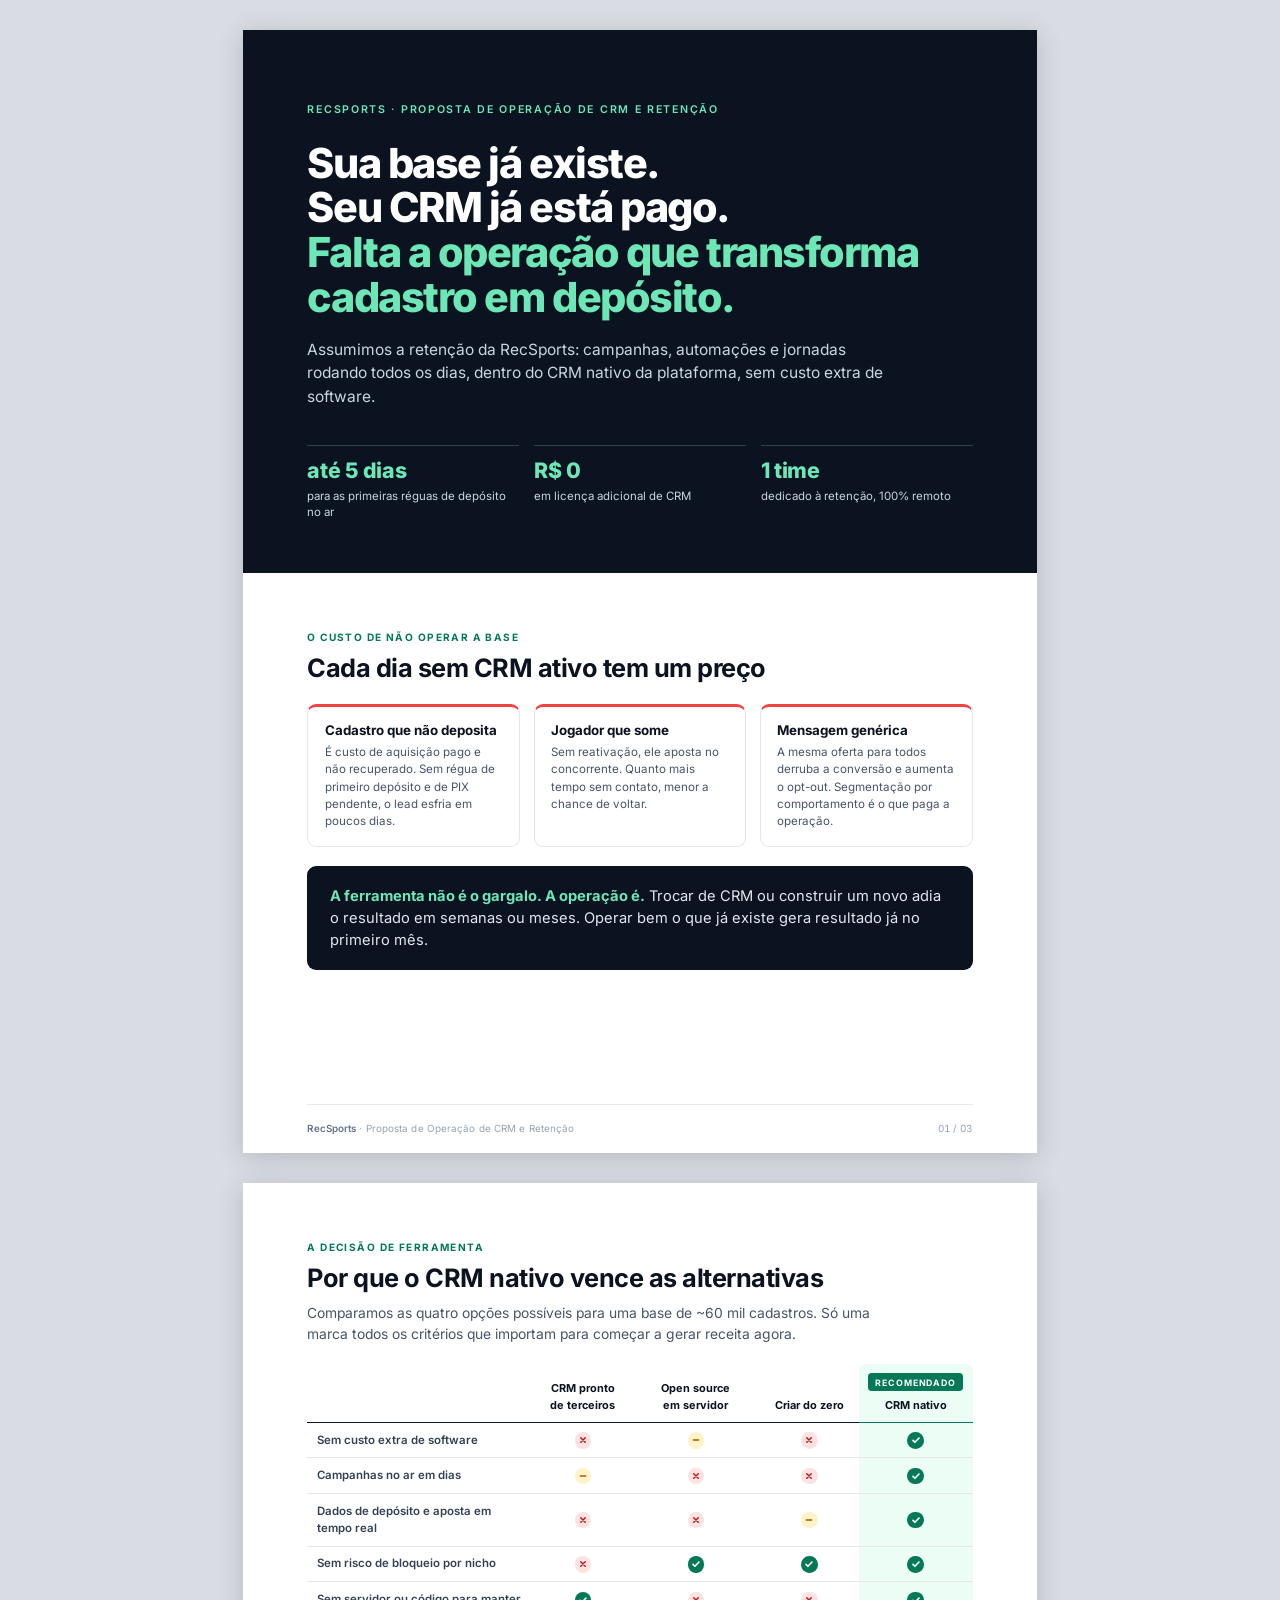
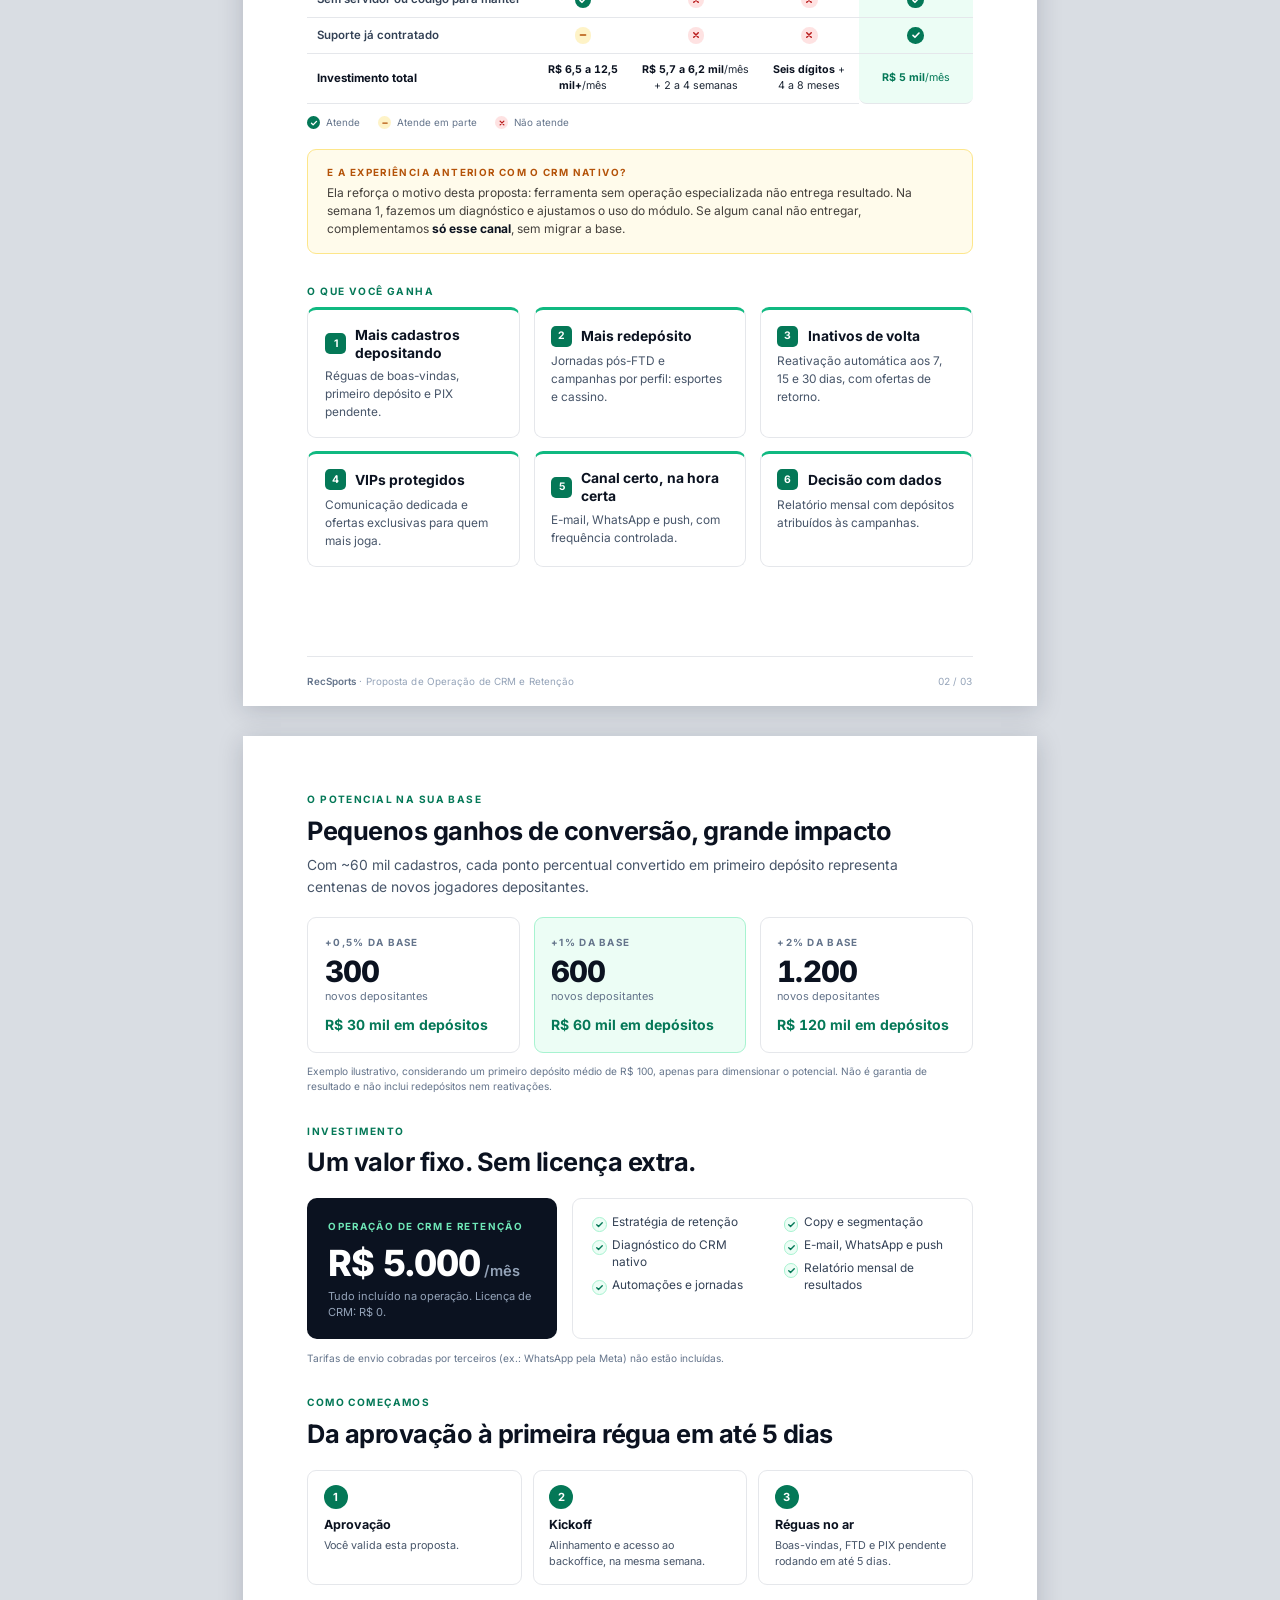
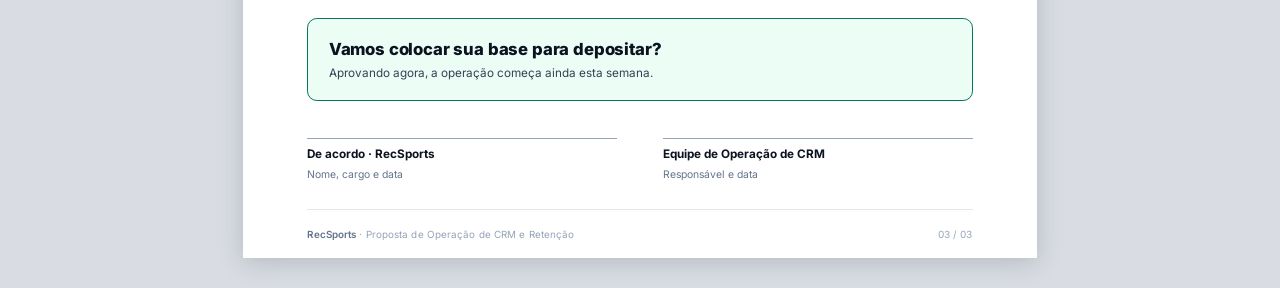
<file: proposta/proposta-comercial.html>
<!doctype html>
<html lang="pt-BR">
<head>
<meta charset="utf-8">
<meta name="viewport" content="width=device-width, initial-scale=1">
<title>Proposta Comercial · CRM e Retenção</title>
<style>
/* Proposta RecSports · Operação de CRM e Retenção — estilos de impressão (A4) */
@page { size: A4; margin: 0; }
@font-face { font-family: 'InterPDF'; font-weight: 400; font-style: normal; src: url('[data-uri]') format('woff2'); }
@font-face { font-family: 'InterPDF'; font-weight: 500; font-style: normal; src: url('[data-uri]') format('woff2'); }
@font-face { font-family: 'InterPDF'; font-weight: 600; font-style: normal; src: url('[data-uri]') format('woff2'); }
@font-face { font-family: 'InterPDF'; font-weight: 700; font-style: normal; src: url('[data-uri]') format('woff2'); }
@font-face { font-family: 'InterPDF'; font-weight: 800; font-style: normal; src: url('[data-uri]') format('woff2'); }

:root {
  --ink: #0b1220;
  --ink-2: #111a2e;
  --text: #1f2937;
  --muted: #64748b;
  --faint: #94a3b8;
  --line: #e5e7eb;
  --soft: #f6f8fa;
  --accent: #047857;
  --accent-2: #10b981;
  --accent-soft: #ecfdf5;
  --accent-line: #a7f3d0;
  --warn: #b45309;
  --warn-soft: #fffbeb;
  --warn-line: #fde68a;
  --bad: #b91c1c;
  --bad-soft: #fef2f2;
}

* { box-sizing: border-box; margin: 0; padding: 0; }
html { -webkit-print-color-adjust: exact; print-color-adjust: exact; }
body {
  font-family: 'InterPDF', 'Inter', system-ui, sans-serif;
  font-size: 9.5pt;
  line-height: 1.5;
  color: var(--text);
  background: #d9dde3;
  font-feature-settings: 'cv11', 'ss01';
}
@media print { body { background: #fff; } }

/* ---------- Página ---------- */
.page {
  width: 210mm;
  height: 297mm;
  background: #fff;
  position: relative;
  overflow: hidden;
  display: flex;
  flex-direction: column;
  break-after: page;
  page-break-after: always;
}
.page:last-child { break-after: auto; page-break-after: auto; }
@media screen { .page { margin: 8mm auto; box-shadow: 0 4px 24px rgba(15, 23, 42, .18); } }

.pad { flex: 1; padding: 15mm 17mm 0; display: flex; flex-direction: column; }
.foot {
  margin: 0 17mm;
  height: 13mm;
  border-top: 1px solid var(--line);
  display: flex;
  align-items: center;
  justify-content: space-between;
  font-size: 7.4pt;
  color: var(--faint);
  letter-spacing: .01em;
}
.foot b { color: var(--muted); font-weight: 600; }

/* ---------- Tipografia ---------- */
.eyebrow {
  font-size: 7.6pt;
  font-weight: 700;
  letter-spacing: .14em;
  text-transform: uppercase;
  color: var(--accent);
  margin-bottom: 2.2mm;
}
h2 {
  font-size: 19pt;
  line-height: 1.18;
  letter-spacing: -.02em;
  color: var(--ink);
  font-weight: 700;
  margin-bottom: 2.5mm;
}
h3 {
  font-size: 10.6pt;
  line-height: 1.3;
  color: var(--ink);
  font-weight: 700;
  margin-bottom: 1.2mm;
}
.lead { font-size: 10.4pt; color: #475569; line-height: 1.55; max-width: 158mm; }
p + p { margin-top: 2mm; }
strong { color: var(--ink); font-weight: 650; }
.muted { color: var(--muted); }
.small { font-size: 8pt; }
.note { font-size: 7.6pt; color: var(--muted); line-height: 1.45; }
.num { font-variant-numeric: tabular-nums; }
.section { margin-top: 8mm; }
.section:first-child { margin-top: 0; }
.gap-s { margin-top: 3mm; }
.gap-m { margin-top: 5mm; }
.gap-l { margin-top: 8mm; }
.grow { flex: 1; }

/* ---------- Capa ---------- */
.cover-top {
  background: var(--ink);
  color: #e2e8f0;
  padding: 17mm 17mm 11mm;
  position: relative;
}
.cover-top::after {
  content: '';
  position: absolute;
  left: 17mm; bottom: 0;
  width: 26mm; height: 1.4mm;
  background: var(--accent-2);
}
.cover-kicker {
  font-size: 8pt; font-weight: 600; letter-spacing: .16em; text-transform: uppercase;
  color: #6ee7b7;
}
.cover-top h1 {
  font-size: 38pt; line-height: 1.04; letter-spacing: -.035em; font-weight: 800;
  color: #fff; margin: 6mm 0 4mm;
}
.cover-lead { font-size: 12.2pt; line-height: 1.5; color: #cbd5e1; max-width: 150mm; }
.cover-meta {
  display: grid; grid-template-columns: repeat(3, 1fr); gap: 6mm;
  margin-top: 9mm; padding-top: 4.4mm; border-top: 1px solid rgba(148, 163, 184, .25);
}
.cover-meta span { display: block; font-size: 7.2pt; text-transform: uppercase; letter-spacing: .12em; color: #94a3b8; margin-bottom: 1mm; }
.cover-meta strong { color: #fff; font-size: 10.5pt; font-weight: 600; }

.summary { font-size: 10.6pt; line-height: 1.6; color: #334155; }
.summary strong { color: var(--ink); }

/* KPIs */
.kpis { display: grid; grid-template-columns: repeat(4, 1fr); gap: 3mm; }
.kpi { border: 1px solid var(--line); border-radius: 2.2mm; padding: 3.6mm 3.6mm 3.2mm; background: #fff; }
.kpi .v { font-size: 16pt; font-weight: 800; letter-spacing: -.02em; color: var(--ink); line-height: 1.1; white-space: nowrap; }
.kpi .v small { font-size: 9pt; font-weight: 700; letter-spacing: 0; }
.kpi .l { font-size: 7.8pt; color: var(--muted); margin-top: 1.4mm; line-height: 1.35; }
.kpi.hl { background: var(--accent-soft); border-color: var(--accent-line); }
.kpi.hl .v { color: var(--accent); }

/* Caixa de recomendação */
.reco {
  border-radius: 2.4mm;
  background: var(--accent-soft);
  border: 1px solid var(--accent-line);
  border-left: 1.4mm solid var(--accent);
  padding: 4.2mm 5mm;
}
.reco .tag { font-size: 7.4pt; font-weight: 700; letter-spacing: .14em; text-transform: uppercase; color: var(--accent); }
.reco .t { font-size: 12pt; font-weight: 700; color: var(--ink); margin: 1mm 0 1mm; letter-spacing: -.01em; }
.reco p { font-size: 9.2pt; color: #334155; }

.callout {
  border-radius: 2.4mm;
  background: var(--warn-soft);
  border: 1px solid var(--warn-line);
  padding: 4mm 5mm;
}
.callout .tag { font-size: 7.4pt; font-weight: 700; letter-spacing: .14em; text-transform: uppercase; color: var(--warn); margin-bottom: 1mm; }
.callout p { font-size: 9pt; color: #44403c; }

.box { border: 1px solid var(--line); border-radius: 2.4mm; padding: 4mm 5mm; background: #fff; }
.box.soft { background: var(--soft); }

/* Sumário */
.toc { display: grid; grid-template-columns: 1fr 1fr; column-gap: 9mm; row-gap: 0; }
.toc div { display: flex; gap: 3mm; padding: 1.8mm 0; border-bottom: 1px solid var(--line); font-size: 8.9pt; color: #334155; }
.toc div b { color: var(--accent); font-weight: 700; width: 6mm; }
.toc div i { margin-left: auto; font-style: normal; color: var(--faint); font-variant-numeric: tabular-nums; }

/* ---------- Tabela comparativa ---------- */
table.cmp { width: 100%; border-collapse: separate; border-spacing: 0; font-size: 8.25pt; line-height: 1.38; }
table.cmp th, table.cmp td { padding: 2.3mm 2.6mm; vertical-align: top; text-align: left; border-bottom: 1px solid var(--line); }
table.cmp thead th { font-size: 8.4pt; color: var(--ink); font-weight: 700; border-bottom: 1.5px solid var(--ink); padding-bottom: 2.6mm; vertical-align: bottom; }
table.cmp thead th .sub { display: block; font-weight: 500; color: var(--muted); font-size: 7.4pt; margin-top: .6mm; }
table.cmp tbody th { font-weight: 650; color: var(--ink); width: 23%; font-size: 8.2pt; }
table.cmp td { width: 25.66%; color: #334155; }
table.cmp .rec { background: var(--accent-soft); }
table.cmp thead th.rec { border-top-left-radius: 2mm; border-top-right-radius: 2mm; border-bottom-color: var(--accent); }
table.cmp thead th.rec .badge { display: table; margin-bottom: 1.6mm; }
table.cmp tr.vrow th, table.cmp tr.vrow td { border-bottom: none; padding-top: 3mm; font-weight: 650; color: var(--ink); }
table.cmp tr.vrow td.rec { color: var(--accent); border-bottom-left-radius: 2mm; border-bottom-right-radius: 2mm; }

.badge {
  font-size: 6.6pt; font-weight: 700; letter-spacing: .1em; text-transform: uppercase;
  background: var(--accent); color: #fff; padding: .7mm 1.8mm; border-radius: 1mm;
}

/* Indicadores (ponto + texto) */
.r { display: inline-block; width: 2.1mm; height: 2.1mm; border-radius: 50%; margin-right: 1.4mm; vertical-align: .15mm; }
.r.g { background: var(--accent-2); }
.r.y { background: #f59e0b; }
.r.b { background: #ef4444; }
.legend { display: flex; gap: 5mm; font-size: 7.4pt; color: var(--muted); }

/* ---------- Cards ---------- */
.grid2 { display: grid; grid-template-columns: 1fr 1fr; gap: 3.5mm; }
.grid3 { display: grid; grid-template-columns: repeat(3, 1fr); gap: 3.5mm; }
.grid4 { display: grid; grid-template-columns: repeat(4, 1fr); gap: 3mm; }
.card { border: 1px solid var(--line); border-radius: 2.4mm; padding: 4mm 4.4mm; background: #fff; }
.card p { font-size: 8.7pt; color: #475569; line-height: 1.5; }
.card .k { font-size: 7.2pt; font-weight: 700; letter-spacing: .13em; text-transform: uppercase; color: var(--muted); margin-bottom: 1.4mm; display: flex; align-items: center; gap: 2mm; }
.card .k .n { display: inline-flex; align-items: center; justify-content: center; width: 5.2mm; height: 5.2mm; border-radius: 1.2mm; background: var(--ink); color: #fff; font-size: 7.4pt; letter-spacing: 0; }
.card.risk { border-top: 1mm solid #ef4444; }
.card.deliv { border-top: 1mm solid var(--accent-2); }
.card.deliv .k .n { background: var(--accent); }

.stop {
  border-radius: 2.4mm; background: var(--soft); border: 1px solid var(--line); padding: 4mm 4.4mm;
}
.stop .big { font-size: 13pt; font-weight: 800; color: var(--bad); letter-spacing: -.01em; margin-bottom: 1mm; }

.bottomline {
  background: var(--ink); color: #e2e8f0; border-radius: 2.4mm; padding: 4.2mm 5mm; font-size: 9.3pt; line-height: 1.5;
}
.bottomline b { color: #6ee7b7; font-weight: 700; }

/* ---------- Jornada ---------- */
.journey { display: grid; grid-template-columns: repeat(5, 1fr); gap: 2.2mm; }
.stage { border: 1px solid var(--line); border-radius: 2.2mm; overflow: hidden; background: #fff; display: flex; flex-direction: column; }
.stage .h { background: var(--ink); color: #fff; padding: 2.6mm 3mm; font-size: 8.6pt; font-weight: 700; position: relative; }
.stage .h small { display: block; font-size: 6.6pt; font-weight: 600; letter-spacing: .12em; text-transform: uppercase; color: #6ee7b7; margin-bottom: .4mm; }
.stage .b { padding: 2.8mm 3mm 3mm; font-size: 7.9pt; color: #475569; line-height: 1.42; }
.stage .b strong { display: block; font-size: 7.9pt; color: var(--ink); margin-bottom: 1mm; }
.stage .b ul { list-style: none; }
.stage .b li { padding-left: 2.6mm; position: relative; margin-top: .6mm; }
.stage .b li::before { content: ''; position: absolute; left: 0; top: 1.7mm; width: 1.1mm; height: 1.1mm; border-radius: 50%; background: var(--accent-2); }
.stage.re .h { background: var(--accent); }
.stage.re .h small { color: #d1fae5; }
.journey-note { display: flex; align-items: center; gap: 2mm; font-size: 7.8pt; color: var(--muted); margin-top: 2.4mm; }
.arrow-row { display: grid; grid-template-columns: repeat(5, 1fr); gap: 2.2mm; margin-bottom: 1.2mm; font-size: 7pt; color: var(--faint); font-weight: 600; letter-spacing: .1em; text-transform: uppercase; }

/* ---------- Listas ---------- */
ul.check { list-style: none; }
ul.check li { position: relative; padding-left: 5.4mm; margin-top: 1.5mm; font-size: 8.9pt; color: #334155; line-height: 1.45; }
ul.check li::before {
  content: ''; position: absolute; left: 0; top: .9mm; width: 3.4mm; height: 3.4mm; border-radius: 50%;
  background: var(--accent-soft) url("data:image/svg+xml,%3Csvg xmlns='http://www.w3.org/2000/svg' viewBox='0 0 16 16'%3E%3Cpath d='M4 8.4l2.6 2.6L12 5.4' fill='none' stroke='%23047857' stroke-width='2' stroke-linecap='round' stroke-linejoin='round'/%3E%3C/svg%3E") center/2.8mm no-repeat;
  border: 1px solid var(--accent-line);
}
ul.check.light li { color: #cbd5e1; }
ul.check.light li::before { background-color: rgba(16, 185, 129, .16); border-color: rgba(110, 231, 183, .4); background-image: url("data:image/svg+xml,%3Csvg xmlns='http://www.w3.org/2000/svg' viewBox='0 0 16 16'%3E%3Cpath d='M4 8.4l2.6 2.6L12 5.4' fill='none' stroke='%236ee7b7' stroke-width='2' stroke-linecap='round' stroke-linejoin='round'/%3E%3C/svg%3E"); }
ul.dash { list-style: none; }
ul.dash li { position: relative; padding-left: 3.4mm; margin-top: 1mm; font-size: 8.6pt; color: #475569; }
ul.dash li::before { content: ''; position: absolute; left: 0; top: 2.1mm; width: 1.6mm; height: .35mm; background: var(--faint); }

/* ---------- Cronograma ---------- */
.timeline { display: grid; grid-template-columns: repeat(3, 1fr); gap: 3.5mm; position: relative; }
.phase { border: 1px solid var(--line); border-radius: 2.4mm; padding: 3.6mm 4.2mm 3.4mm; background: #fff; position: relative; }
.phase .when { font-size: 7.2pt; font-weight: 700; letter-spacing: .13em; text-transform: uppercase; color: var(--accent); }
.phase h3 { margin: 1mm 0 1.6mm; }
.phase .bar { position: absolute; top: -1px; left: -1px; right: -1px; height: 1mm; border-radius: 2.4mm 2.4mm 0 0; background: var(--accent-2); }
.phase:nth-child(2) .bar { background: #34d399; }
.phase:nth-child(3) .bar { background: #6ee7b7; }

.chips { display: flex; flex-wrap: wrap; gap: 2mm; }
.chip { font-size: 8pt; color: #334155; background: var(--soft); border: 1px solid var(--line); border-radius: 10mm; padding: 1.3mm 3.2mm; }

/* ---------- Investimento ---------- */
.invest { display: grid; grid-template-columns: 66mm 1fr; gap: 4mm; }
.price {
  background: var(--ink); color: #e2e8f0; border-radius: 2.6mm; padding: 5.5mm 5.5mm 5mm; display: flex; flex-direction: column;
}
.price .lbl { font-size: 7.4pt; font-weight: 700; letter-spacing: .14em; text-transform: uppercase; color: #6ee7b7; }
.price .val { font-size: 27pt; font-weight: 800; letter-spacing: -.03em; color: #fff; line-height: 1; margin-top: 3mm; white-space: nowrap; }
.price .val small { font-size: 11pt; font-weight: 600; color: #94a3b8; letter-spacing: 0; }
.price .sub { font-size: 8.3pt; color: #94a3b8; margin-top: 2mm; line-height: 1.45; }
.price .sep { border-top: 1px solid rgba(148, 163, 184, .25); margin: 4mm 0 3mm; }
.price .row { display: flex; justify-content: space-between; font-size: 8.4pt; padding: .8mm 0; }
.price .row b { color: #fff; font-weight: 650; }
.price .row.total b { color: #6ee7b7; }

table.tot { width: 100%; border-collapse: collapse; font-size: 8.5pt; }
table.tot th, table.tot td { padding: 2.2mm 2.6mm; border-bottom: 1px solid var(--line); text-align: left; }
table.tot thead th { font-size: 7.2pt; text-transform: uppercase; letter-spacing: .11em; color: var(--muted); font-weight: 700; border-bottom: 1.5px solid var(--ink); }
table.tot td.v { text-align: right; font-weight: 700; color: var(--ink); white-space: nowrap; font-variant-numeric: tabular-nums; }
table.tot thead th.v { text-align: right; }
table.tot tr.rec td { background: var(--accent-soft); color: var(--accent); font-weight: 650; }
table.tot tr.rec td.v { color: var(--accent); }

/* ---------- Recomendação final ---------- */
.verdict {
  background: var(--ink); color: #e2e8f0; border-radius: 3mm; padding: 8mm 8mm 7mm; position: relative; overflow: hidden;
}
.verdict .tag { font-size: 7.6pt; font-weight: 700; letter-spacing: .16em; text-transform: uppercase; color: #6ee7b7; }
.verdict .t { font-size: 19pt; font-weight: 800; letter-spacing: -.025em; color: #fff; line-height: 1.2; margin-top: 3mm; }
.verdict .t em { font-style: normal; color: #6ee7b7; }
.verdict p { font-size: 10pt; color: #cbd5e1; margin-top: 3mm; line-height: 1.55; max-width: 150mm; }

.reason { padding: 4mm 0 0; border-top: 2px solid var(--ink); }
.reason .v { font-size: 13.5pt; font-weight: 800; color: var(--accent); letter-spacing: -.015em; line-height: 1.15; }
.reason h3 { margin-top: 1.4mm; }
.reason p { font-size: 8.6pt; color: #475569; line-height: 1.5; }

.steps { display: grid; grid-template-columns: repeat(4, 1fr); gap: 3mm; counter-reset: s; }
.step { border: 1px solid var(--line); border-radius: 2.4mm; padding: 3.8mm 4mm; background: #fff; }
.step .n { width: 6.4mm; height: 6.4mm; border-radius: 50%; background: var(--accent); color: #fff; font-size: 8.4pt; font-weight: 700; display: flex; align-items: center; justify-content: center; margin-bottom: 2.2mm; }
.step h3 { font-size: 9.4pt; }
.step p { font-size: 8.1pt; color: #475569; line-height: 1.45; }

.cta {
  border-radius: 2.6mm; border: 1.5px solid var(--accent); background: var(--accent-soft);
  padding: 4.6mm 5.4mm; display: flex; align-items: center; justify-content: space-between; gap: 6mm;
}
.cta .t { font-size: 12.5pt; font-weight: 800; color: var(--ink); letter-spacing: -.01em; }
.cta p { font-size: 8.8pt; color: #334155; margin-top: .8mm; }
.cta .go { flex-shrink: 0; background: var(--accent); color: #fff; font-weight: 700; font-size: 9pt; padding: 2.6mm 4.6mm; border-radius: 1.6mm; }

/* ---------- Versão comercial ---------- */
.hero {
  background: var(--ink); color: #e2e8f0; padding: 19mm 17mm 14mm; position: relative;
}
.hero h1 { font-size: 31pt; line-height: 1.08; letter-spacing: -.035em; font-weight: 800; color: #fff; margin: 6mm 0 5mm; max-width: 172mm; }
.hero h1 em { font-style: normal; color: #6ee7b7; }
.hero p { font-size: 11.6pt; color: #cbd5e1; line-height: 1.5; max-width: 158mm; }
.promises { display: grid; grid-template-columns: repeat(3, 1fr); gap: 4mm; margin-top: 10mm; }
.promise { border-top: 1px solid rgba(148, 163, 184, .3); padding-top: 3.4mm; }
.promise .v { font-size: 16pt; font-weight: 800; color: #6ee7b7; letter-spacing: -.02em; line-height: 1.1; }
.promise .l { font-size: 8.6pt; color: #cbd5e1; margin-top: 1.4mm; line-height: 1.4; }

.pain { display: grid; grid-template-columns: repeat(3, 1fr); gap: 3.5mm; }
.pain .card { border-top: 1mm solid #ef4444; }
.pain .card h3 { font-size: 10pt; }

table.ticks { width: 100%; border-collapse: separate; border-spacing: 0; font-size: 8.6pt; }
table.ticks th, table.ticks td { padding: 2.3mm 2.6mm; border-bottom: 1px solid var(--line); text-align: center; vertical-align: middle; }
table.ticks th:first-child, table.ticks td:first-child { text-align: left; }
table.ticks thead th { font-size: 8.2pt; font-weight: 700; color: var(--ink); border-bottom: 1.5px solid var(--ink); vertical-align: bottom; }
table.ticks tbody td:first-child { color: #334155; font-weight: 550; }
table.ticks .rec { background: var(--accent-soft); }
table.ticks thead th.rec { border-top-left-radius: 2mm; border-top-right-radius: 2mm; border-bottom-color: var(--accent); }
table.ticks tr:last-child td.rec { border-bottom-left-radius: 2mm; border-bottom-right-radius: 2mm; }
.yes, .no, .mid { display: inline-block; width: 4.4mm; height: 4.4mm; border-radius: 50%; vertical-align: middle; background-position: center; background-repeat: no-repeat; background-size: 3.2mm; }
.yes { background-color: var(--accent); background-image: url("data:image/svg+xml,%3Csvg xmlns='http://www.w3.org/2000/svg' viewBox='0 0 16 16'%3E%3Cpath d='M4 8.4l2.6 2.6L12 5.4' fill='none' stroke='%23fff' stroke-width='2.2' stroke-linecap='round' stroke-linejoin='round'/%3E%3C/svg%3E"); }
.no { background-color: #fee2e2; background-image: url("data:image/svg+xml,%3Csvg xmlns='http://www.w3.org/2000/svg' viewBox='0 0 16 16'%3E%3Cpath d='M5 5l6 6M11 5l-6 6' fill='none' stroke='%23b91c1c' stroke-width='2' stroke-linecap='round'/%3E%3C/svg%3E"); }
.mid { background-color: #fef3c7; background-image: url("data:image/svg+xml,%3Csvg xmlns='http://www.w3.org/2000/svg' viewBox='0 0 16 16'%3E%3Cpath d='M4.5 8h7' fill='none' stroke='%23b45309' stroke-width='2' stroke-linecap='round'/%3E%3C/svg%3E"); }
.tick-legend { display: flex; gap: 5mm; font-size: 7.4pt; color: var(--muted); align-items: center; }
.tick-legend span { display: inline-flex; align-items: center; gap: 1.4mm; }
.tick-legend .yes, .tick-legend .no, .tick-legend .mid { width: 3.4mm; height: 3.4mm; background-size: 2.6mm; }

.potential { display: grid; grid-template-columns: repeat(3, 1fr); gap: 3.5mm; }
.pot { border: 1px solid var(--line); border-radius: 2.4mm; padding: 4.4mm; text-align: left; }
.pot .p { font-size: 7.4pt; font-weight: 700; letter-spacing: .13em; text-transform: uppercase; color: var(--muted); }
.pot .v { font-size: 22pt; font-weight: 800; color: var(--ink); letter-spacing: -.03em; line-height: 1.05; margin-top: 2mm; font-variant-numeric: tabular-nums; }
.pot .l { font-size: 8.2pt; color: var(--muted); }
.pot .d { font-size: 10.5pt; font-weight: 700; color: var(--accent); margin-top: 2.6mm; font-variant-numeric: tabular-nums; }
.pot.hl { background: var(--accent-soft); border-color: var(--accent-line); }

/* ---------- Versão resumida ---------- */
.mini-head { display: flex; justify-content: space-between; align-items: flex-end; padding-bottom: 4mm; border-bottom: 2px solid var(--ink); }
.mini-head h1 { font-size: 22pt; line-height: 1.1; letter-spacing: -.03em; font-weight: 800; color: var(--ink); margin-top: 1.4mm; }
.mini-head .meta { text-align: right; font-size: 8pt; color: var(--muted); line-height: 1.5; }
.mini-head .meta b { color: var(--ink); }
.oneliner { font-size: 11.4pt; line-height: 1.5; color: var(--ink); font-weight: 600; letter-spacing: -.005em; }
.oneliner em { font-style: normal; color: var(--accent); }
.h-s { font-size: 11pt; font-weight: 700; color: var(--ink); margin-bottom: 2.4mm; display: flex; align-items: baseline; gap: 2.4mm; }
.h-s b { font-size: 7.4pt; color: var(--accent); letter-spacing: .12em; }

/* Cabeçalho dos cards de entrega */
.dh { display: flex; align-items: center; gap: 2.4mm; margin-bottom: 1.8mm; }
.dh h3 { margin: 0; font-size: 10.4pt; }
.dh .n { display: inline-flex; align-items: center; justify-content: center; flex-shrink: 0; width: 5.6mm; height: 5.6mm; border-radius: 1.3mm; background: var(--accent); color: #fff; font-size: 7.8pt; font-weight: 700; }
.card.deliv p { font-size: 8.9pt; }

/* Aceite */
.sign { display: grid; grid-template-columns: 1fr 1fr; gap: 12mm; margin-top: 12mm; }
.sign .line { border-top: 1px solid #94a3b8; margin-bottom: 1.8mm; }
.sign b { display: block; font-size: 8.8pt; color: var(--ink); }
.sign span { font-size: 7.8pt; color: var(--muted); }

/* Lista compacta de entregas (versão resumida) */
.dl { display: grid; grid-template-columns: repeat(3, 1fr); column-gap: 4mm; row-gap: 3mm; }
.dl div { border-left: 1mm solid var(--accent-2); padding: .4mm 0 .4mm 3mm; }
.dl b { display: block; font-size: 9pt; color: var(--ink); font-weight: 700; }
.dl b em { font-style: normal; font-weight: 500; color: var(--muted); }
.dl span { display: block; font-size: 8pt; color: #475569; line-height: 1.42; margin-top: .4mm; }

</style>
</head>
<body>

<!-- ===================== PÁGINA 1 · GANCHO ===================== -->
<section class="page">
  <div class="hero">
    <div class="cover-kicker">RecSports · Proposta de Operação de CRM e Retenção</div>
    <h1>Sua base já existe.<br>Seu CRM já está pago.<br><em>Falta a operação que transforma cadastro em depósito.</em></h1>
    <p>Assumimos a retenção da RecSports: campanhas, automações e jornadas rodando todos os dias, dentro do CRM nativo da plataforma, sem custo extra de software.</p>
    <div class="promises">
      <div class="promise"><div class="v">até 5 dias</div><div class="l">para as primeiras réguas de depósito no ar</div></div>
      <div class="promise"><div class="v">R$ 0</div><div class="l">em licença adicional de CRM</div></div>
      <div class="promise"><div class="v">1 time</div><div class="l">dedicado à retenção, 100% remoto</div></div>
    </div>
  </div>

  <div class="pad">
    <div class="eyebrow">O custo de não operar a base</div>
    <h2>Cada dia sem CRM ativo tem um preço</h2>
    <div class="pain gap-s">
      <div class="card"><h3>Cadastro que não deposita</h3><p>É custo de aquisição pago e não recuperado. Sem régua de primeiro depósito e de PIX pendente, o lead esfria em poucos dias.</p></div>
      <div class="card"><h3>Jogador que some</h3><p>Sem reativação, ele aposta no concorrente. Quanto mais tempo sem contato, menor a chance de voltar.</p></div>
      <div class="card"><h3>Mensagem genérica</h3><p>A mesma oferta para todos derruba a conversão e aumenta o opt-out. Segmentação por comportamento é o que paga a operação.</p></div>
    </div>

    <div class="bottomline gap-m" style="font-size:11pt;padding:5mm 6mm"><b>A ferramenta não é o gargalo. A operação é.</b> Trocar de CRM ou construir um novo adia o resultado em semanas ou meses. Operar bem o que já existe gera resultado já no primeiro mês.</div>
    <div class="grow"></div>
    <div style="height:6mm"></div>
  </div>
  <div class="foot"><span><b>RecSports</b> · Proposta de Operação de CRM e Retenção</span><span class="num">01 / 03</span></div>
</section>

<!-- ===================== PÁGINA 2 · POR QUE NATIVO + O QUE VOCÊ GANHA ===================== -->
<section class="page">
  <div class="pad">
    <div class="eyebrow">A decisão de ferramenta</div>
    <h2>Por que o CRM nativo vence as alternativas</h2>
    <p class="lead">Comparamos as quatro opções possíveis para uma base de ~60 mil cadastros. Só uma marca todos os critérios que importam para começar a gerar receita agora.</p>

    <table class="ticks gap-m">
      <thead>
        <tr>
          <th style="width:34%"></th>
          <th>CRM pronto<br>de terceiros</th>
          <th>Open source<br>em servidor</th>
          <th>Criar do zero</th>
          <th class="rec"><span class="badge" style="display:table;margin:0 auto 1.4mm">Recomendado</span>CRM nativo</th>
        </tr>
      </thead>
      <tbody>
        <tr><td>Sem custo extra de software</td><td><i class="no"></i></td><td><i class="mid"></i></td><td><i class="no"></i></td><td class="rec"><i class="yes"></i></td></tr>
        <tr><td>Campanhas no ar em dias</td><td><i class="mid"></i></td><td><i class="no"></i></td><td><i class="no"></i></td><td class="rec"><i class="yes"></i></td></tr>
        <tr><td>Dados de depósito e aposta em tempo real</td><td><i class="no"></i></td><td><i class="no"></i></td><td><i class="mid"></i></td><td class="rec"><i class="yes"></i></td></tr>
        <tr><td>Sem risco de bloqueio por nicho</td><td><i class="no"></i></td><td><i class="yes"></i></td><td><i class="yes"></i></td><td class="rec"><i class="yes"></i></td></tr>
        <tr><td>Sem servidor ou código para manter</td><td><i class="yes"></i></td><td><i class="no"></i></td><td><i class="no"></i></td><td class="rec"><i class="yes"></i></td></tr>
        <tr><td>Suporte já contratado</td><td><i class="mid"></i></td><td><i class="no"></i></td><td><i class="no"></i></td><td class="rec"><i class="yes"></i></td></tr>
        <tr><td><strong>Investimento total</strong></td><td class="small num"><strong>R$ 6,5 a 12,5 mil+</strong>/mês</td><td class="small num"><strong>R$ 5,7 a 6,2 mil</strong>/mês + 2 a 4 semanas</td><td class="small"><strong>Seis dígitos</strong> + 4 a 8 meses</td><td class="rec small num" style="color:var(--accent)"><strong style="color:var(--accent)">R$ 5 mil</strong>/mês</td></tr>
      </tbody>
    </table>
    <div class="tick-legend gap-s"><span><i class="yes"></i>Atende</span><span><i class="mid"></i>Atende em parte</span><span><i class="no"></i>Não atende</span></div>

    <div class="callout gap-m">
      <div class="tag">E a experiência anterior com o CRM nativo?</div>
      <p>Ela reforça o motivo desta proposta: ferramenta sem operação especializada não entrega resultado. Na semana 1, fazemos um diagnóstico e ajustamos o uso do módulo. Se algum canal não entregar, complementamos <strong>só esse canal</strong>, sem migrar a base.</p>
    </div>

    <div class="eyebrow gap-l">O que você ganha</div>
    <div class="grid3">
      <div class="card deliv"><div class="dh"><span class="n">1</span><h3>Mais cadastros depositando</h3></div><p>Réguas de boas-vindas, primeiro depósito e PIX pendente.</p></div>
      <div class="card deliv"><div class="dh"><span class="n">2</span><h3>Mais redepósito</h3></div><p>Jornadas pós-FTD e campanhas por perfil: esportes e cassino.</p></div>
      <div class="card deliv"><div class="dh"><span class="n">3</span><h3>Inativos de volta</h3></div><p>Reativação automática aos 7, 15 e 30 dias, com ofertas de retorno.</p></div>
      <div class="card deliv"><div class="dh"><span class="n">4</span><h3>VIPs protegidos</h3></div><p>Comunicação dedicada e ofertas exclusivas para quem mais joga.</p></div>
      <div class="card deliv"><div class="dh"><span class="n">5</span><h3>Canal certo, na hora certa</h3></div><p>E-mail, WhatsApp e push, com frequência controlada.</p></div>
      <div class="card deliv"><div class="dh"><span class="n">6</span><h3>Decisão com dados</h3></div><p>Relatório mensal com depósitos atribuídos às campanhas.</p></div>
    </div>
    <div class="grow"></div>
    <div style="height:6mm"></div>
  </div>
  <div class="foot"><span><b>RecSports</b> · Proposta de Operação de CRM e Retenção</span><span class="num">02 / 03</span></div>
</section>

<!-- ===================== PÁGINA 3 · POTENCIAL + INVESTIMENTO + FECHAMENTO ===================== -->
<section class="page">
  <div class="pad">
    <div class="eyebrow">O potencial na sua base</div>
    <h2>Pequenos ganhos de conversão, grande impacto</h2>
    <p class="lead">Com ~60 mil cadastros, cada ponto percentual convertido em primeiro depósito representa centenas de novos jogadores depositantes.</p>

    <div class="potential gap-m">
      <div class="pot"><div class="p">+0,5% da base</div><div class="v">300</div><div class="l">novos depositantes</div><div class="d">R$ 30 mil em depósitos</div></div>
      <div class="pot hl"><div class="p">+1% da base</div><div class="v">600</div><div class="l">novos depositantes</div><div class="d">R$ 60 mil em depósitos</div></div>
      <div class="pot"><div class="p">+2% da base</div><div class="v">1.200</div><div class="l">novos depositantes</div><div class="d">R$ 120 mil em depósitos</div></div>
    </div>
    <p class="note gap-s">Exemplo ilustrativo, considerando um primeiro depósito médio de R$ 100, apenas para dimensionar o potencial. Não é garantia de resultado e não inclui redepósitos nem reativações.</p>

    <div class="section">
      <div class="eyebrow">Investimento</div>
      <h2>Um valor fixo. Sem licença extra.</h2>
    </div>
    <div class="invest gap-s">
      <div class="price">
        <div class="lbl">Operação de CRM e Retenção</div>
        <div class="val num">R$ 5.000<small> /mês</small></div>
        <div class="sub">Tudo incluído na operação. Licença de CRM: R$ 0.</div>
      </div>
      <div class="box">
        <ul class="check" style="columns:2;column-gap:6mm">
          <li style="margin-top:0">Estratégia de retenção</li>
          <li>Diagnóstico do CRM nativo</li>
          <li>Automações e jornadas</li>
          <li>Copy e segmentação</li>
          <li>E-mail, WhatsApp e push</li>
          <li>Relatório mensal de resultados</li>
        </ul>
      </div>
    </div>
    <p class="note gap-s">Tarifas de envio cobradas por terceiros (ex.: WhatsApp pela Meta) não estão incluídas.</p>

    <div class="section">
      <div class="eyebrow">Como começamos</div>
      <h2>Da aprovação à primeira régua em até 5 dias</h2>
    </div>
    <div class="steps gap-s" style="grid-template-columns:repeat(3,1fr)">
      <div class="step"><div class="n">1</div><h3>Aprovação</h3><p>Você valida esta proposta.</p></div>
      <div class="step"><div class="n">2</div><h3>Kickoff</h3><p>Alinhamento e acesso ao backoffice, na mesma semana.</p></div>
      <div class="step"><div class="n">3</div><h3>Réguas no ar</h3><p>Boas-vindas, FTD e PIX pendente rodando em até 5 dias.</p></div>
    </div>

    <div class="grow"></div>
    <div class="cta">
      <div>
        <div class="t">Vamos colocar sua base para depositar?</div>
        <p>Aprovando agora, a operação começa ainda esta semana.</p>
      </div>
    </div>
    <div class="sign" style="margin-bottom:7mm;margin-top:10mm">
      <div><div class="line"></div><b>De acordo · RecSports</b><span>Nome, cargo e data</span></div>
      <div><div class="line"></div><b>Equipe de Operação de CRM</b><span>Responsável e data</span></div>
    </div>
  </div>
  <div class="foot"><span><b>RecSports</b> · Proposta de Operação de CRM e Retenção</span><span class="num">03 / 03</span></div>
</section>

<script>
(function () {
  function fit() {
    var w = document.documentElement.clientWidth, a4 = 794 + 24;
    document.body.style.zoom = w < a4 ? String(w / a4) : '';
  }
  fit(); addEventListener('resize', fit);
})();
</script>
</body>
</html>
</file>
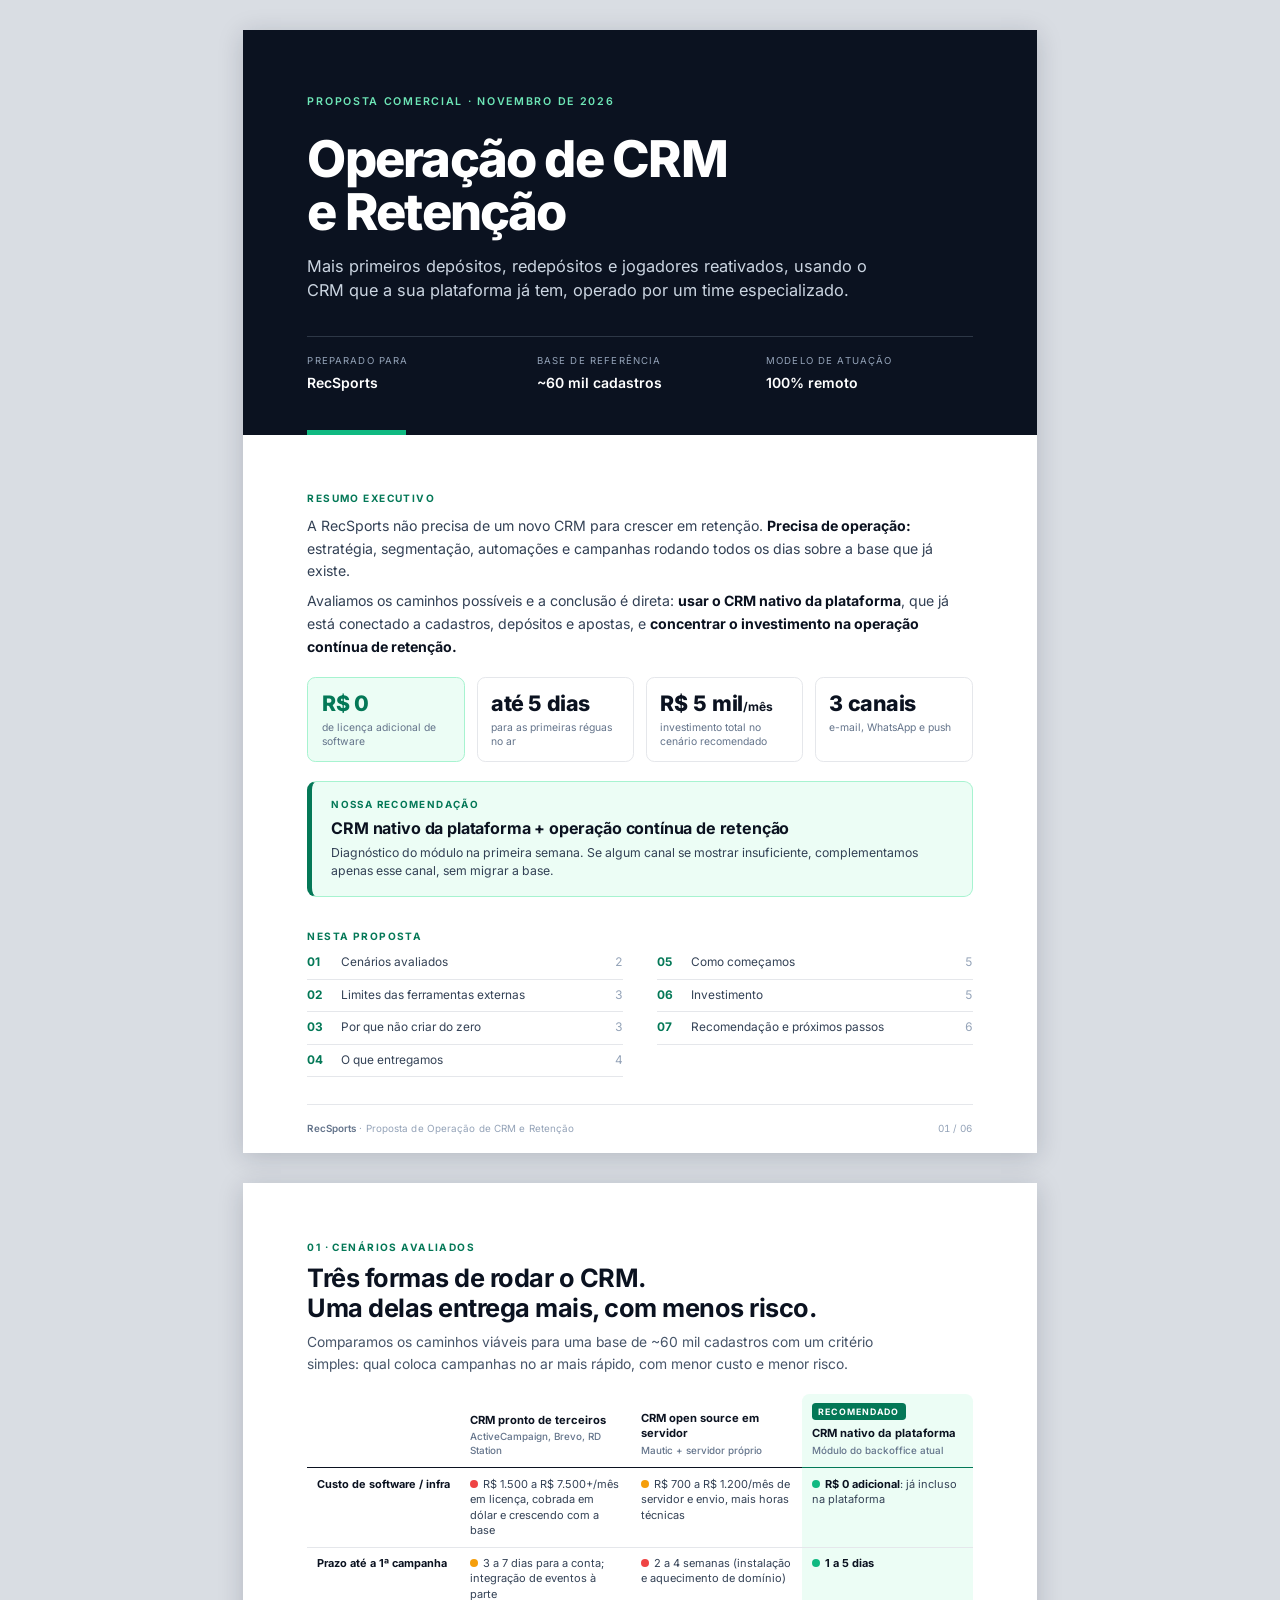
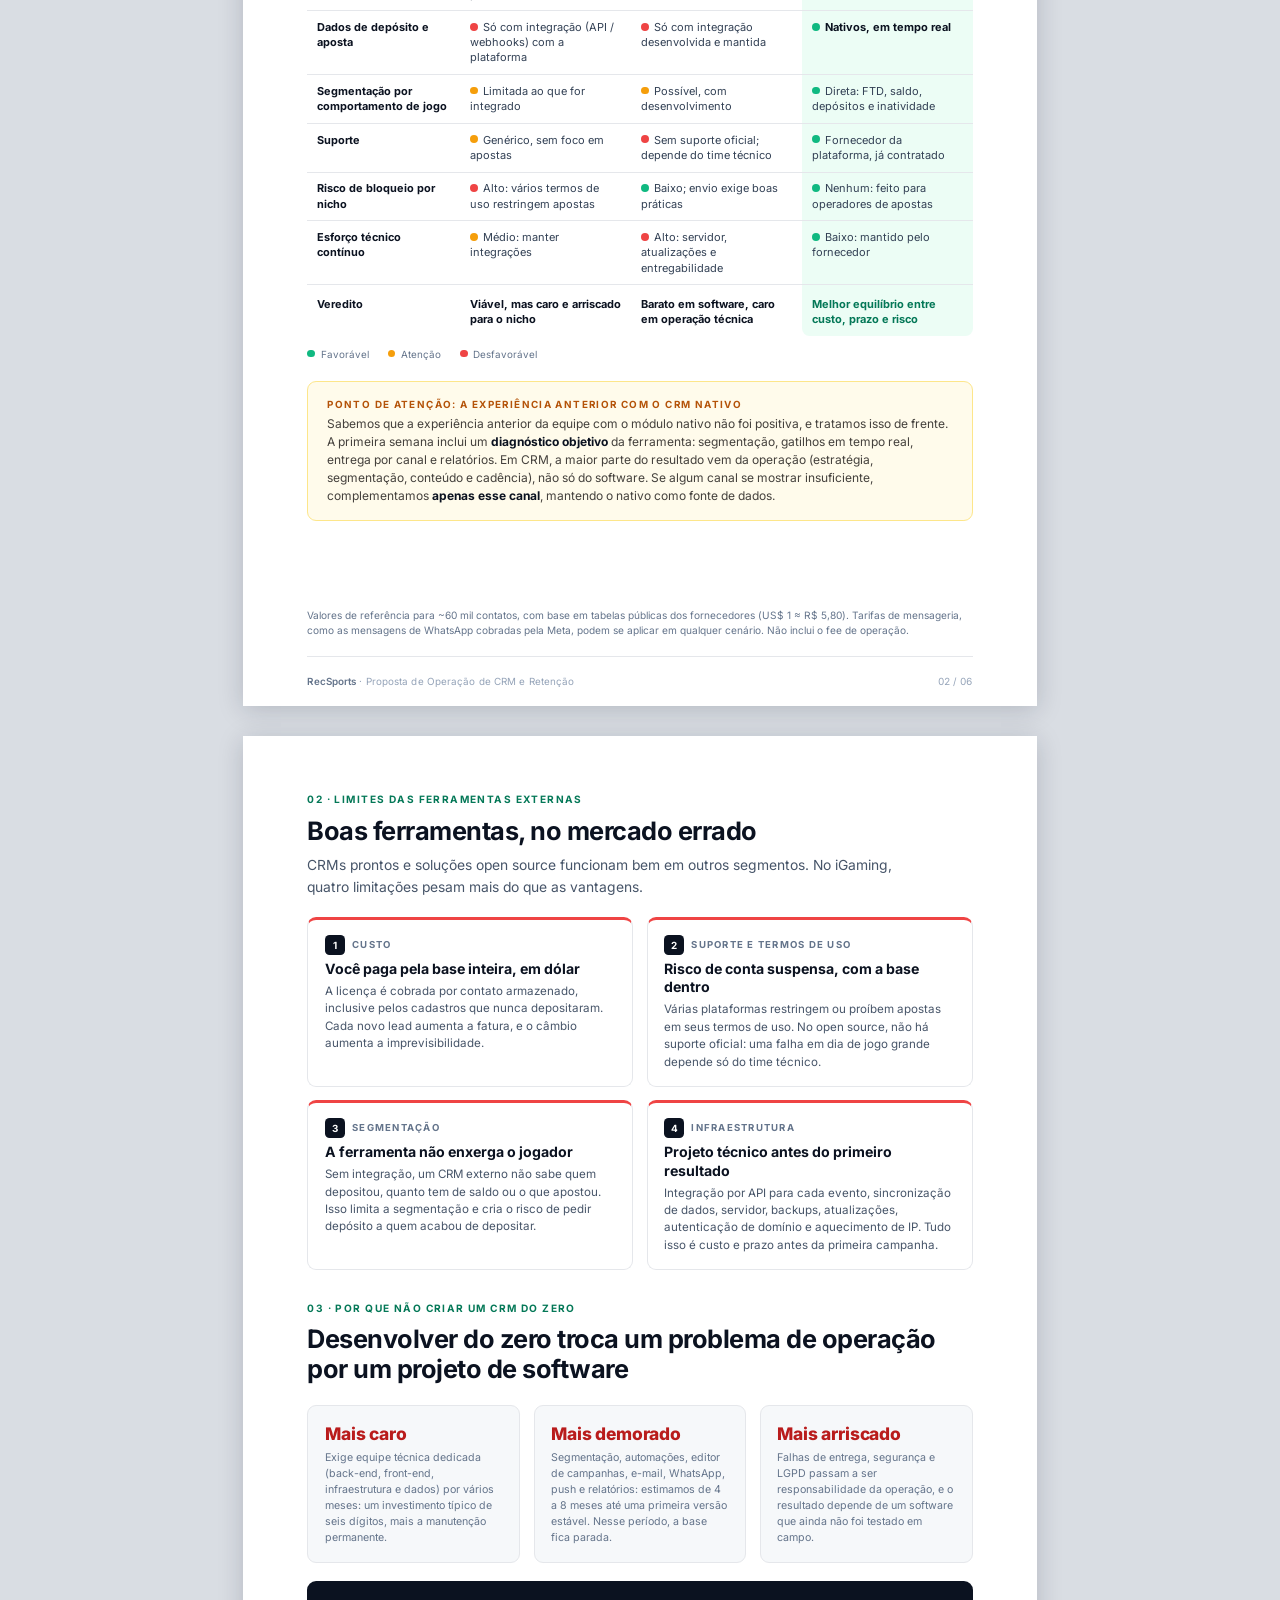
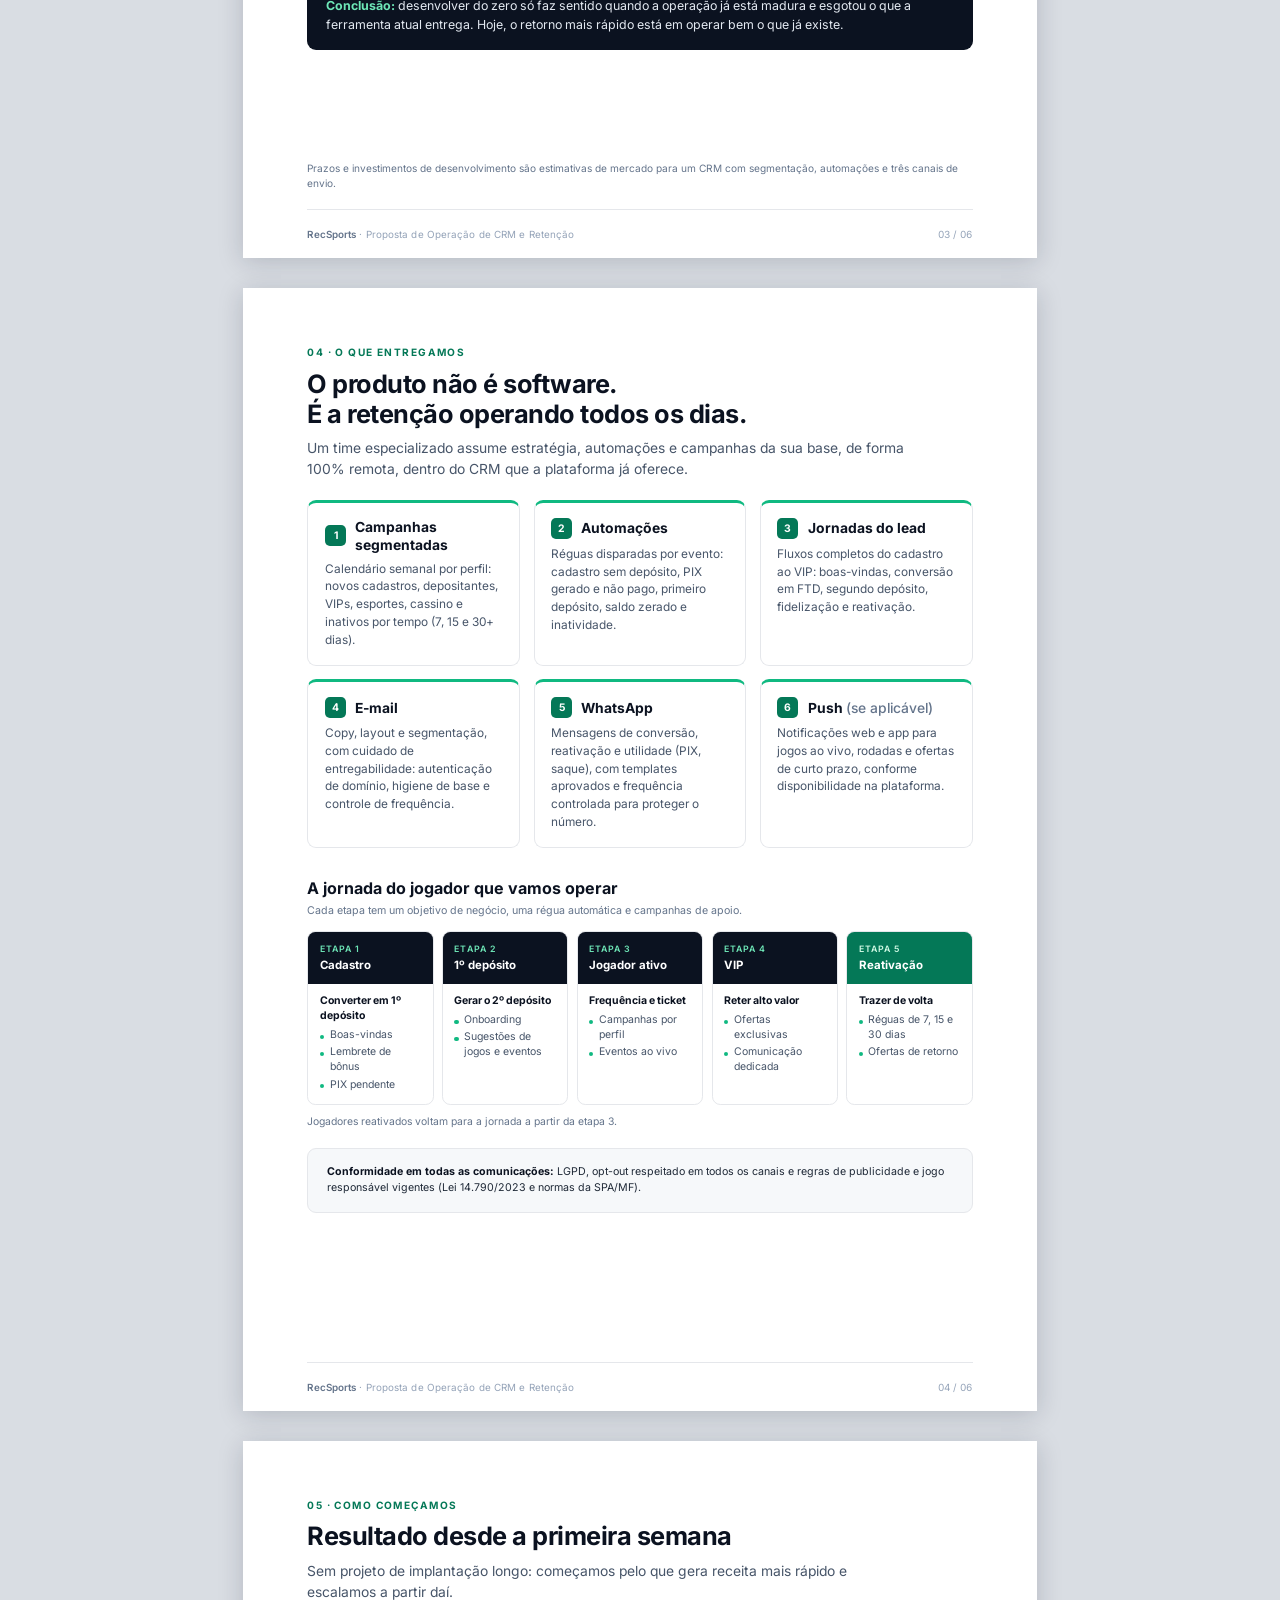
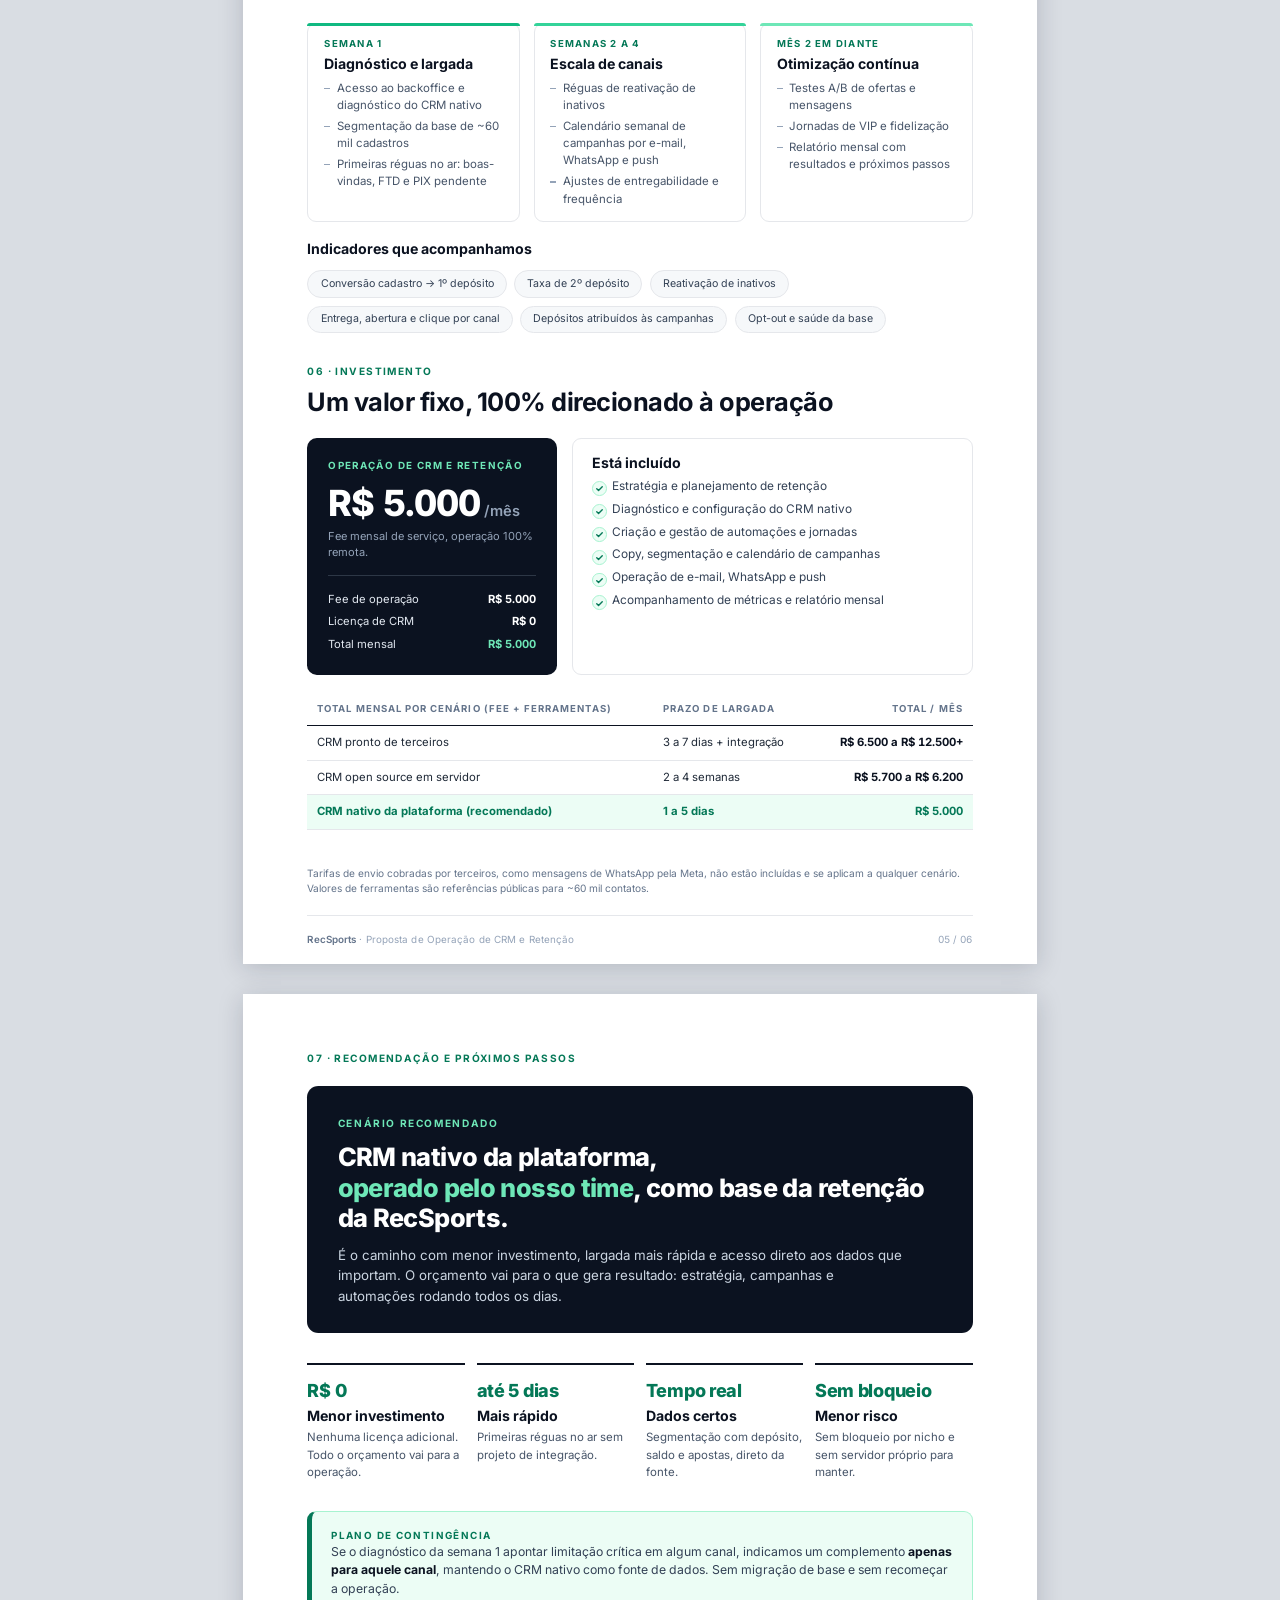
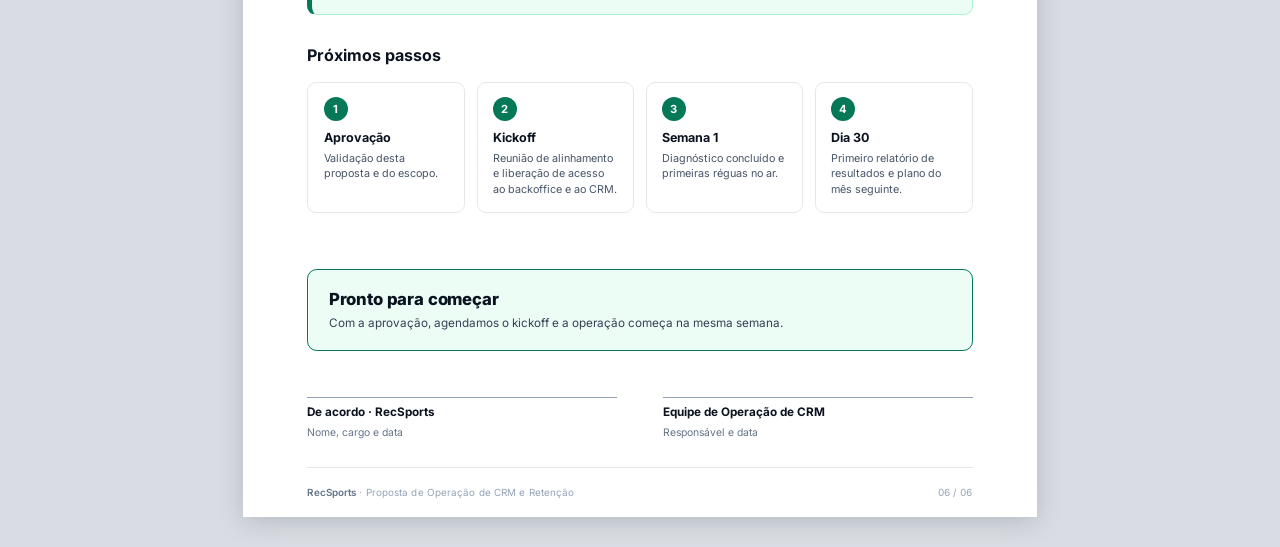
<file: proposta/proposta-completa.html>
<!doctype html>
<html lang="pt-BR">
<head>
<meta charset="utf-8">
<meta name="viewport" content="width=device-width, initial-scale=1">
<title>Proposta · Operação de CRM e Retenção</title>
<style>
/* Proposta RecSports · Operação de CRM e Retenção — estilos de impressão (A4) */
@page { size: A4; margin: 0; }
@font-face { font-family: 'InterPDF'; font-weight: 400; font-style: normal; src: url('[data-uri]') format('woff2'); }
@font-face { font-family: 'InterPDF'; font-weight: 500; font-style: normal; src: url('[data-uri]') format('woff2'); }
@font-face { font-family: 'InterPDF'; font-weight: 600; font-style: normal; src: url('[data-uri]') format('woff2'); }
@font-face { font-family: 'InterPDF'; font-weight: 700; font-style: normal; src: url('[data-uri]') format('woff2'); }
@font-face { font-family: 'InterPDF'; font-weight: 800; font-style: normal; src: url('[data-uri]') format('woff2'); }

:root {
  --ink: #0b1220;
  --ink-2: #111a2e;
  --text: #1f2937;
  --muted: #64748b;
  --faint: #94a3b8;
  --line: #e5e7eb;
  --soft: #f6f8fa;
  --accent: #047857;
  --accent-2: #10b981;
  --accent-soft: #ecfdf5;
  --accent-line: #a7f3d0;
  --warn: #b45309;
  --warn-soft: #fffbeb;
  --warn-line: #fde68a;
  --bad: #b91c1c;
  --bad-soft: #fef2f2;
}

* { box-sizing: border-box; margin: 0; padding: 0; }
html { -webkit-print-color-adjust: exact; print-color-adjust: exact; }
body {
  font-family: 'InterPDF', 'Inter', system-ui, sans-serif;
  font-size: 9.5pt;
  line-height: 1.5;
  color: var(--text);
  background: #d9dde3;
  font-feature-settings: 'cv11', 'ss01';
}
@media print { body { background: #fff; } }

/* ---------- Página ---------- */
.page {
  width: 210mm;
  height: 297mm;
  background: #fff;
  position: relative;
  overflow: hidden;
  display: flex;
  flex-direction: column;
  break-after: page;
  page-break-after: always;
}
.page:last-child { break-after: auto; page-break-after: auto; }
@media screen { .page { margin: 8mm auto; box-shadow: 0 4px 24px rgba(15, 23, 42, .18); } }

.pad { flex: 1; padding: 15mm 17mm 0; display: flex; flex-direction: column; }
.foot {
  margin: 0 17mm;
  height: 13mm;
  border-top: 1px solid var(--line);
  display: flex;
  align-items: center;
  justify-content: space-between;
  font-size: 7.4pt;
  color: var(--faint);
  letter-spacing: .01em;
}
.foot b { color: var(--muted); font-weight: 600; }

/* ---------- Tipografia ---------- */
.eyebrow {
  font-size: 7.6pt;
  font-weight: 700;
  letter-spacing: .14em;
  text-transform: uppercase;
  color: var(--accent);
  margin-bottom: 2.2mm;
}
h2 {
  font-size: 19pt;
  line-height: 1.18;
  letter-spacing: -.02em;
  color: var(--ink);
  font-weight: 700;
  margin-bottom: 2.5mm;
}
h3 {
  font-size: 10.6pt;
  line-height: 1.3;
  color: var(--ink);
  font-weight: 700;
  margin-bottom: 1.2mm;
}
.lead { font-size: 10.4pt; color: #475569; line-height: 1.55; max-width: 158mm; }
p + p { margin-top: 2mm; }
strong { color: var(--ink); font-weight: 650; }
.muted { color: var(--muted); }
.small { font-size: 8pt; }
.note { font-size: 7.6pt; color: var(--muted); line-height: 1.45; }
.num { font-variant-numeric: tabular-nums; }
.section { margin-top: 8mm; }
.section:first-child { margin-top: 0; }
.gap-s { margin-top: 3mm; }
.gap-m { margin-top: 5mm; }
.gap-l { margin-top: 8mm; }
.grow { flex: 1; }

/* ---------- Capa ---------- */
.cover-top {
  background: var(--ink);
  color: #e2e8f0;
  padding: 17mm 17mm 11mm;
  position: relative;
}
.cover-top::after {
  content: '';
  position: absolute;
  left: 17mm; bottom: 0;
  width: 26mm; height: 1.4mm;
  background: var(--accent-2);
}
.cover-kicker {
  font-size: 8pt; font-weight: 600; letter-spacing: .16em; text-transform: uppercase;
  color: #6ee7b7;
}
.cover-top h1 {
  font-size: 38pt; line-height: 1.04; letter-spacing: -.035em; font-weight: 800;
  color: #fff; margin: 6mm 0 4mm;
}
.cover-lead { font-size: 12.2pt; line-height: 1.5; color: #cbd5e1; max-width: 150mm; }
.cover-meta {
  display: grid; grid-template-columns: repeat(3, 1fr); gap: 6mm;
  margin-top: 9mm; padding-top: 4.4mm; border-top: 1px solid rgba(148, 163, 184, .25);
}
.cover-meta span { display: block; font-size: 7.2pt; text-transform: uppercase; letter-spacing: .12em; color: #94a3b8; margin-bottom: 1mm; }
.cover-meta strong { color: #fff; font-size: 10.5pt; font-weight: 600; }

.summary { font-size: 10.6pt; line-height: 1.6; color: #334155; }
.summary strong { color: var(--ink); }

/* KPIs */
.kpis { display: grid; grid-template-columns: repeat(4, 1fr); gap: 3mm; }
.kpi { border: 1px solid var(--line); border-radius: 2.2mm; padding: 3.6mm 3.6mm 3.2mm; background: #fff; }
.kpi .v { font-size: 16pt; font-weight: 800; letter-spacing: -.02em; color: var(--ink); line-height: 1.1; white-space: nowrap; }
.kpi .v small { font-size: 9pt; font-weight: 700; letter-spacing: 0; }
.kpi .l { font-size: 7.8pt; color: var(--muted); margin-top: 1.4mm; line-height: 1.35; }
.kpi.hl { background: var(--accent-soft); border-color: var(--accent-line); }
.kpi.hl .v { color: var(--accent); }

/* Caixa de recomendação */
.reco {
  border-radius: 2.4mm;
  background: var(--accent-soft);
  border: 1px solid var(--accent-line);
  border-left: 1.4mm solid var(--accent);
  padding: 4.2mm 5mm;
}
.reco .tag { font-size: 7.4pt; font-weight: 700; letter-spacing: .14em; text-transform: uppercase; color: var(--accent); }
.reco .t { font-size: 12pt; font-weight: 700; color: var(--ink); margin: 1mm 0 1mm; letter-spacing: -.01em; }
.reco p { font-size: 9.2pt; color: #334155; }

.callout {
  border-radius: 2.4mm;
  background: var(--warn-soft);
  border: 1px solid var(--warn-line);
  padding: 4mm 5mm;
}
.callout .tag { font-size: 7.4pt; font-weight: 700; letter-spacing: .14em; text-transform: uppercase; color: var(--warn); margin-bottom: 1mm; }
.callout p { font-size: 9pt; color: #44403c; }

.box { border: 1px solid var(--line); border-radius: 2.4mm; padding: 4mm 5mm; background: #fff; }
.box.soft { background: var(--soft); }

/* Sumário */
.toc { display: grid; grid-template-columns: 1fr 1fr; column-gap: 9mm; row-gap: 0; }
.toc div { display: flex; gap: 3mm; padding: 1.8mm 0; border-bottom: 1px solid var(--line); font-size: 8.9pt; color: #334155; }
.toc div b { color: var(--accent); font-weight: 700; width: 6mm; }
.toc div i { margin-left: auto; font-style: normal; color: var(--faint); font-variant-numeric: tabular-nums; }

/* ---------- Tabela comparativa ---------- */
table.cmp { width: 100%; border-collapse: separate; border-spacing: 0; font-size: 8.25pt; line-height: 1.38; }
table.cmp th, table.cmp td { padding: 2.3mm 2.6mm; vertical-align: top; text-align: left; border-bottom: 1px solid var(--line); }
table.cmp thead th { font-size: 8.4pt; color: var(--ink); font-weight: 700; border-bottom: 1.5px solid var(--ink); padding-bottom: 2.6mm; vertical-align: bottom; }
table.cmp thead th .sub { display: block; font-weight: 500; color: var(--muted); font-size: 7.4pt; margin-top: .6mm; }
table.cmp tbody th { font-weight: 650; color: var(--ink); width: 23%; font-size: 8.2pt; }
table.cmp td { width: 25.66%; color: #334155; }
table.cmp .rec { background: var(--accent-soft); }
table.cmp thead th.rec { border-top-left-radius: 2mm; border-top-right-radius: 2mm; border-bottom-color: var(--accent); }
table.cmp thead th.rec .badge { display: table; margin-bottom: 1.6mm; }
table.cmp tr.vrow th, table.cmp tr.vrow td { border-bottom: none; padding-top: 3mm; font-weight: 650; color: var(--ink); }
table.cmp tr.vrow td.rec { color: var(--accent); border-bottom-left-radius: 2mm; border-bottom-right-radius: 2mm; }

.badge {
  font-size: 6.6pt; font-weight: 700; letter-spacing: .1em; text-transform: uppercase;
  background: var(--accent); color: #fff; padding: .7mm 1.8mm; border-radius: 1mm;
}

/* Indicadores (ponto + texto) */
.r { display: inline-block; width: 2.1mm; height: 2.1mm; border-radius: 50%; margin-right: 1.4mm; vertical-align: .15mm; }
.r.g { background: var(--accent-2); }
.r.y { background: #f59e0b; }
.r.b { background: #ef4444; }
.legend { display: flex; gap: 5mm; font-size: 7.4pt; color: var(--muted); }

/* ---------- Cards ---------- */
.grid2 { display: grid; grid-template-columns: 1fr 1fr; gap: 3.5mm; }
.grid3 { display: grid; grid-template-columns: repeat(3, 1fr); gap: 3.5mm; }
.grid4 { display: grid; grid-template-columns: repeat(4, 1fr); gap: 3mm; }
.card { border: 1px solid var(--line); border-radius: 2.4mm; padding: 4mm 4.4mm; background: #fff; }
.card p { font-size: 8.7pt; color: #475569; line-height: 1.5; }
.card .k { font-size: 7.2pt; font-weight: 700; letter-spacing: .13em; text-transform: uppercase; color: var(--muted); margin-bottom: 1.4mm; display: flex; align-items: center; gap: 2mm; }
.card .k .n { display: inline-flex; align-items: center; justify-content: center; width: 5.2mm; height: 5.2mm; border-radius: 1.2mm; background: var(--ink); color: #fff; font-size: 7.4pt; letter-spacing: 0; }
.card.risk { border-top: 1mm solid #ef4444; }
.card.deliv { border-top: 1mm solid var(--accent-2); }
.card.deliv .k .n { background: var(--accent); }

.stop {
  border-radius: 2.4mm; background: var(--soft); border: 1px solid var(--line); padding: 4mm 4.4mm;
}
.stop .big { font-size: 13pt; font-weight: 800; color: var(--bad); letter-spacing: -.01em; margin-bottom: 1mm; }

.bottomline {
  background: var(--ink); color: #e2e8f0; border-radius: 2.4mm; padding: 4.2mm 5mm; font-size: 9.3pt; line-height: 1.5;
}
.bottomline b { color: #6ee7b7; font-weight: 700; }

/* ---------- Jornada ---------- */
.journey { display: grid; grid-template-columns: repeat(5, 1fr); gap: 2.2mm; }
.stage { border: 1px solid var(--line); border-radius: 2.2mm; overflow: hidden; background: #fff; display: flex; flex-direction: column; }
.stage .h { background: var(--ink); color: #fff; padding: 2.6mm 3mm; font-size: 8.6pt; font-weight: 700; position: relative; }
.stage .h small { display: block; font-size: 6.6pt; font-weight: 600; letter-spacing: .12em; text-transform: uppercase; color: #6ee7b7; margin-bottom: .4mm; }
.stage .b { padding: 2.8mm 3mm 3mm; font-size: 7.9pt; color: #475569; line-height: 1.42; }
.stage .b strong { display: block; font-size: 7.9pt; color: var(--ink); margin-bottom: 1mm; }
.stage .b ul { list-style: none; }
.stage .b li { padding-left: 2.6mm; position: relative; margin-top: .6mm; }
.stage .b li::before { content: ''; position: absolute; left: 0; top: 1.7mm; width: 1.1mm; height: 1.1mm; border-radius: 50%; background: var(--accent-2); }
.stage.re .h { background: var(--accent); }
.stage.re .h small { color: #d1fae5; }
.journey-note { display: flex; align-items: center; gap: 2mm; font-size: 7.8pt; color: var(--muted); margin-top: 2.4mm; }
.arrow-row { display: grid; grid-template-columns: repeat(5, 1fr); gap: 2.2mm; margin-bottom: 1.2mm; font-size: 7pt; color: var(--faint); font-weight: 600; letter-spacing: .1em; text-transform: uppercase; }

/* ---------- Listas ---------- */
ul.check { list-style: none; }
ul.check li { position: relative; padding-left: 5.4mm; margin-top: 1.5mm; font-size: 8.9pt; color: #334155; line-height: 1.45; }
ul.check li::before {
  content: ''; position: absolute; left: 0; top: .9mm; width: 3.4mm; height: 3.4mm; border-radius: 50%;
  background: var(--accent-soft) url("data:image/svg+xml,%3Csvg xmlns='http://www.w3.org/2000/svg' viewBox='0 0 16 16'%3E%3Cpath d='M4 8.4l2.6 2.6L12 5.4' fill='none' stroke='%23047857' stroke-width='2' stroke-linecap='round' stroke-linejoin='round'/%3E%3C/svg%3E") center/2.8mm no-repeat;
  border: 1px solid var(--accent-line);
}
ul.check.light li { color: #cbd5e1; }
ul.check.light li::before { background-color: rgba(16, 185, 129, .16); border-color: rgba(110, 231, 183, .4); background-image: url("data:image/svg+xml,%3Csvg xmlns='http://www.w3.org/2000/svg' viewBox='0 0 16 16'%3E%3Cpath d='M4 8.4l2.6 2.6L12 5.4' fill='none' stroke='%236ee7b7' stroke-width='2' stroke-linecap='round' stroke-linejoin='round'/%3E%3C/svg%3E"); }
ul.dash { list-style: none; }
ul.dash li { position: relative; padding-left: 3.4mm; margin-top: 1mm; font-size: 8.6pt; color: #475569; }
ul.dash li::before { content: ''; position: absolute; left: 0; top: 2.1mm; width: 1.6mm; height: .35mm; background: var(--faint); }

/* ---------- Cronograma ---------- */
.timeline { display: grid; grid-template-columns: repeat(3, 1fr); gap: 3.5mm; position: relative; }
.phase { border: 1px solid var(--line); border-radius: 2.4mm; padding: 3.6mm 4.2mm 3.4mm; background: #fff; position: relative; }
.phase .when { font-size: 7.2pt; font-weight: 700; letter-spacing: .13em; text-transform: uppercase; color: var(--accent); }
.phase h3 { margin: 1mm 0 1.6mm; }
.phase .bar { position: absolute; top: -1px; left: -1px; right: -1px; height: 1mm; border-radius: 2.4mm 2.4mm 0 0; background: var(--accent-2); }
.phase:nth-child(2) .bar { background: #34d399; }
.phase:nth-child(3) .bar { background: #6ee7b7; }

.chips { display: flex; flex-wrap: wrap; gap: 2mm; }
.chip { font-size: 8pt; color: #334155; background: var(--soft); border: 1px solid var(--line); border-radius: 10mm; padding: 1.3mm 3.2mm; }

/* ---------- Investimento ---------- */
.invest { display: grid; grid-template-columns: 66mm 1fr; gap: 4mm; }
.price {
  background: var(--ink); color: #e2e8f0; border-radius: 2.6mm; padding: 5.5mm 5.5mm 5mm; display: flex; flex-direction: column;
}
.price .lbl { font-size: 7.4pt; font-weight: 700; letter-spacing: .14em; text-transform: uppercase; color: #6ee7b7; }
.price .val { font-size: 27pt; font-weight: 800; letter-spacing: -.03em; color: #fff; line-height: 1; margin-top: 3mm; white-space: nowrap; }
.price .val small { font-size: 11pt; font-weight: 600; color: #94a3b8; letter-spacing: 0; }
.price .sub { font-size: 8.3pt; color: #94a3b8; margin-top: 2mm; line-height: 1.45; }
.price .sep { border-top: 1px solid rgba(148, 163, 184, .25); margin: 4mm 0 3mm; }
.price .row { display: flex; justify-content: space-between; font-size: 8.4pt; padding: .8mm 0; }
.price .row b { color: #fff; font-weight: 650; }
.price .row.total b { color: #6ee7b7; }

table.tot { width: 100%; border-collapse: collapse; font-size: 8.5pt; }
table.tot th, table.tot td { padding: 2.2mm 2.6mm; border-bottom: 1px solid var(--line); text-align: left; }
table.tot thead th { font-size: 7.2pt; text-transform: uppercase; letter-spacing: .11em; color: var(--muted); font-weight: 700; border-bottom: 1.5px solid var(--ink); }
table.tot td.v { text-align: right; font-weight: 700; color: var(--ink); white-space: nowrap; font-variant-numeric: tabular-nums; }
table.tot thead th.v { text-align: right; }
table.tot tr.rec td { background: var(--accent-soft); color: var(--accent); font-weight: 650; }
table.tot tr.rec td.v { color: var(--accent); }

/* ---------- Recomendação final ---------- */
.verdict {
  background: var(--ink); color: #e2e8f0; border-radius: 3mm; padding: 8mm 8mm 7mm; position: relative; overflow: hidden;
}
.verdict .tag { font-size: 7.6pt; font-weight: 700; letter-spacing: .16em; text-transform: uppercase; color: #6ee7b7; }
.verdict .t { font-size: 19pt; font-weight: 800; letter-spacing: -.025em; color: #fff; line-height: 1.2; margin-top: 3mm; }
.verdict .t em { font-style: normal; color: #6ee7b7; }
.verdict p { font-size: 10pt; color: #cbd5e1; margin-top: 3mm; line-height: 1.55; max-width: 150mm; }

.reason { padding: 4mm 0 0; border-top: 2px solid var(--ink); }
.reason .v { font-size: 13.5pt; font-weight: 800; color: var(--accent); letter-spacing: -.015em; line-height: 1.15; }
.reason h3 { margin-top: 1.4mm; }
.reason p { font-size: 8.6pt; color: #475569; line-height: 1.5; }

.steps { display: grid; grid-template-columns: repeat(4, 1fr); gap: 3mm; counter-reset: s; }
.step { border: 1px solid var(--line); border-radius: 2.4mm; padding: 3.8mm 4mm; background: #fff; }
.step .n { width: 6.4mm; height: 6.4mm; border-radius: 50%; background: var(--accent); color: #fff; font-size: 8.4pt; font-weight: 700; display: flex; align-items: center; justify-content: center; margin-bottom: 2.2mm; }
.step h3 { font-size: 9.4pt; }
.step p { font-size: 8.1pt; color: #475569; line-height: 1.45; }

.cta {
  border-radius: 2.6mm; border: 1.5px solid var(--accent); background: var(--accent-soft);
  padding: 4.6mm 5.4mm; display: flex; align-items: center; justify-content: space-between; gap: 6mm;
}
.cta .t { font-size: 12.5pt; font-weight: 800; color: var(--ink); letter-spacing: -.01em; }
.cta p { font-size: 8.8pt; color: #334155; margin-top: .8mm; }
.cta .go { flex-shrink: 0; background: var(--accent); color: #fff; font-weight: 700; font-size: 9pt; padding: 2.6mm 4.6mm; border-radius: 1.6mm; }

/* ---------- Versão comercial ---------- */
.hero {
  background: var(--ink); color: #e2e8f0; padding: 19mm 17mm 14mm; position: relative;
}
.hero h1 { font-size: 31pt; line-height: 1.08; letter-spacing: -.035em; font-weight: 800; color: #fff; margin: 6mm 0 5mm; max-width: 172mm; }
.hero h1 em { font-style: normal; color: #6ee7b7; }
.hero p { font-size: 11.6pt; color: #cbd5e1; line-height: 1.5; max-width: 158mm; }
.promises { display: grid; grid-template-columns: repeat(3, 1fr); gap: 4mm; margin-top: 10mm; }
.promise { border-top: 1px solid rgba(148, 163, 184, .3); padding-top: 3.4mm; }
.promise .v { font-size: 16pt; font-weight: 800; color: #6ee7b7; letter-spacing: -.02em; line-height: 1.1; }
.promise .l { font-size: 8.6pt; color: #cbd5e1; margin-top: 1.4mm; line-height: 1.4; }

.pain { display: grid; grid-template-columns: repeat(3, 1fr); gap: 3.5mm; }
.pain .card { border-top: 1mm solid #ef4444; }
.pain .card h3 { font-size: 10pt; }

table.ticks { width: 100%; border-collapse: separate; border-spacing: 0; font-size: 8.6pt; }
table.ticks th, table.ticks td { padding: 2.3mm 2.6mm; border-bottom: 1px solid var(--line); text-align: center; vertical-align: middle; }
table.ticks th:first-child, table.ticks td:first-child { text-align: left; }
table.ticks thead th { font-size: 8.2pt; font-weight: 700; color: var(--ink); border-bottom: 1.5px solid var(--ink); vertical-align: bottom; }
table.ticks tbody td:first-child { color: #334155; font-weight: 550; }
table.ticks .rec { background: var(--accent-soft); }
table.ticks thead th.rec { border-top-left-radius: 2mm; border-top-right-radius: 2mm; border-bottom-color: var(--accent); }
table.ticks tr:last-child td.rec { border-bottom-left-radius: 2mm; border-bottom-right-radius: 2mm; }
.yes, .no, .mid { display: inline-block; width: 4.4mm; height: 4.4mm; border-radius: 50%; vertical-align: middle; background-position: center; background-repeat: no-repeat; background-size: 3.2mm; }
.yes { background-color: var(--accent); background-image: url("data:image/svg+xml,%3Csvg xmlns='http://www.w3.org/2000/svg' viewBox='0 0 16 16'%3E%3Cpath d='M4 8.4l2.6 2.6L12 5.4' fill='none' stroke='%23fff' stroke-width='2.2' stroke-linecap='round' stroke-linejoin='round'/%3E%3C/svg%3E"); }
.no { background-color: #fee2e2; background-image: url("data:image/svg+xml,%3Csvg xmlns='http://www.w3.org/2000/svg' viewBox='0 0 16 16'%3E%3Cpath d='M5 5l6 6M11 5l-6 6' fill='none' stroke='%23b91c1c' stroke-width='2' stroke-linecap='round'/%3E%3C/svg%3E"); }
.mid { background-color: #fef3c7; background-image: url("data:image/svg+xml,%3Csvg xmlns='http://www.w3.org/2000/svg' viewBox='0 0 16 16'%3E%3Cpath d='M4.5 8h7' fill='none' stroke='%23b45309' stroke-width='2' stroke-linecap='round'/%3E%3C/svg%3E"); }
.tick-legend { display: flex; gap: 5mm; font-size: 7.4pt; color: var(--muted); align-items: center; }
.tick-legend span { display: inline-flex; align-items: center; gap: 1.4mm; }
.tick-legend .yes, .tick-legend .no, .tick-legend .mid { width: 3.4mm; height: 3.4mm; background-size: 2.6mm; }

.potential { display: grid; grid-template-columns: repeat(3, 1fr); gap: 3.5mm; }
.pot { border: 1px solid var(--line); border-radius: 2.4mm; padding: 4.4mm; text-align: left; }
.pot .p { font-size: 7.4pt; font-weight: 700; letter-spacing: .13em; text-transform: uppercase; color: var(--muted); }
.pot .v { font-size: 22pt; font-weight: 800; color: var(--ink); letter-spacing: -.03em; line-height: 1.05; margin-top: 2mm; font-variant-numeric: tabular-nums; }
.pot .l { font-size: 8.2pt; color: var(--muted); }
.pot .d { font-size: 10.5pt; font-weight: 700; color: var(--accent); margin-top: 2.6mm; font-variant-numeric: tabular-nums; }
.pot.hl { background: var(--accent-soft); border-color: var(--accent-line); }

/* ---------- Versão resumida ---------- */
.mini-head { display: flex; justify-content: space-between; align-items: flex-end; padding-bottom: 4mm; border-bottom: 2px solid var(--ink); }
.mini-head h1 { font-size: 22pt; line-height: 1.1; letter-spacing: -.03em; font-weight: 800; color: var(--ink); margin-top: 1.4mm; }
.mini-head .meta { text-align: right; font-size: 8pt; color: var(--muted); line-height: 1.5; }
.mini-head .meta b { color: var(--ink); }
.oneliner { font-size: 11.4pt; line-height: 1.5; color: var(--ink); font-weight: 600; letter-spacing: -.005em; }
.oneliner em { font-style: normal; color: var(--accent); }
.h-s { font-size: 11pt; font-weight: 700; color: var(--ink); margin-bottom: 2.4mm; display: flex; align-items: baseline; gap: 2.4mm; }
.h-s b { font-size: 7.4pt; color: var(--accent); letter-spacing: .12em; }

/* Cabeçalho dos cards de entrega */
.dh { display: flex; align-items: center; gap: 2.4mm; margin-bottom: 1.8mm; }
.dh h3 { margin: 0; font-size: 10.4pt; }
.dh .n { display: inline-flex; align-items: center; justify-content: center; flex-shrink: 0; width: 5.6mm; height: 5.6mm; border-radius: 1.3mm; background: var(--accent); color: #fff; font-size: 7.8pt; font-weight: 700; }
.card.deliv p { font-size: 8.9pt; }

/* Aceite */
.sign { display: grid; grid-template-columns: 1fr 1fr; gap: 12mm; margin-top: 12mm; }
.sign .line { border-top: 1px solid #94a3b8; margin-bottom: 1.8mm; }
.sign b { display: block; font-size: 8.8pt; color: var(--ink); }
.sign span { font-size: 7.8pt; color: var(--muted); }

/* Lista compacta de entregas (versão resumida) */
.dl { display: grid; grid-template-columns: repeat(3, 1fr); column-gap: 4mm; row-gap: 3mm; }
.dl div { border-left: 1mm solid var(--accent-2); padding: .4mm 0 .4mm 3mm; }
.dl b { display: block; font-size: 9pt; color: var(--ink); font-weight: 700; }
.dl b em { font-style: normal; font-weight: 500; color: var(--muted); }
.dl span { display: block; font-size: 8pt; color: #475569; line-height: 1.42; margin-top: .4mm; }

</style>
</head>
<body>

<!-- ===================== 1 · CAPA + RESUMO ===================== -->
<section class="page">
  <div class="cover-top">
    <div class="cover-kicker">Proposta comercial · Novembro de 2026</div>
    <h1>Operação de CRM<br>e Retenção</h1>
    <p class="cover-lead">Mais primeiros depósitos, redepósitos e jogadores reativados, usando o CRM que a sua plataforma já tem, operado por um time especializado.</p>
    <div class="cover-meta">
      <div><span>Preparado para</span><strong>RecSports</strong></div>
      <div><span>Base de referência</span><strong>~60 mil cadastros</strong></div>
      <div><span>Modelo de atuação</span><strong>100% remoto</strong></div>
    </div>
  </div>

  <div class="pad">
    <div class="eyebrow">Resumo executivo</div>
    <p class="summary">A RecSports não precisa de um novo CRM para crescer em retenção. <strong>Precisa de operação:</strong> estratégia, segmentação, automações e campanhas rodando todos os dias sobre a base que já existe.</p>
    <p class="summary">Avaliamos os caminhos possíveis e a conclusão é direta: <strong>usar o CRM nativo da plataforma</strong>, que já está conectado a cadastros, depósitos e apostas, e <strong>concentrar o investimento na operação contínua de retenção.</strong></p>

    <div class="kpis gap-m">
      <div class="kpi hl"><div class="v">R$ 0</div><div class="l">de licença adicional de software</div></div>
      <div class="kpi"><div class="v">até 5 dias</div><div class="l">para as primeiras réguas no ar</div></div>
      <div class="kpi"><div class="v num">R$ 5 mil<small>/mês</small></div><div class="l">investimento total no cenário recomendado</div></div>
      <div class="kpi"><div class="v">3 canais</div><div class="l">e-mail, WhatsApp e push</div></div>
    </div>

    <div class="reco gap-m">
      <div class="tag">Nossa recomendação</div>
      <div class="t">CRM nativo da plataforma + operação contínua de retenção</div>
      <p>Diagnóstico do módulo na primeira semana. Se algum canal se mostrar insuficiente, complementamos apenas esse canal, sem migrar a base.</p>
    </div>

    <div class="grow"></div>
    <div class="eyebrow" style="margin-bottom:1mm">Nesta proposta</div>
    <div class="toc" style="margin-bottom:7mm">
      <div><b>01</b>Cenários avaliados<i>2</i></div>
      <div><b>05</b>Como começamos<i>5</i></div>
      <div><b>02</b>Limites das ferramentas externas<i>3</i></div>
      <div><b>06</b>Investimento<i>5</i></div>
      <div><b>03</b>Por que não criar do zero<i>3</i></div>
      <div><b>07</b>Recomendação e próximos passos<i>6</i></div>
      <div><b>04</b>O que entregamos<i>4</i></div>
      <div style="border-bottom:none"></div>
    </div>
  </div>
  <div class="foot"><span><b>RecSports</b> · Proposta de Operação de CRM e Retenção</span><span class="num">01 / 06</span></div>
</section>

<!-- ===================== 2 · CENÁRIOS ===================== -->
<section class="page">
  <div class="pad">
    <div class="eyebrow">01 · Cenários avaliados</div>
    <h2>Três formas de rodar o CRM.<br>Uma delas entrega mais, com menos risco.</h2>
    <p class="lead">Comparamos os caminhos viáveis para uma base de ~60 mil cadastros com um critério simples: qual coloca campanhas no ar mais rápido, com menor custo e menor risco.</p>

    <table class="cmp gap-m">
      <thead>
        <tr>
          <th></th>
          <th>CRM pronto de terceiros<span class="sub">ActiveCampaign, Brevo, RD Station</span></th>
          <th>CRM open source em servidor<span class="sub">Mautic + servidor próprio</span></th>
          <th class="rec"><span class="badge">Recomendado</span>CRM nativo da plataforma<span class="sub">Módulo do backoffice atual</span></th>
        </tr>
      </thead>
      <tbody>
        <tr>
          <th>Custo de software / infra</th>
          <td><i class="r b"></i>R$ 1.500 a R$ 7.500+/mês em licença, cobrada em dólar e crescendo com a base</td>
          <td><i class="r y"></i>R$ 700 a R$ 1.200/mês de servidor e envio, mais horas técnicas</td>
          <td class="rec"><i class="r g"></i><strong>R$ 0 adicional</strong>: já incluso na plataforma</td>
        </tr>
        <tr>
          <th>Prazo até a 1ª campanha</th>
          <td><i class="r y"></i>3 a 7 dias para a conta; integração de eventos à parte</td>
          <td><i class="r b"></i>2 a 4 semanas (instalação e aquecimento de domínio)</td>
          <td class="rec"><i class="r g"></i><strong>1 a 5 dias</strong></td>
        </tr>
        <tr>
          <th>Dados de depósito e aposta</th>
          <td><i class="r b"></i>Só com integração (API / webhooks) com a plataforma</td>
          <td><i class="r b"></i>Só com integração desenvolvida e mantida</td>
          <td class="rec"><i class="r g"></i><strong>Nativos, em tempo real</strong></td>
        </tr>
        <tr>
          <th>Segmentação por comportamento de jogo</th>
          <td><i class="r y"></i>Limitada ao que for integrado</td>
          <td><i class="r y"></i>Possível, com desenvolvimento</td>
          <td class="rec"><i class="r g"></i>Direta: FTD, saldo, depósitos e inatividade</td>
        </tr>
        <tr>
          <th>Suporte</th>
          <td><i class="r y"></i>Genérico, sem foco em apostas</td>
          <td><i class="r b"></i>Sem suporte oficial; depende do time técnico</td>
          <td class="rec"><i class="r g"></i>Fornecedor da plataforma, já contratado</td>
        </tr>
        <tr>
          <th>Risco de bloqueio por nicho</th>
          <td><i class="r b"></i>Alto: vários termos de uso restringem apostas</td>
          <td><i class="r g"></i>Baixo; envio exige boas práticas</td>
          <td class="rec"><i class="r g"></i>Nenhum: feito para operadores de apostas</td>
        </tr>
        <tr>
          <th>Esforço técnico contínuo</th>
          <td><i class="r y"></i>Médio: manter integrações</td>
          <td><i class="r b"></i>Alto: servidor, atualizações e entregabilidade</td>
          <td class="rec"><i class="r g"></i>Baixo: mantido pelo fornecedor</td>
        </tr>
        <tr class="vrow">
          <th>Veredito</th>
          <td>Viável, mas caro e arriscado para o nicho</td>
          <td>Barato em software, caro em operação técnica</td>
          <td class="rec">Melhor equilíbrio entre custo, prazo e risco</td>
        </tr>
      </tbody>
    </table>
    <div class="legend gap-s"><span><i class="r g"></i>Favorável</span><span><i class="r y"></i>Atenção</span><span><i class="r b"></i>Desfavorável</span></div>

    <div class="callout gap-m">
      <div class="tag">Ponto de atenção: a experiência anterior com o CRM nativo</div>
      <p>Sabemos que a experiência anterior da equipe com o módulo nativo não foi positiva, e tratamos isso de frente. A primeira semana inclui um <strong>diagnóstico objetivo</strong> da ferramenta: segmentação, gatilhos em tempo real, entrega por canal e relatórios. Em CRM, a maior parte do resultado vem da operação (estratégia, segmentação, conteúdo e cadência), não só do software. Se algum canal se mostrar insuficiente, complementamos <strong>apenas esse canal</strong>, mantendo o nativo como fonte de dados.</p>
    </div>

    <div class="grow"></div>
    <p class="note" style="margin-bottom:5mm">Valores de referência para ~60 mil contatos, com base em tabelas públicas dos fornecedores (US$ 1 ≈ R$ 5,80). Tarifas de mensageria, como as mensagens de WhatsApp cobradas pela Meta, podem se aplicar em qualquer cenário. Não inclui o fee de operação.</p>
  </div>
  <div class="foot"><span><b>RecSports</b> · Proposta de Operação de CRM e Retenção</span><span class="num">02 / 06</span></div>
</section>

<!-- ===================== 3 · LIMITES + DO ZERO ===================== -->
<section class="page">
  <div class="pad">
    <div class="eyebrow">02 · Limites das ferramentas externas</div>
    <h2>Boas ferramentas, no mercado errado</h2>
    <p class="lead">CRMs prontos e soluções open source funcionam bem em outros segmentos. No iGaming, quatro limitações pesam mais do que as vantagens.</p>

    <div class="grid2 gap-m">
      <div class="card risk">
        <div class="k"><span class="n">1</span>Custo</div>
        <h3>Você paga pela base inteira, em dólar</h3>
        <p>A licença é cobrada por contato armazenado, inclusive pelos cadastros que nunca depositaram. Cada novo lead aumenta a fatura, e o câmbio aumenta a imprevisibilidade.</p>
      </div>
      <div class="card risk">
        <div class="k"><span class="n">2</span>Suporte e termos de uso</div>
        <h3>Risco de conta suspensa, com a base dentro</h3>
        <p>Várias plataformas restringem ou proíbem apostas em seus termos de uso. No open source, não há suporte oficial: uma falha em dia de jogo grande depende só do time técnico.</p>
      </div>
      <div class="card risk">
        <div class="k"><span class="n">3</span>Segmentação</div>
        <h3>A ferramenta não enxerga o jogador</h3>
        <p>Sem integração, um CRM externo não sabe quem depositou, quanto tem de saldo ou o que apostou. Isso limita a segmentação e cria o risco de pedir depósito a quem acabou de depositar.</p>
      </div>
      <div class="card risk">
        <div class="k"><span class="n">4</span>Infraestrutura</div>
        <h3>Projeto técnico antes do primeiro resultado</h3>
        <p>Integração por API para cada evento, sincronização de dados, servidor, backups, atualizações, autenticação de domínio e aquecimento de IP. Tudo isso é custo e prazo antes da primeira campanha.</p>
      </div>
    </div>

    <div class="section">
      <div class="eyebrow">03 · Por que não criar um CRM do zero</div>
      <h2>Desenvolver do zero troca um problema de operação por um projeto de software</h2>
    </div>

    <div class="grid3 gap-s">
      <div class="stop">
        <div class="big">Mais caro</div>
        <p class="small muted">Exige equipe técnica dedicada (back-end, front-end, infraestrutura e dados) por vários meses: um investimento típico de seis dígitos, mais a manutenção permanente.</p>
      </div>
      <div class="stop">
        <div class="big">Mais demorado</div>
        <p class="small muted">Segmentação, automações, editor de campanhas, e-mail, WhatsApp, push e relatórios: estimamos de 4 a 8 meses até uma primeira versão estável. Nesse período, a base fica parada.</p>
      </div>
      <div class="stop">
        <div class="big">Mais arriscado</div>
        <p class="small muted">Falhas de entrega, segurança e LGPD passam a ser responsabilidade da operação, e o resultado depende de um software que ainda não foi testado em campo.</p>
      </div>
    </div>

    <div class="bottomline gap-m"><b>Conclusão:</b> desenvolver do zero só faz sentido quando a operação já está madura e esgotou o que a ferramenta atual entrega. Hoje, o retorno mais rápido está em operar bem o que já existe.</div>

    <div class="grow"></div>
    <p class="note" style="margin-bottom:5mm">Prazos e investimentos de desenvolvimento são estimativas de mercado para um CRM com segmentação, automações e três canais de envio.</p>
  </div>
  <div class="foot"><span><b>RecSports</b> · Proposta de Operação de CRM e Retenção</span><span class="num">03 / 06</span></div>
</section>

<!-- ===================== 4 · O QUE ENTREGAMOS ===================== -->
<section class="page">
  <div class="pad">
    <div class="eyebrow">04 · O que entregamos</div>
    <h2>O produto não é software.<br>É a retenção operando todos os dias.</h2>
    <p class="lead">Um time especializado assume estratégia, automações e campanhas da sua base, de forma 100% remota, dentro do CRM que a plataforma já oferece.</p>

    <div class="grid3 gap-m">
      <div class="card deliv">
        <div class="dh"><span class="n">1</span><h3>Campanhas segmentadas</h3></div>
        <p>Calendário semanal por perfil: novos cadastros, depositantes, VIPs, esportes, cassino e inativos por tempo (7, 15 e 30+ dias).</p>
      </div>
      <div class="card deliv">
        <div class="dh"><span class="n">2</span><h3>Automações</h3></div>
        <p>Réguas disparadas por evento: cadastro sem depósito, PIX gerado e não pago, primeiro depósito, saldo zerado e inatividade.</p>
      </div>
      <div class="card deliv">
        <div class="dh"><span class="n">3</span><h3>Jornadas do lead</h3></div>
        <p>Fluxos completos do cadastro ao VIP: boas-vindas, conversão em FTD, segundo depósito, fidelização e reativação.</p>
      </div>
      <div class="card deliv">
        <div class="dh"><span class="n">4</span><h3>E-mail</h3></div>
        <p>Copy, layout e segmentação, com cuidado de entregabilidade: autenticação de domínio, higiene de base e controle de frequência.</p>
      </div>
      <div class="card deliv">
        <div class="dh"><span class="n">5</span><h3>WhatsApp</h3></div>
        <p>Mensagens de conversão, reativação e utilidade (PIX, saque), com templates aprovados e frequência controlada para proteger o número.</p>
      </div>
      <div class="card deliv">
        <div class="dh"><span class="n">6</span><h3>Push <span class="muted" style="font-weight:500">(se aplicável)</span></h3></div>
        <p>Notificações web e app para jogos ao vivo, rodadas e ofertas de curto prazo, conforme disponibilidade na plataforma.</p>
      </div>
    </div>

    <div class="section">
      <h3 style="font-size:12pt;margin-bottom:1mm">A jornada do jogador que vamos operar</h3>
      <p class="small muted" style="margin-bottom:3.4mm">Cada etapa tem um objetivo de negócio, uma régua automática e campanhas de apoio.</p>
      <div class="journey">
        <div class="stage"><div class="h"><small>Etapa 1</small>Cadastro</div><div class="b"><strong>Converter em 1º depósito</strong><ul><li>Boas-vindas</li><li>Lembrete de bônus</li><li>PIX pendente</li></ul></div></div>
        <div class="stage"><div class="h"><small>Etapa 2</small>1º depósito</div><div class="b"><strong>Gerar o 2º depósito</strong><ul><li>Onboarding</li><li>Sugestões de jogos e eventos</li></ul></div></div>
        <div class="stage"><div class="h"><small>Etapa 3</small>Jogador ativo</div><div class="b"><strong>Frequência e ticket</strong><ul><li>Campanhas por perfil</li><li>Eventos ao vivo</li></ul></div></div>
        <div class="stage"><div class="h"><small>Etapa 4</small>VIP</div><div class="b"><strong>Reter alto valor</strong><ul><li>Ofertas exclusivas</li><li>Comunicação dedicada</li></ul></div></div>
        <div class="stage re"><div class="h"><small>Etapa 5</small>Reativação</div><div class="b"><strong>Trazer de volta</strong><ul><li>Réguas de 7, 15 e 30 dias</li><li>Ofertas de retorno</li></ul></div></div>
      </div>
      <div class="journey-note">Jogadores reativados voltam para a jornada a partir da etapa 3.</div>
    </div>

    <div class="box soft gap-m">
      <p class="small"><strong>Conformidade em todas as comunicações:</strong> LGPD, opt-out respeitado em todos os canais e regras de publicidade e jogo responsável vigentes (Lei 14.790/2023 e normas da SPA/MF).</p>
    </div>
    <div class="grow"></div>
  </div>
  <div class="foot"><span><b>RecSports</b> · Proposta de Operação de CRM e Retenção</span><span class="num">04 / 06</span></div>
</section>

<!-- ===================== 5 · COMO COMEÇAMOS + INVESTIMENTO ===================== -->
<section class="page">
  <div class="pad">
    <div class="eyebrow">05 · Como começamos</div>
    <h2>Resultado desde a primeira semana</h2>
    <p class="lead">Sem projeto de implantação longo: começamos pelo que gera receita mais rápido e escalamos a partir daí.</p>

    <div class="timeline gap-m">
      <div class="phase"><div class="bar"></div><div class="when">Semana 1</div><h3>Diagnóstico e largada</h3>
        <ul class="dash"><li>Acesso ao backoffice e diagnóstico do CRM nativo</li><li>Segmentação da base de ~60 mil cadastros</li><li>Primeiras réguas no ar: boas-vindas, FTD e PIX pendente</li></ul></div>
      <div class="phase"><div class="bar"></div><div class="when">Semanas 2 a 4</div><h3>Escala de canais</h3>
        <ul class="dash"><li>Réguas de reativação de inativos</li><li>Calendário semanal de campanhas por e-mail, WhatsApp e push</li><li>Ajustes de entregabilidade e frequência</li></ul></div>
      <div class="phase"><div class="bar"></div><div class="when">Mês 2 em diante</div><h3>Otimização contínua</h3>
        <ul class="dash"><li>Testes A/B de ofertas e mensagens</li><li>Jornadas de VIP e fidelização</li><li>Relatório mensal com resultados e próximos passos</li></ul></div>
    </div>

    <div class="gap-m">
      <h3>Indicadores que acompanhamos</h3>
      <div class="chips gap-s">
        <span class="chip">Conversão cadastro → 1º depósito</span>
        <span class="chip">Taxa de 2º depósito</span>
        <span class="chip">Reativação de inativos</span>
        <span class="chip">Entrega, abertura e clique por canal</span>
        <span class="chip">Depósitos atribuídos às campanhas</span>
        <span class="chip">Opt-out e saúde da base</span>
      </div>
    </div>

    <div class="section">
      <div class="eyebrow">06 · Investimento</div>
      <h2>Um valor fixo, 100% direcionado à operação</h2>
    </div>

    <div class="invest gap-s">
      <div class="price">
        <div class="lbl">Operação de CRM e Retenção</div>
        <div class="val num">R$ 5.000<small> /mês</small></div>
        <div class="sub">Fee mensal de serviço, operação 100% remota.</div>
        <div class="sep"></div>
        <div class="row"><span>Fee de operação</span><b class="num">R$ 5.000</b></div>
        <div class="row"><span>Licença de CRM</span><b class="num">R$ 0</b></div>
        <div class="row total"><span>Total mensal</span><b class="num">R$ 5.000</b></div>
      </div>
      <div class="box">
        <h3>Está incluído</h3>
        <ul class="check">
          <li>Estratégia e planejamento de retenção</li>
          <li>Diagnóstico e configuração do CRM nativo</li>
          <li>Criação e gestão de automações e jornadas</li>
          <li>Copy, segmentação e calendário de campanhas</li>
          <li>Operação de e-mail, WhatsApp e push</li>
          <li>Acompanhamento de métricas e relatório mensal</li>
        </ul>
      </div>
    </div>

    <table class="tot gap-m">
      <thead><tr><th style="width:52%">Total mensal por cenário (fee + ferramentas)</th><th>Prazo de largada</th><th class="v">Total / mês</th></tr></thead>
      <tbody>
        <tr><td>CRM pronto de terceiros</td><td>3 a 7 dias + integração</td><td class="v">R$ 6.500 a R$ 12.500+</td></tr>
        <tr><td>CRM open source em servidor</td><td>2 a 4 semanas</td><td class="v">R$ 5.700 a R$ 6.200</td></tr>
        <tr class="rec"><td>CRM nativo da plataforma (recomendado)</td><td>1 a 5 dias</td><td class="v">R$ 5.000</td></tr>
      </tbody>
    </table>
    <div class="grow"></div>
    <p class="note" style="margin-bottom:5mm">Tarifas de envio cobradas por terceiros, como mensagens de WhatsApp pela Meta, não estão incluídas e se aplicam a qualquer cenário. Valores de ferramentas são referências públicas para ~60 mil contatos.</p>
  </div>
  <div class="foot"><span><b>RecSports</b> · Proposta de Operação de CRM e Retenção</span><span class="num">05 / 06</span></div>
</section>

<!-- ===================== 6 · RECOMENDAÇÃO ===================== -->
<section class="page">
  <div class="pad">
    <div class="eyebrow">07 · Recomendação e próximos passos</div>

    <div class="verdict gap-s">
      <div class="tag">Cenário recomendado</div>
      <div class="t">CRM nativo da plataforma,<br><em>operado pelo nosso time</em>, como base da retenção da RecSports.</div>
      <p>É o caminho com menor investimento, largada mais rápida e acesso direto aos dados que importam. O orçamento vai para o que gera resultado: estratégia, campanhas e automações rodando todos os dias.</p>
    </div>

    <div class="grid4 gap-l">
      <div class="reason"><div class="v">R$ 0</div><h3>Menor investimento</h3><p>Nenhuma licença adicional. Todo o orçamento vai para a operação.</p></div>
      <div class="reason"><div class="v">até 5 dias</div><h3>Mais rápido</h3><p>Primeiras réguas no ar sem projeto de integração.</p></div>
      <div class="reason"><div class="v">Tempo real</div><h3>Dados certos</h3><p>Segmentação com depósito, saldo e apostas, direto da fonte.</p></div>
      <div class="reason"><div class="v">Sem bloqueio</div><h3>Menor risco</h3><p>Sem bloqueio por nicho e sem servidor próprio para manter.</p></div>
    </div>

    <div class="reco gap-l">
      <div class="tag">Plano de contingência</div>
      <p>Se o diagnóstico da semana 1 apontar limitação crítica em algum canal, indicamos um complemento <strong>apenas para aquele canal</strong>, mantendo o CRM nativo como fonte de dados. Sem migração de base e sem recomeçar a operação.</p>
    </div>

    <h3 class="gap-l" style="font-size:12pt">Próximos passos</h3>
    <div class="steps gap-s">
      <div class="step"><div class="n">1</div><h3>Aprovação</h3><p>Validação desta proposta e do escopo.</p></div>
      <div class="step"><div class="n">2</div><h3>Kickoff</h3><p>Reunião de alinhamento e liberação de acesso ao backoffice e ao CRM.</p></div>
      <div class="step"><div class="n">3</div><h3>Semana 1</h3><p>Diagnóstico concluído e primeiras réguas no ar.</p></div>
      <div class="step"><div class="n">4</div><h3>Dia 30</h3><p>Primeiro relatório de resultados e plano do mês seguinte.</p></div>
    </div>

    <div class="grow"></div>
    <div class="cta">
      <div>
        <div class="t">Pronto para começar</div>
        <p>Com a aprovação, agendamos o kickoff e a operação começa na mesma semana.</p>
      </div>
    </div>
    <div class="sign" style="margin-bottom:7mm">
      <div><div class="line"></div><b>De acordo · RecSports</b><span>Nome, cargo e data</span></div>
      <div><div class="line"></div><b>Equipe de Operação de CRM</b><span>Responsável e data</span></div>
    </div>
  </div>
  <div class="foot"><span><b>RecSports</b> · Proposta de Operação de CRM e Retenção</span><span class="num">06 / 06</span></div>
</section>

<script>
(function () {
  function fit() {
    var w = document.documentElement.clientWidth, a4 = 794 + 24;
    document.body.style.zoom = w < a4 ? String(w / a4) : '';
  }
  fit(); addEventListener('resize', fit);
})();
</script>
</body>
</html>
</file>
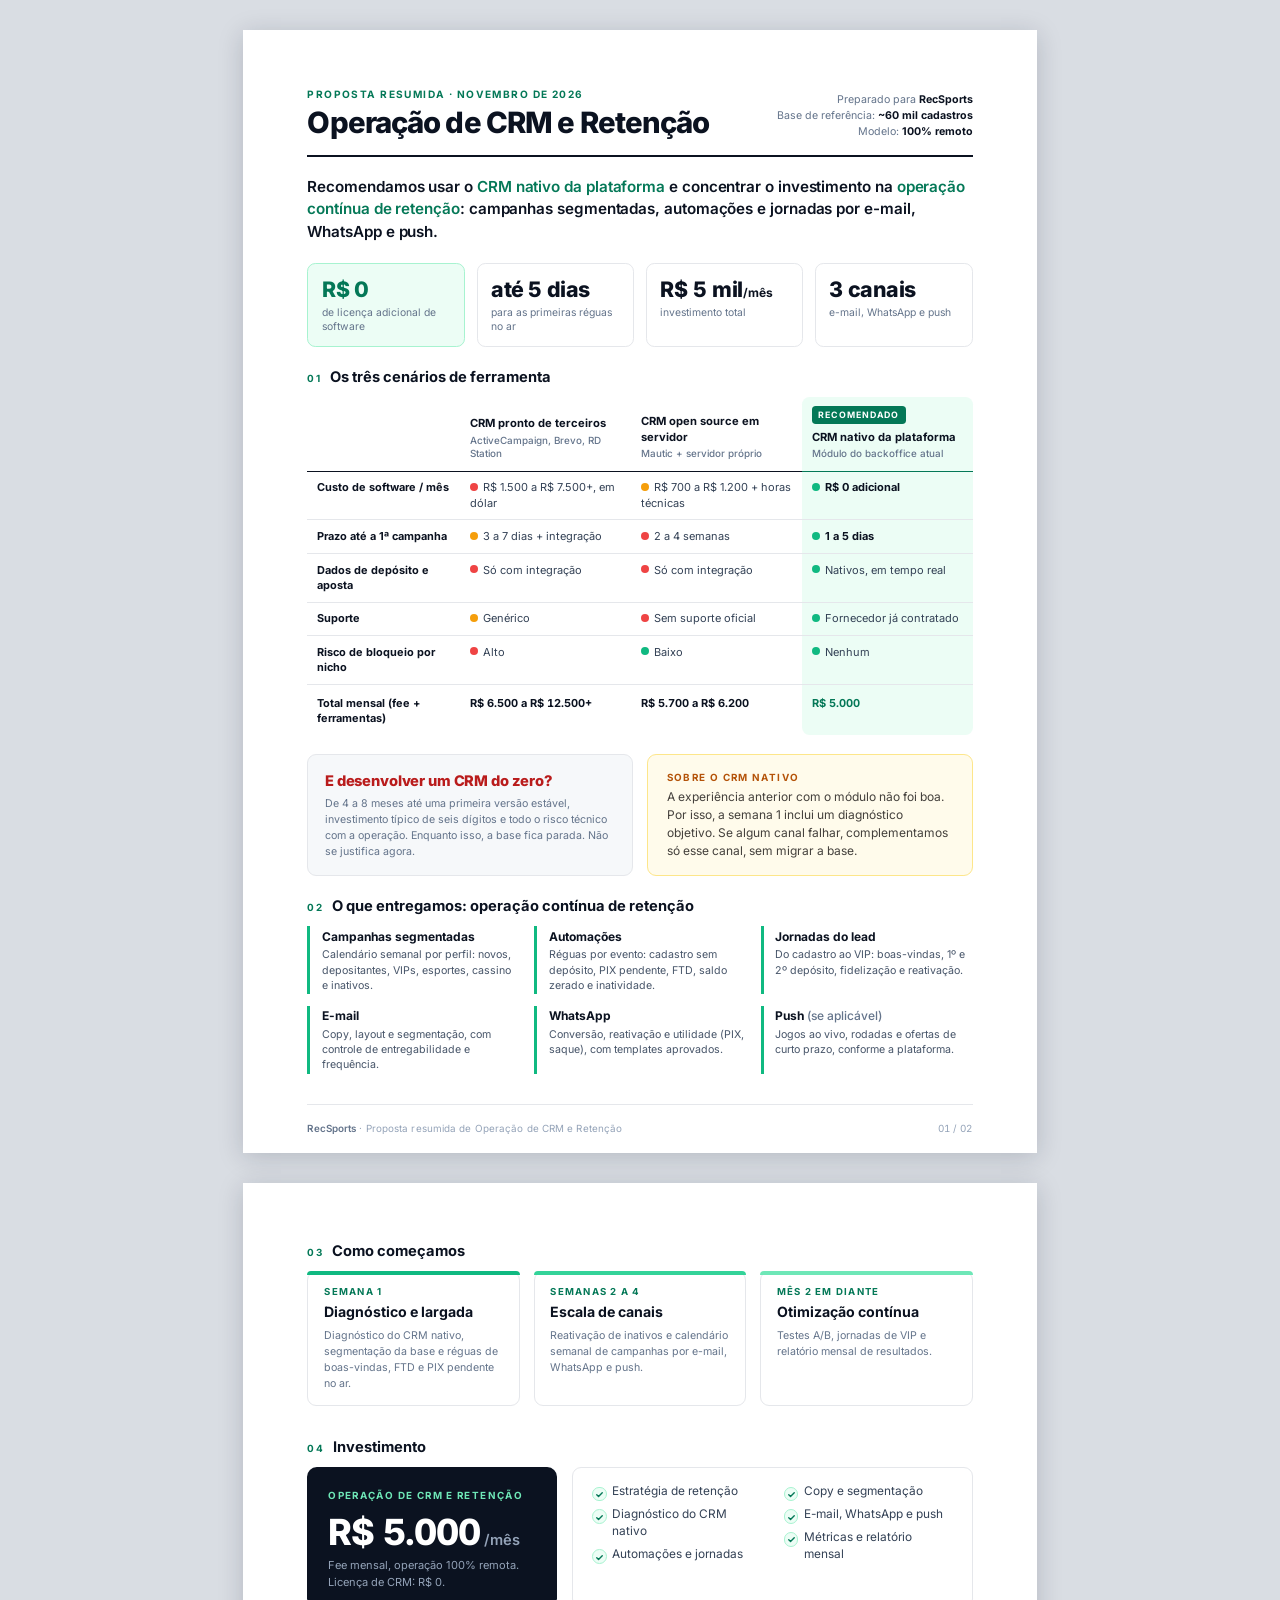
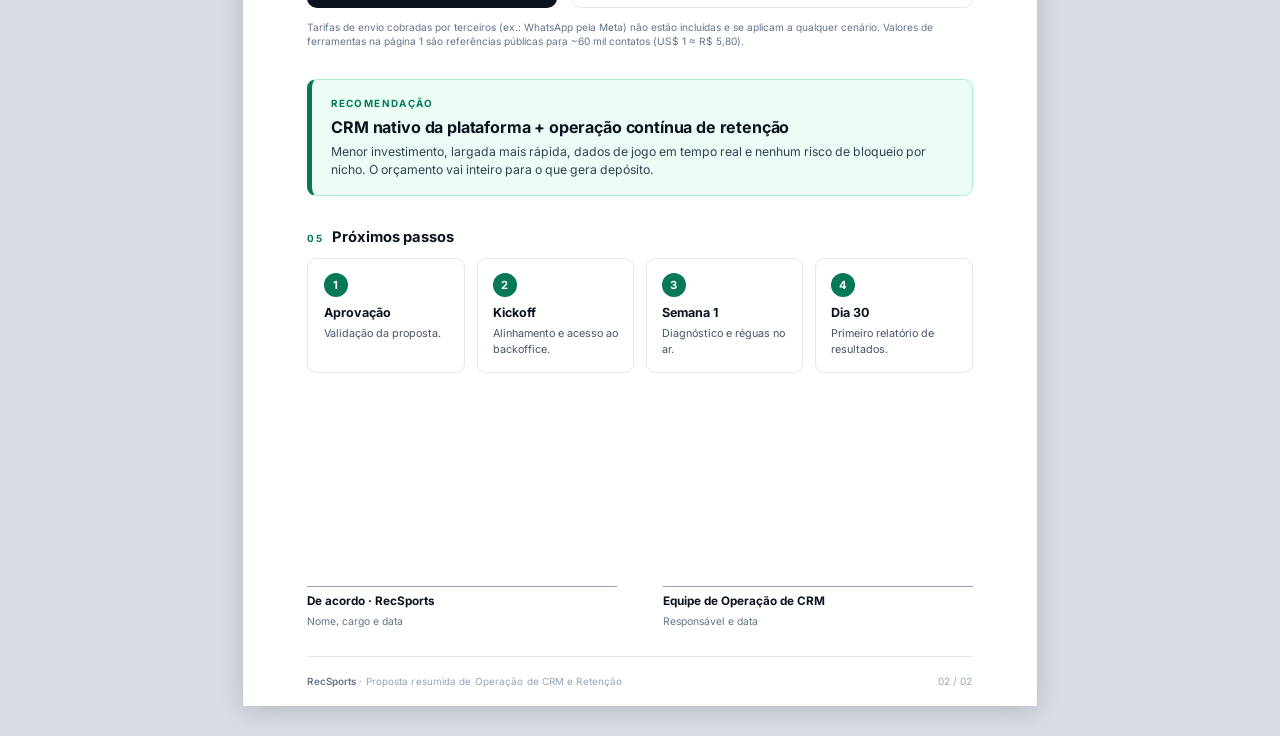
<file: proposta/proposta-resumida.html>
<!doctype html>
<html lang="pt-BR">
<head>
<meta charset="utf-8">
<meta name="viewport" content="width=device-width, initial-scale=1">
<title>Proposta Resumida · CRM e Retenção</title>
<style>
/* Proposta RecSports · Operação de CRM e Retenção — estilos de impressão (A4) */
@page { size: A4; margin: 0; }
@font-face { font-family: 'InterPDF'; font-weight: 400; font-style: normal; src: url('[data-uri]') format('woff2'); }
@font-face { font-family: 'InterPDF'; font-weight: 500; font-style: normal; src: url('[data-uri]') format('woff2'); }
@font-face { font-family: 'InterPDF'; font-weight: 600; font-style: normal; src: url('[data-uri]') format('woff2'); }
@font-face { font-family: 'InterPDF'; font-weight: 700; font-style: normal; src: url('[data-uri]') format('woff2'); }
@font-face { font-family: 'InterPDF'; font-weight: 800; font-style: normal; src: url('[data-uri]') format('woff2'); }

:root {
  --ink: #0b1220;
  --ink-2: #111a2e;
  --text: #1f2937;
  --muted: #64748b;
  --faint: #94a3b8;
  --line: #e5e7eb;
  --soft: #f6f8fa;
  --accent: #047857;
  --accent-2: #10b981;
  --accent-soft: #ecfdf5;
  --accent-line: #a7f3d0;
  --warn: #b45309;
  --warn-soft: #fffbeb;
  --warn-line: #fde68a;
  --bad: #b91c1c;
  --bad-soft: #fef2f2;
}

* { box-sizing: border-box; margin: 0; padding: 0; }
html { -webkit-print-color-adjust: exact; print-color-adjust: exact; }
body {
  font-family: 'InterPDF', 'Inter', system-ui, sans-serif;
  font-size: 9.5pt;
  line-height: 1.5;
  color: var(--text);
  background: #d9dde3;
  font-feature-settings: 'cv11', 'ss01';
}
@media print { body { background: #fff; } }

/* ---------- Página ---------- */
.page {
  width: 210mm;
  height: 297mm;
  background: #fff;
  position: relative;
  overflow: hidden;
  display: flex;
  flex-direction: column;
  break-after: page;
  page-break-after: always;
}
.page:last-child { break-after: auto; page-break-after: auto; }
@media screen { .page { margin: 8mm auto; box-shadow: 0 4px 24px rgba(15, 23, 42, .18); } }

.pad { flex: 1; padding: 15mm 17mm 0; display: flex; flex-direction: column; }
.foot {
  margin: 0 17mm;
  height: 13mm;
  border-top: 1px solid var(--line);
  display: flex;
  align-items: center;
  justify-content: space-between;
  font-size: 7.4pt;
  color: var(--faint);
  letter-spacing: .01em;
}
.foot b { color: var(--muted); font-weight: 600; }

/* ---------- Tipografia ---------- */
.eyebrow {
  font-size: 7.6pt;
  font-weight: 700;
  letter-spacing: .14em;
  text-transform: uppercase;
  color: var(--accent);
  margin-bottom: 2.2mm;
}
h2 {
  font-size: 19pt;
  line-height: 1.18;
  letter-spacing: -.02em;
  color: var(--ink);
  font-weight: 700;
  margin-bottom: 2.5mm;
}
h3 {
  font-size: 10.6pt;
  line-height: 1.3;
  color: var(--ink);
  font-weight: 700;
  margin-bottom: 1.2mm;
}
.lead { font-size: 10.4pt; color: #475569; line-height: 1.55; max-width: 158mm; }
p + p { margin-top: 2mm; }
strong { color: var(--ink); font-weight: 650; }
.muted { color: var(--muted); }
.small { font-size: 8pt; }
.note { font-size: 7.6pt; color: var(--muted); line-height: 1.45; }
.num { font-variant-numeric: tabular-nums; }
.section { margin-top: 8mm; }
.section:first-child { margin-top: 0; }
.gap-s { margin-top: 3mm; }
.gap-m { margin-top: 5mm; }
.gap-l { margin-top: 8mm; }
.grow { flex: 1; }

/* ---------- Capa ---------- */
.cover-top {
  background: var(--ink);
  color: #e2e8f0;
  padding: 17mm 17mm 11mm;
  position: relative;
}
.cover-top::after {
  content: '';
  position: absolute;
  left: 17mm; bottom: 0;
  width: 26mm; height: 1.4mm;
  background: var(--accent-2);
}
.cover-kicker {
  font-size: 8pt; font-weight: 600; letter-spacing: .16em; text-transform: uppercase;
  color: #6ee7b7;
}
.cover-top h1 {
  font-size: 38pt; line-height: 1.04; letter-spacing: -.035em; font-weight: 800;
  color: #fff; margin: 6mm 0 4mm;
}
.cover-lead { font-size: 12.2pt; line-height: 1.5; color: #cbd5e1; max-width: 150mm; }
.cover-meta {
  display: grid; grid-template-columns: repeat(3, 1fr); gap: 6mm;
  margin-top: 9mm; padding-top: 4.4mm; border-top: 1px solid rgba(148, 163, 184, .25);
}
.cover-meta span { display: block; font-size: 7.2pt; text-transform: uppercase; letter-spacing: .12em; color: #94a3b8; margin-bottom: 1mm; }
.cover-meta strong { color: #fff; font-size: 10.5pt; font-weight: 600; }

.summary { font-size: 10.6pt; line-height: 1.6; color: #334155; }
.summary strong { color: var(--ink); }

/* KPIs */
.kpis { display: grid; grid-template-columns: repeat(4, 1fr); gap: 3mm; }
.kpi { border: 1px solid var(--line); border-radius: 2.2mm; padding: 3.6mm 3.6mm 3.2mm; background: #fff; }
.kpi .v { font-size: 16pt; font-weight: 800; letter-spacing: -.02em; color: var(--ink); line-height: 1.1; white-space: nowrap; }
.kpi .v small { font-size: 9pt; font-weight: 700; letter-spacing: 0; }
.kpi .l { font-size: 7.8pt; color: var(--muted); margin-top: 1.4mm; line-height: 1.35; }
.kpi.hl { background: var(--accent-soft); border-color: var(--accent-line); }
.kpi.hl .v { color: var(--accent); }

/* Caixa de recomendação */
.reco {
  border-radius: 2.4mm;
  background: var(--accent-soft);
  border: 1px solid var(--accent-line);
  border-left: 1.4mm solid var(--accent);
  padding: 4.2mm 5mm;
}
.reco .tag { font-size: 7.4pt; font-weight: 700; letter-spacing: .14em; text-transform: uppercase; color: var(--accent); }
.reco .t { font-size: 12pt; font-weight: 700; color: var(--ink); margin: 1mm 0 1mm; letter-spacing: -.01em; }
.reco p { font-size: 9.2pt; color: #334155; }

.callout {
  border-radius: 2.4mm;
  background: var(--warn-soft);
  border: 1px solid var(--warn-line);
  padding: 4mm 5mm;
}
.callout .tag { font-size: 7.4pt; font-weight: 700; letter-spacing: .14em; text-transform: uppercase; color: var(--warn); margin-bottom: 1mm; }
.callout p { font-size: 9pt; color: #44403c; }

.box { border: 1px solid var(--line); border-radius: 2.4mm; padding: 4mm 5mm; background: #fff; }
.box.soft { background: var(--soft); }

/* Sumário */
.toc { display: grid; grid-template-columns: 1fr 1fr; column-gap: 9mm; row-gap: 0; }
.toc div { display: flex; gap: 3mm; padding: 1.8mm 0; border-bottom: 1px solid var(--line); font-size: 8.9pt; color: #334155; }
.toc div b { color: var(--accent); font-weight: 700; width: 6mm; }
.toc div i { margin-left: auto; font-style: normal; color: var(--faint); font-variant-numeric: tabular-nums; }

/* ---------- Tabela comparativa ---------- */
table.cmp { width: 100%; border-collapse: separate; border-spacing: 0; font-size: 8.25pt; line-height: 1.38; }
table.cmp th, table.cmp td { padding: 2.3mm 2.6mm; vertical-align: top; text-align: left; border-bottom: 1px solid var(--line); }
table.cmp thead th { font-size: 8.4pt; color: var(--ink); font-weight: 700; border-bottom: 1.5px solid var(--ink); padding-bottom: 2.6mm; vertical-align: bottom; }
table.cmp thead th .sub { display: block; font-weight: 500; color: var(--muted); font-size: 7.4pt; margin-top: .6mm; }
table.cmp tbody th { font-weight: 650; color: var(--ink); width: 23%; font-size: 8.2pt; }
table.cmp td { width: 25.66%; color: #334155; }
table.cmp .rec { background: var(--accent-soft); }
table.cmp thead th.rec { border-top-left-radius: 2mm; border-top-right-radius: 2mm; border-bottom-color: var(--accent); }
table.cmp thead th.rec .badge { display: table; margin-bottom: 1.6mm; }
table.cmp tr.vrow th, table.cmp tr.vrow td { border-bottom: none; padding-top: 3mm; font-weight: 650; color: var(--ink); }
table.cmp tr.vrow td.rec { color: var(--accent); border-bottom-left-radius: 2mm; border-bottom-right-radius: 2mm; }

.badge {
  font-size: 6.6pt; font-weight: 700; letter-spacing: .1em; text-transform: uppercase;
  background: var(--accent); color: #fff; padding: .7mm 1.8mm; border-radius: 1mm;
}

/* Indicadores (ponto + texto) */
.r { display: inline-block; width: 2.1mm; height: 2.1mm; border-radius: 50%; margin-right: 1.4mm; vertical-align: .15mm; }
.r.g { background: var(--accent-2); }
.r.y { background: #f59e0b; }
.r.b { background: #ef4444; }
.legend { display: flex; gap: 5mm; font-size: 7.4pt; color: var(--muted); }

/* ---------- Cards ---------- */
.grid2 { display: grid; grid-template-columns: 1fr 1fr; gap: 3.5mm; }
.grid3 { display: grid; grid-template-columns: repeat(3, 1fr); gap: 3.5mm; }
.grid4 { display: grid; grid-template-columns: repeat(4, 1fr); gap: 3mm; }
.card { border: 1px solid var(--line); border-radius: 2.4mm; padding: 4mm 4.4mm; background: #fff; }
.card p { font-size: 8.7pt; color: #475569; line-height: 1.5; }
.card .k { font-size: 7.2pt; font-weight: 700; letter-spacing: .13em; text-transform: uppercase; color: var(--muted); margin-bottom: 1.4mm; display: flex; align-items: center; gap: 2mm; }
.card .k .n { display: inline-flex; align-items: center; justify-content: center; width: 5.2mm; height: 5.2mm; border-radius: 1.2mm; background: var(--ink); color: #fff; font-size: 7.4pt; letter-spacing: 0; }
.card.risk { border-top: 1mm solid #ef4444; }
.card.deliv { border-top: 1mm solid var(--accent-2); }
.card.deliv .k .n { background: var(--accent); }

.stop {
  border-radius: 2.4mm; background: var(--soft); border: 1px solid var(--line); padding: 4mm 4.4mm;
}
.stop .big { font-size: 13pt; font-weight: 800; color: var(--bad); letter-spacing: -.01em; margin-bottom: 1mm; }

.bottomline {
  background: var(--ink); color: #e2e8f0; border-radius: 2.4mm; padding: 4.2mm 5mm; font-size: 9.3pt; line-height: 1.5;
}
.bottomline b { color: #6ee7b7; font-weight: 700; }

/* ---------- Jornada ---------- */
.journey { display: grid; grid-template-columns: repeat(5, 1fr); gap: 2.2mm; }
.stage { border: 1px solid var(--line); border-radius: 2.2mm; overflow: hidden; background: #fff; display: flex; flex-direction: column; }
.stage .h { background: var(--ink); color: #fff; padding: 2.6mm 3mm; font-size: 8.6pt; font-weight: 700; position: relative; }
.stage .h small { display: block; font-size: 6.6pt; font-weight: 600; letter-spacing: .12em; text-transform: uppercase; color: #6ee7b7; margin-bottom: .4mm; }
.stage .b { padding: 2.8mm 3mm 3mm; font-size: 7.9pt; color: #475569; line-height: 1.42; }
.stage .b strong { display: block; font-size: 7.9pt; color: var(--ink); margin-bottom: 1mm; }
.stage .b ul { list-style: none; }
.stage .b li { padding-left: 2.6mm; position: relative; margin-top: .6mm; }
.stage .b li::before { content: ''; position: absolute; left: 0; top: 1.7mm; width: 1.1mm; height: 1.1mm; border-radius: 50%; background: var(--accent-2); }
.stage.re .h { background: var(--accent); }
.stage.re .h small { color: #d1fae5; }
.journey-note { display: flex; align-items: center; gap: 2mm; font-size: 7.8pt; color: var(--muted); margin-top: 2.4mm; }
.arrow-row { display: grid; grid-template-columns: repeat(5, 1fr); gap: 2.2mm; margin-bottom: 1.2mm; font-size: 7pt; color: var(--faint); font-weight: 600; letter-spacing: .1em; text-transform: uppercase; }

/* ---------- Listas ---------- */
ul.check { list-style: none; }
ul.check li { position: relative; padding-left: 5.4mm; margin-top: 1.5mm; font-size: 8.9pt; color: #334155; line-height: 1.45; }
ul.check li::before {
  content: ''; position: absolute; left: 0; top: .9mm; width: 3.4mm; height: 3.4mm; border-radius: 50%;
  background: var(--accent-soft) url("data:image/svg+xml,%3Csvg xmlns='http://www.w3.org/2000/svg' viewBox='0 0 16 16'%3E%3Cpath d='M4 8.4l2.6 2.6L12 5.4' fill='none' stroke='%23047857' stroke-width='2' stroke-linecap='round' stroke-linejoin='round'/%3E%3C/svg%3E") center/2.8mm no-repeat;
  border: 1px solid var(--accent-line);
}
ul.check.light li { color: #cbd5e1; }
ul.check.light li::before { background-color: rgba(16, 185, 129, .16); border-color: rgba(110, 231, 183, .4); background-image: url("data:image/svg+xml,%3Csvg xmlns='http://www.w3.org/2000/svg' viewBox='0 0 16 16'%3E%3Cpath d='M4 8.4l2.6 2.6L12 5.4' fill='none' stroke='%236ee7b7' stroke-width='2' stroke-linecap='round' stroke-linejoin='round'/%3E%3C/svg%3E"); }
ul.dash { list-style: none; }
ul.dash li { position: relative; padding-left: 3.4mm; margin-top: 1mm; font-size: 8.6pt; color: #475569; }
ul.dash li::before { content: ''; position: absolute; left: 0; top: 2.1mm; width: 1.6mm; height: .35mm; background: var(--faint); }

/* ---------- Cronograma ---------- */
.timeline { display: grid; grid-template-columns: repeat(3, 1fr); gap: 3.5mm; position: relative; }
.phase { border: 1px solid var(--line); border-radius: 2.4mm; padding: 3.6mm 4.2mm 3.4mm; background: #fff; position: relative; }
.phase .when { font-size: 7.2pt; font-weight: 700; letter-spacing: .13em; text-transform: uppercase; color: var(--accent); }
.phase h3 { margin: 1mm 0 1.6mm; }
.phase .bar { position: absolute; top: -1px; left: -1px; right: -1px; height: 1mm; border-radius: 2.4mm 2.4mm 0 0; background: var(--accent-2); }
.phase:nth-child(2) .bar { background: #34d399; }
.phase:nth-child(3) .bar { background: #6ee7b7; }

.chips { display: flex; flex-wrap: wrap; gap: 2mm; }
.chip { font-size: 8pt; color: #334155; background: var(--soft); border: 1px solid var(--line); border-radius: 10mm; padding: 1.3mm 3.2mm; }

/* ---------- Investimento ---------- */
.invest { display: grid; grid-template-columns: 66mm 1fr; gap: 4mm; }
.price {
  background: var(--ink); color: #e2e8f0; border-radius: 2.6mm; padding: 5.5mm 5.5mm 5mm; display: flex; flex-direction: column;
}
.price .lbl { font-size: 7.4pt; font-weight: 700; letter-spacing: .14em; text-transform: uppercase; color: #6ee7b7; }
.price .val { font-size: 27pt; font-weight: 800; letter-spacing: -.03em; color: #fff; line-height: 1; margin-top: 3mm; white-space: nowrap; }
.price .val small { font-size: 11pt; font-weight: 600; color: #94a3b8; letter-spacing: 0; }
.price .sub { font-size: 8.3pt; color: #94a3b8; margin-top: 2mm; line-height: 1.45; }
.price .sep { border-top: 1px solid rgba(148, 163, 184, .25); margin: 4mm 0 3mm; }
.price .row { display: flex; justify-content: space-between; font-size: 8.4pt; padding: .8mm 0; }
.price .row b { color: #fff; font-weight: 650; }
.price .row.total b { color: #6ee7b7; }

table.tot { width: 100%; border-collapse: collapse; font-size: 8.5pt; }
table.tot th, table.tot td { padding: 2.2mm 2.6mm; border-bottom: 1px solid var(--line); text-align: left; }
table.tot thead th { font-size: 7.2pt; text-transform: uppercase; letter-spacing: .11em; color: var(--muted); font-weight: 700; border-bottom: 1.5px solid var(--ink); }
table.tot td.v { text-align: right; font-weight: 700; color: var(--ink); white-space: nowrap; font-variant-numeric: tabular-nums; }
table.tot thead th.v { text-align: right; }
table.tot tr.rec td { background: var(--accent-soft); color: var(--accent); font-weight: 650; }
table.tot tr.rec td.v { color: var(--accent); }

/* ---------- Recomendação final ---------- */
.verdict {
  background: var(--ink); color: #e2e8f0; border-radius: 3mm; padding: 8mm 8mm 7mm; position: relative; overflow: hidden;
}
.verdict .tag { font-size: 7.6pt; font-weight: 700; letter-spacing: .16em; text-transform: uppercase; color: #6ee7b7; }
.verdict .t { font-size: 19pt; font-weight: 800; letter-spacing: -.025em; color: #fff; line-height: 1.2; margin-top: 3mm; }
.verdict .t em { font-style: normal; color: #6ee7b7; }
.verdict p { font-size: 10pt; color: #cbd5e1; margin-top: 3mm; line-height: 1.55; max-width: 150mm; }

.reason { padding: 4mm 0 0; border-top: 2px solid var(--ink); }
.reason .v { font-size: 13.5pt; font-weight: 800; color: var(--accent); letter-spacing: -.015em; line-height: 1.15; }
.reason h3 { margin-top: 1.4mm; }
.reason p { font-size: 8.6pt; color: #475569; line-height: 1.5; }

.steps { display: grid; grid-template-columns: repeat(4, 1fr); gap: 3mm; counter-reset: s; }
.step { border: 1px solid var(--line); border-radius: 2.4mm; padding: 3.8mm 4mm; background: #fff; }
.step .n { width: 6.4mm; height: 6.4mm; border-radius: 50%; background: var(--accent); color: #fff; font-size: 8.4pt; font-weight: 700; display: flex; align-items: center; justify-content: center; margin-bottom: 2.2mm; }
.step h3 { font-size: 9.4pt; }
.step p { font-size: 8.1pt; color: #475569; line-height: 1.45; }

.cta {
  border-radius: 2.6mm; border: 1.5px solid var(--accent); background: var(--accent-soft);
  padding: 4.6mm 5.4mm; display: flex; align-items: center; justify-content: space-between; gap: 6mm;
}
.cta .t { font-size: 12.5pt; font-weight: 800; color: var(--ink); letter-spacing: -.01em; }
.cta p { font-size: 8.8pt; color: #334155; margin-top: .8mm; }
.cta .go { flex-shrink: 0; background: var(--accent); color: #fff; font-weight: 700; font-size: 9pt; padding: 2.6mm 4.6mm; border-radius: 1.6mm; }

/* ---------- Versão comercial ---------- */
.hero {
  background: var(--ink); color: #e2e8f0; padding: 19mm 17mm 14mm; position: relative;
}
.hero h1 { font-size: 31pt; line-height: 1.08; letter-spacing: -.035em; font-weight: 800; color: #fff; margin: 6mm 0 5mm; max-width: 172mm; }
.hero h1 em { font-style: normal; color: #6ee7b7; }
.hero p { font-size: 11.6pt; color: #cbd5e1; line-height: 1.5; max-width: 158mm; }
.promises { display: grid; grid-template-columns: repeat(3, 1fr); gap: 4mm; margin-top: 10mm; }
.promise { border-top: 1px solid rgba(148, 163, 184, .3); padding-top: 3.4mm; }
.promise .v { font-size: 16pt; font-weight: 800; color: #6ee7b7; letter-spacing: -.02em; line-height: 1.1; }
.promise .l { font-size: 8.6pt; color: #cbd5e1; margin-top: 1.4mm; line-height: 1.4; }

.pain { display: grid; grid-template-columns: repeat(3, 1fr); gap: 3.5mm; }
.pain .card { border-top: 1mm solid #ef4444; }
.pain .card h3 { font-size: 10pt; }

table.ticks { width: 100%; border-collapse: separate; border-spacing: 0; font-size: 8.6pt; }
table.ticks th, table.ticks td { padding: 2.3mm 2.6mm; border-bottom: 1px solid var(--line); text-align: center; vertical-align: middle; }
table.ticks th:first-child, table.ticks td:first-child { text-align: left; }
table.ticks thead th { font-size: 8.2pt; font-weight: 700; color: var(--ink); border-bottom: 1.5px solid var(--ink); vertical-align: bottom; }
table.ticks tbody td:first-child { color: #334155; font-weight: 550; }
table.ticks .rec { background: var(--accent-soft); }
table.ticks thead th.rec { border-top-left-radius: 2mm; border-top-right-radius: 2mm; border-bottom-color: var(--accent); }
table.ticks tr:last-child td.rec { border-bottom-left-radius: 2mm; border-bottom-right-radius: 2mm; }
.yes, .no, .mid { display: inline-block; width: 4.4mm; height: 4.4mm; border-radius: 50%; vertical-align: middle; background-position: center; background-repeat: no-repeat; background-size: 3.2mm; }
.yes { background-color: var(--accent); background-image: url("data:image/svg+xml,%3Csvg xmlns='http://www.w3.org/2000/svg' viewBox='0 0 16 16'%3E%3Cpath d='M4 8.4l2.6 2.6L12 5.4' fill='none' stroke='%23fff' stroke-width='2.2' stroke-linecap='round' stroke-linejoin='round'/%3E%3C/svg%3E"); }
.no { background-color: #fee2e2; background-image: url("data:image/svg+xml,%3Csvg xmlns='http://www.w3.org/2000/svg' viewBox='0 0 16 16'%3E%3Cpath d='M5 5l6 6M11 5l-6 6' fill='none' stroke='%23b91c1c' stroke-width='2' stroke-linecap='round'/%3E%3C/svg%3E"); }
.mid { background-color: #fef3c7; background-image: url("data:image/svg+xml,%3Csvg xmlns='http://www.w3.org/2000/svg' viewBox='0 0 16 16'%3E%3Cpath d='M4.5 8h7' fill='none' stroke='%23b45309' stroke-width='2' stroke-linecap='round'/%3E%3C/svg%3E"); }
.tick-legend { display: flex; gap: 5mm; font-size: 7.4pt; color: var(--muted); align-items: center; }
.tick-legend span { display: inline-flex; align-items: center; gap: 1.4mm; }
.tick-legend .yes, .tick-legend .no, .tick-legend .mid { width: 3.4mm; height: 3.4mm; background-size: 2.6mm; }

.potential { display: grid; grid-template-columns: repeat(3, 1fr); gap: 3.5mm; }
.pot { border: 1px solid var(--line); border-radius: 2.4mm; padding: 4.4mm; text-align: left; }
.pot .p { font-size: 7.4pt; font-weight: 700; letter-spacing: .13em; text-transform: uppercase; color: var(--muted); }
.pot .v { font-size: 22pt; font-weight: 800; color: var(--ink); letter-spacing: -.03em; line-height: 1.05; margin-top: 2mm; font-variant-numeric: tabular-nums; }
.pot .l { font-size: 8.2pt; color: var(--muted); }
.pot .d { font-size: 10.5pt; font-weight: 700; color: var(--accent); margin-top: 2.6mm; font-variant-numeric: tabular-nums; }
.pot.hl { background: var(--accent-soft); border-color: var(--accent-line); }

/* ---------- Versão resumida ---------- */
.mini-head { display: flex; justify-content: space-between; align-items: flex-end; padding-bottom: 4mm; border-bottom: 2px solid var(--ink); }
.mini-head h1 { font-size: 22pt; line-height: 1.1; letter-spacing: -.03em; font-weight: 800; color: var(--ink); margin-top: 1.4mm; }
.mini-head .meta { text-align: right; font-size: 8pt; color: var(--muted); line-height: 1.5; }
.mini-head .meta b { color: var(--ink); }
.oneliner { font-size: 11.4pt; line-height: 1.5; color: var(--ink); font-weight: 600; letter-spacing: -.005em; }
.oneliner em { font-style: normal; color: var(--accent); }
.h-s { font-size: 11pt; font-weight: 700; color: var(--ink); margin-bottom: 2.4mm; display: flex; align-items: baseline; gap: 2.4mm; }
.h-s b { font-size: 7.4pt; color: var(--accent); letter-spacing: .12em; }

/* Cabeçalho dos cards de entrega */
.dh { display: flex; align-items: center; gap: 2.4mm; margin-bottom: 1.8mm; }
.dh h3 { margin: 0; font-size: 10.4pt; }
.dh .n { display: inline-flex; align-items: center; justify-content: center; flex-shrink: 0; width: 5.6mm; height: 5.6mm; border-radius: 1.3mm; background: var(--accent); color: #fff; font-size: 7.8pt; font-weight: 700; }
.card.deliv p { font-size: 8.9pt; }

/* Aceite */
.sign { display: grid; grid-template-columns: 1fr 1fr; gap: 12mm; margin-top: 12mm; }
.sign .line { border-top: 1px solid #94a3b8; margin-bottom: 1.8mm; }
.sign b { display: block; font-size: 8.8pt; color: var(--ink); }
.sign span { font-size: 7.8pt; color: var(--muted); }

/* Lista compacta de entregas (versão resumida) */
.dl { display: grid; grid-template-columns: repeat(3, 1fr); column-gap: 4mm; row-gap: 3mm; }
.dl div { border-left: 1mm solid var(--accent-2); padding: .4mm 0 .4mm 3mm; }
.dl b { display: block; font-size: 9pt; color: var(--ink); font-weight: 700; }
.dl b em { font-style: normal; font-weight: 500; color: var(--muted); }
.dl span { display: block; font-size: 8pt; color: #475569; line-height: 1.42; margin-top: .4mm; }

</style>
</head>
<body>

<!-- ===================== PÁGINA 1 ===================== -->
<section class="page">
  <div class="pad">
    <div class="mini-head">
      <div>
        <div class="eyebrow" style="margin:0">Proposta resumida · Novembro de 2026</div>
        <h1>Operação de CRM e Retenção</h1>
      </div>
      <div class="meta">Preparado para <b>RecSports</b><br>Base de referência: <b>~60 mil cadastros</b><br>Modelo: <b>100% remoto</b></div>
    </div>

    <p class="oneliner gap-m">Recomendamos usar o <em>CRM nativo da plataforma</em> e concentrar o investimento na <em>operação contínua de retenção</em>: campanhas segmentadas, automações e jornadas por e-mail, WhatsApp e push.</p>

    <div class="kpis gap-m">
      <div class="kpi hl"><div class="v">R$ 0</div><div class="l">de licença adicional de software</div></div>
      <div class="kpi"><div class="v">até 5 dias</div><div class="l">para as primeiras réguas no ar</div></div>
      <div class="kpi"><div class="v num">R$ 5 mil<small>/mês</small></div><div class="l">investimento total</div></div>
      <div class="kpi"><div class="v">3 canais</div><div class="l">e-mail, WhatsApp e push</div></div>
    </div>

    <div class="h-s gap-m"><b>01</b>Os três cenários de ferramenta</div>
    <table class="cmp">
      <thead>
        <tr>
          <th></th>
          <th>CRM pronto de terceiros<span class="sub">ActiveCampaign, Brevo, RD Station</span></th>
          <th>CRM open source em servidor<span class="sub">Mautic + servidor próprio</span></th>
          <th class="rec"><span class="badge">Recomendado</span>CRM nativo da plataforma<span class="sub">Módulo do backoffice atual</span></th>
        </tr>
      </thead>
      <tbody>
        <tr><th>Custo de software / mês</th><td><i class="r b"></i>R$ 1.500 a R$ 7.500+, em dólar</td><td><i class="r y"></i>R$ 700 a R$ 1.200 + horas técnicas</td><td class="rec"><i class="r g"></i><strong>R$ 0 adicional</strong></td></tr>
        <tr><th>Prazo até a 1ª campanha</th><td><i class="r y"></i>3 a 7 dias + integração</td><td><i class="r b"></i>2 a 4 semanas</td><td class="rec"><i class="r g"></i><strong>1 a 5 dias</strong></td></tr>
        <tr><th>Dados de depósito e aposta</th><td><i class="r b"></i>Só com integração</td><td><i class="r b"></i>Só com integração</td><td class="rec"><i class="r g"></i>Nativos, em tempo real</td></tr>
        <tr><th>Suporte</th><td><i class="r y"></i>Genérico</td><td><i class="r b"></i>Sem suporte oficial</td><td class="rec"><i class="r g"></i>Fornecedor já contratado</td></tr>
        <tr><th>Risco de bloqueio por nicho</th><td><i class="r b"></i>Alto</td><td><i class="r g"></i>Baixo</td><td class="rec"><i class="r g"></i>Nenhum</td></tr>
        <tr class="vrow"><th>Total mensal (fee + ferramentas)</th><td class="num">R$ 6.500 a R$ 12.500+</td><td class="num">R$ 5.700 a R$ 6.200</td><td class="rec num">R$ 5.000</td></tr>
      </tbody>
    </table>

    <div class="grid2 gap-m">
      <div class="stop">
        <div class="big" style="font-size:11pt">E desenvolver um CRM do zero?</div>
        <p class="small muted">De 4 a 8 meses até uma primeira versão estável, investimento típico de seis dígitos e todo o risco técnico com a operação. Enquanto isso, a base fica parada. Não se justifica agora.</p>
      </div>
      <div class="callout">
        <div class="tag">Sobre o CRM nativo</div>
        <p>A experiência anterior com o módulo não foi boa. Por isso, a semana 1 inclui um diagnóstico objetivo. Se algum canal falhar, complementamos só esse canal, sem migrar a base.</p>
      </div>
    </div>

    <div class="h-s gap-m"><b>02</b>O que entregamos: operação contínua de retenção</div>
    <div class="dl">
      <div><b>Campanhas segmentadas</b><span>Calendário semanal por perfil: novos, depositantes, VIPs, esportes, cassino e inativos.</span></div>
      <div><b>Automações</b><span>Réguas por evento: cadastro sem depósito, PIX pendente, FTD, saldo zerado e inatividade.</span></div>
      <div><b>Jornadas do lead</b><span>Do cadastro ao VIP: boas-vindas, 1º e 2º depósito, fidelização e reativação.</span></div>
      <div><b>E-mail</b><span>Copy, layout e segmentação, com controle de entregabilidade e frequência.</span></div>
      <div><b>WhatsApp</b><span>Conversão, reativação e utilidade (PIX, saque), com templates aprovados.</span></div>
      <div><b>Push <em>(se aplicável)</em></b><span>Jogos ao vivo, rodadas e ofertas de curto prazo, conforme a plataforma.</span></div>
    </div>

    <div class="grow"></div>
    <div style="height:5mm"></div>
  </div>
  <div class="foot"><span><b>RecSports</b> · Proposta resumida de Operação de CRM e Retenção</span><span class="num">01 / 02</span></div>
</section>

<!-- ===================== PÁGINA 2 ===================== -->
<section class="page">
  <div class="pad">
    <div class="h-s"><b>03</b>Como começamos</div>
    <div class="timeline">
      <div class="phase"><div class="bar"></div><div class="when">Semana 1</div><h3>Diagnóstico e largada</h3><p class="small muted">Diagnóstico do CRM nativo, segmentação da base e réguas de boas-vindas, FTD e PIX pendente no ar.</p></div>
      <div class="phase"><div class="bar"></div><div class="when">Semanas 2 a 4</div><h3>Escala de canais</h3><p class="small muted">Reativação de inativos e calendário semanal de campanhas por e-mail, WhatsApp e push.</p></div>
      <div class="phase"><div class="bar"></div><div class="when">Mês 2 em diante</div><h3>Otimização contínua</h3><p class="small muted">Testes A/B, jornadas de VIP e relatório mensal de resultados.</p></div>
    </div>

    <div class="h-s gap-l"><b>04</b>Investimento</div>
    <div class="invest">
      <div class="price">
        <div class="lbl">Operação de CRM e Retenção</div>
        <div class="val num">R$ 5.000<small> /mês</small></div>
        <div class="sub">Fee mensal, operação 100% remota. Licença de CRM: R$ 0.</div>
      </div>
      <div class="box">
        <ul class="check" style="columns:2;column-gap:6mm">
          <li style="margin-top:0">Estratégia de retenção</li>
          <li>Diagnóstico do CRM nativo</li>
          <li>Automações e jornadas</li>
          <li>Copy e segmentação</li>
          <li>E-mail, WhatsApp e push</li>
          <li>Métricas e relatório mensal</li>
        </ul>
      </div>
    </div>
    <p class="note gap-s">Tarifas de envio cobradas por terceiros (ex.: WhatsApp pela Meta) não estão incluídas e se aplicam a qualquer cenário. Valores de ferramentas na página 1 são referências públicas para ~60 mil contatos (US$ 1 ≈ R$ 5,80).</p>

    <div class="reco gap-l">
      <div class="tag">Recomendação</div>
      <div class="t">CRM nativo da plataforma + operação contínua de retenção</div>
      <p>Menor investimento, largada mais rápida, dados de jogo em tempo real e nenhum risco de bloqueio por nicho. O orçamento vai inteiro para o que gera depósito.</p>
    </div>

    <div class="h-s gap-l"><b>05</b>Próximos passos</div>
    <div class="steps">
      <div class="step"><div class="n">1</div><h3>Aprovação</h3><p>Validação da proposta.</p></div>
      <div class="step"><div class="n">2</div><h3>Kickoff</h3><p>Alinhamento e acesso ao backoffice.</p></div>
      <div class="step"><div class="n">3</div><h3>Semana 1</h3><p>Diagnóstico e réguas no ar.</p></div>
      <div class="step"><div class="n">4</div><h3>Dia 30</h3><p>Primeiro relatório de resultados.</p></div>
    </div>

    <div class="grow"></div>
    <div class="sign" style="margin-bottom:7mm">
      <div><div class="line"></div><b>De acordo · RecSports</b><span>Nome, cargo e data</span></div>
      <div><div class="line"></div><b>Equipe de Operação de CRM</b><span>Responsável e data</span></div>
    </div>
  </div>
  <div class="foot"><span><b>RecSports</b> · Proposta resumida de Operação de CRM e Retenção</span><span class="num">02 / 02</span></div>
</section>

<script>
(function () {
  function fit() {
    var w = document.documentElement.clientWidth, a4 = 794 + 24;
    document.body.style.zoom = w < a4 ? String(w / a4) : '';
  }
  fit(); addEventListener('resize', fit);
})();
</script>
</body>
</html>
</file>
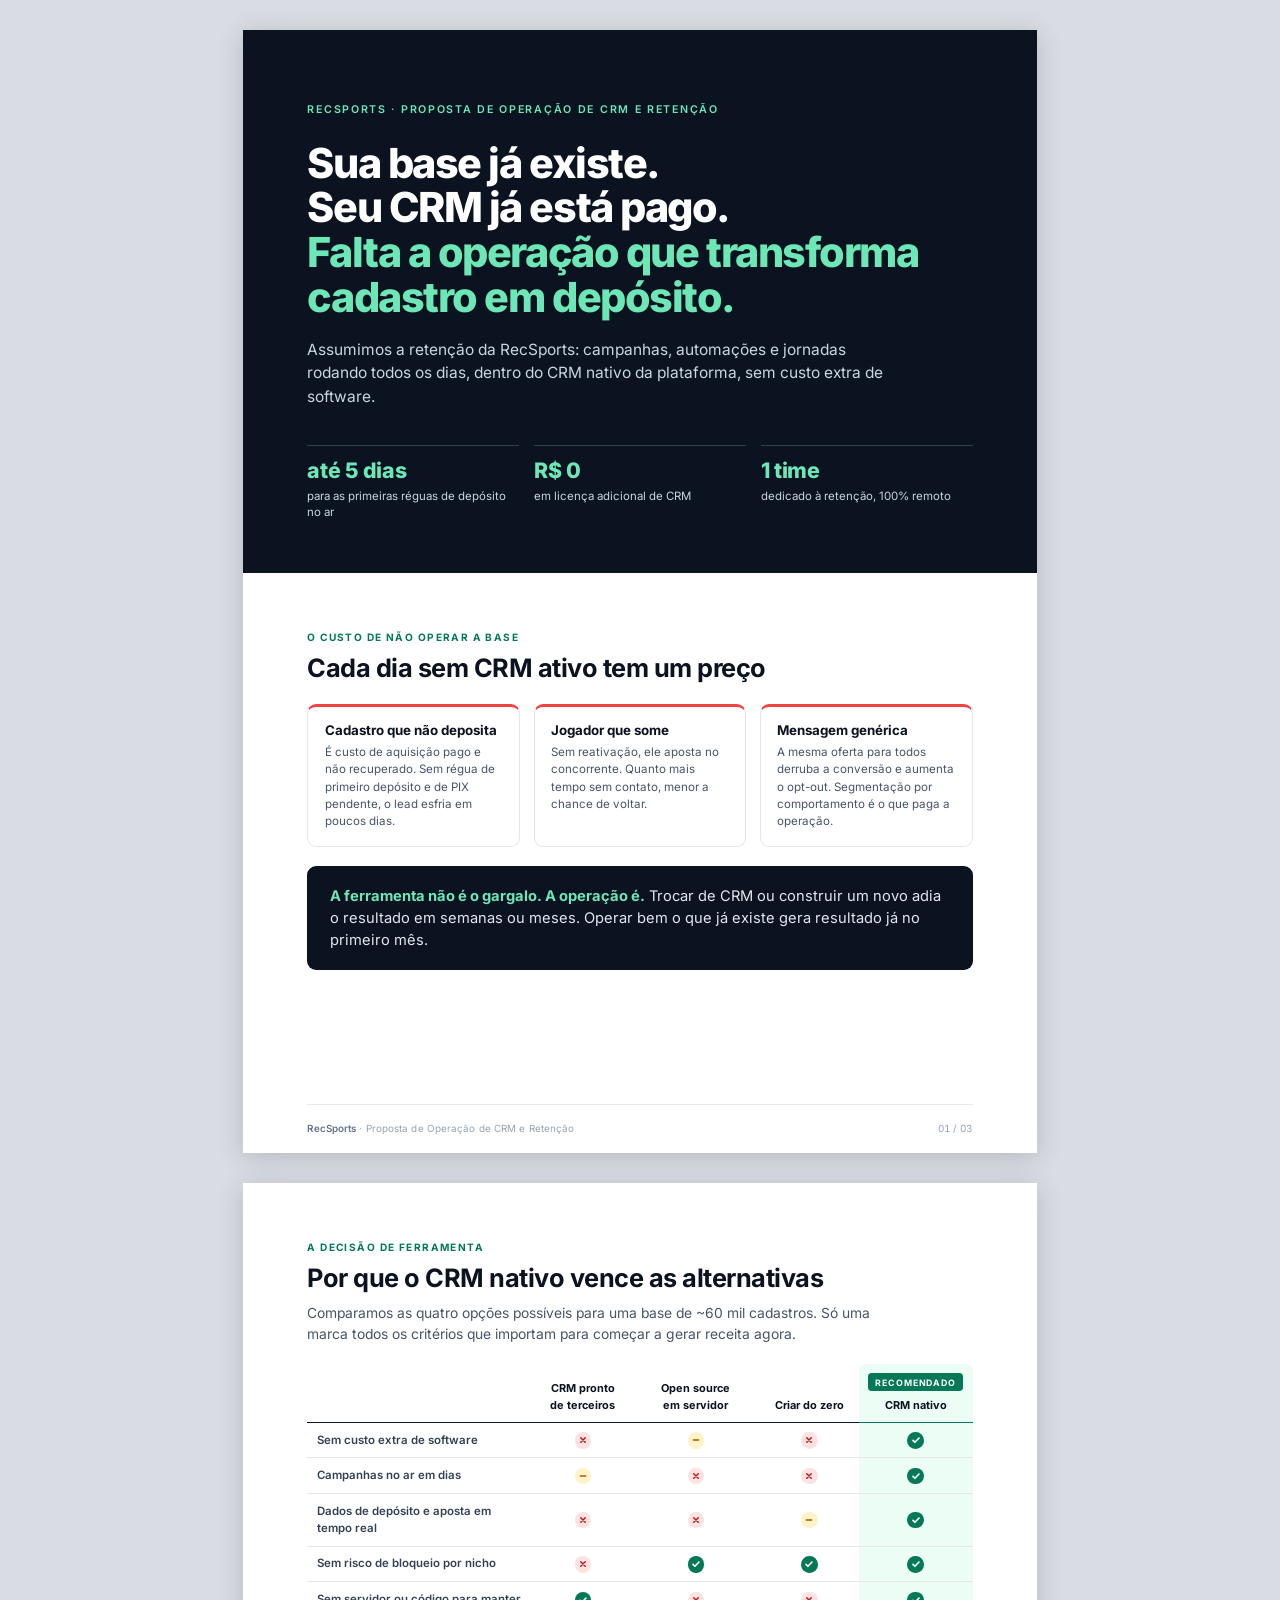
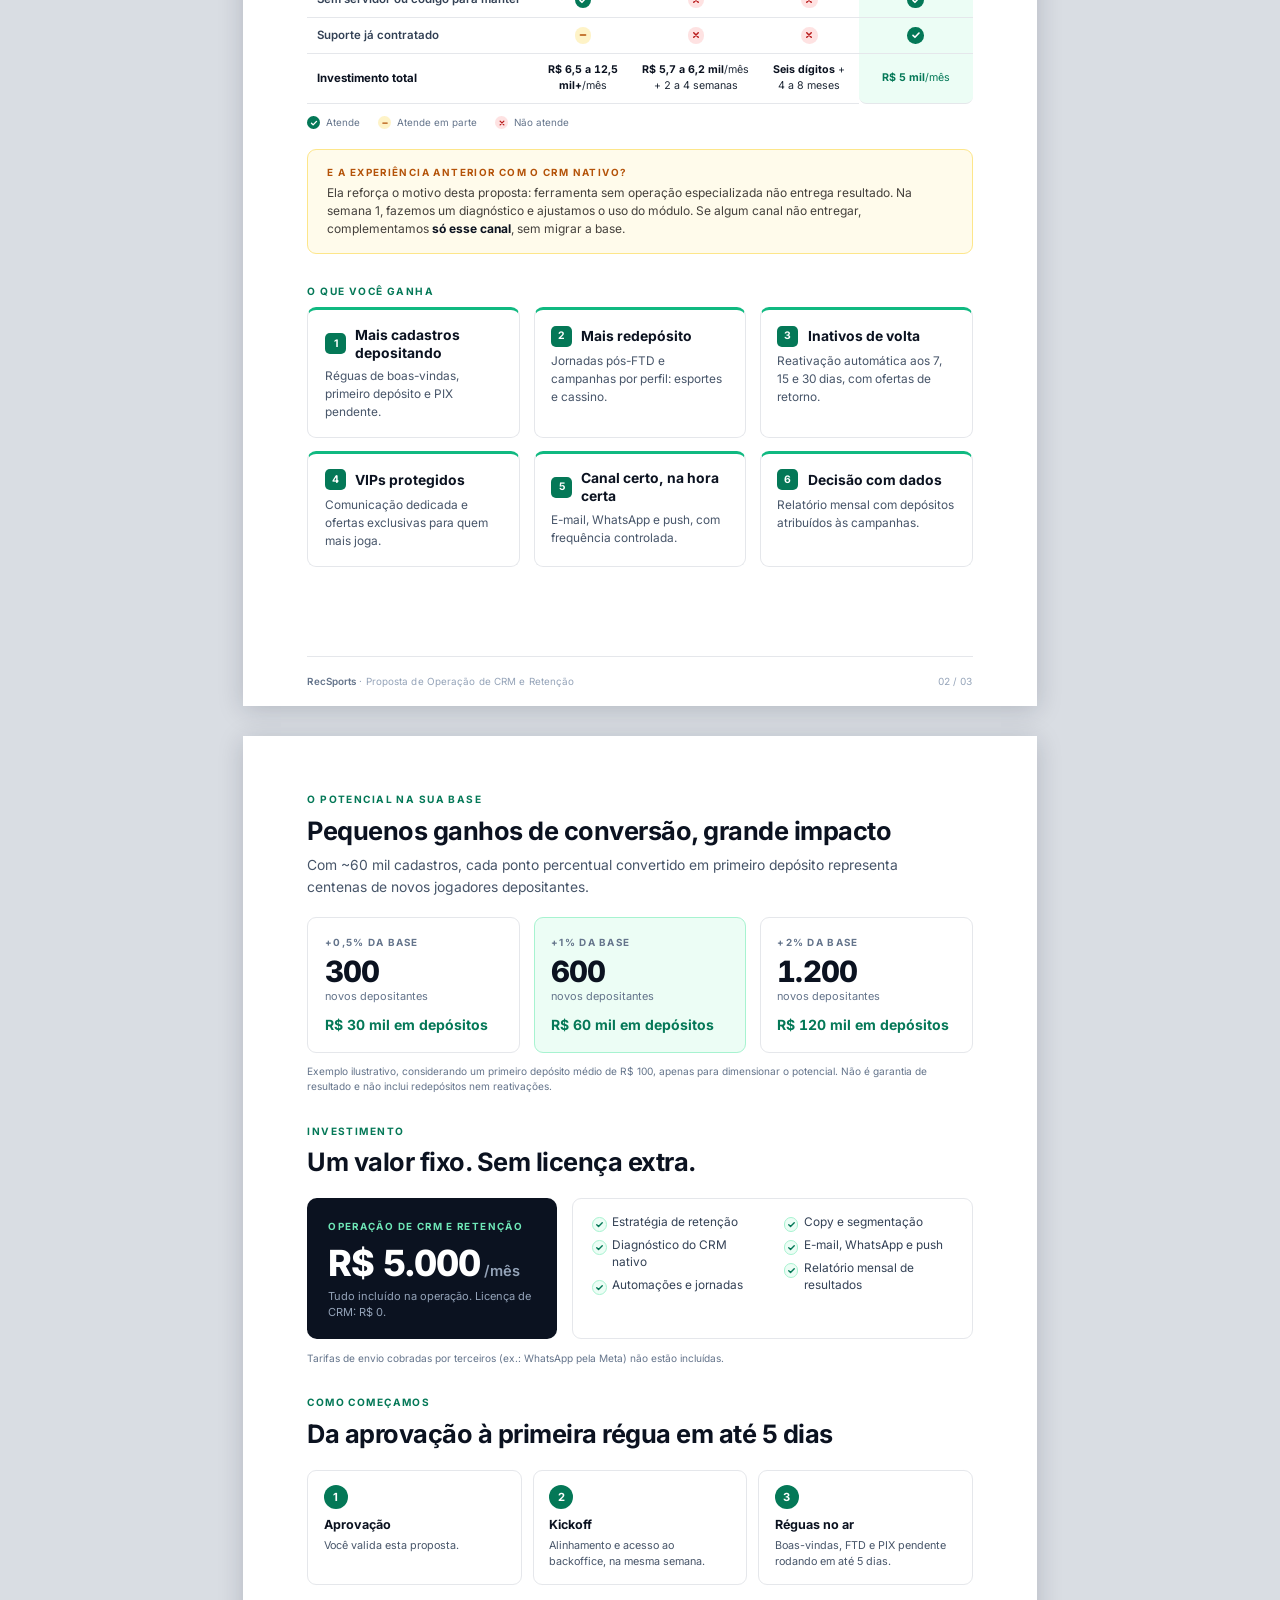
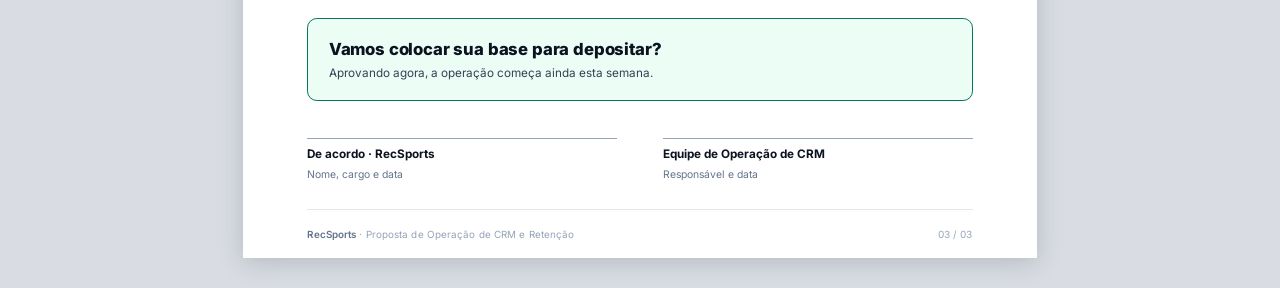
<file: proposta/src/proposta-comercial.html>
<!doctype html>
<html lang="pt-BR">
<head>
<meta charset="utf-8">
<meta name="viewport" content="width=device-width, initial-scale=1">
<title>Proposta Comercial · CRM e Retenção</title>
<link rel="stylesheet" href="style.css">
</head>
<body>

<!-- ===================== PÁGINA 1 · GANCHO ===================== -->
<section class="page">
  <div class="hero">
    <div class="cover-kicker">RecSports · Proposta de Operação de CRM e Retenção</div>
    <h1>Sua base já existe.<br>Seu CRM já está pago.<br><em>Falta a operação que transforma cadastro em depósito.</em></h1>
    <p>Assumimos a retenção da RecSports: campanhas, automações e jornadas rodando todos os dias, dentro do CRM nativo da plataforma, sem custo extra de software.</p>
    <div class="promises">
      <div class="promise"><div class="v">até 5 dias</div><div class="l">para as primeiras réguas de depósito no ar</div></div>
      <div class="promise"><div class="v">R$ 0</div><div class="l">em licença adicional de CRM</div></div>
      <div class="promise"><div class="v">1 time</div><div class="l">dedicado à retenção, 100% remoto</div></div>
    </div>
  </div>

  <div class="pad">
    <div class="eyebrow">O custo de não operar a base</div>
    <h2>Cada dia sem CRM ativo tem um preço</h2>
    <div class="pain gap-s">
      <div class="card"><h3>Cadastro que não deposita</h3><p>É custo de aquisição pago e não recuperado. Sem régua de primeiro depósito e de PIX pendente, o lead esfria em poucos dias.</p></div>
      <div class="card"><h3>Jogador que some</h3><p>Sem reativação, ele aposta no concorrente. Quanto mais tempo sem contato, menor a chance de voltar.</p></div>
      <div class="card"><h3>Mensagem genérica</h3><p>A mesma oferta para todos derruba a conversão e aumenta o opt-out. Segmentação por comportamento é o que paga a operação.</p></div>
    </div>

    <div class="bottomline gap-m" style="font-size:11pt;padding:5mm 6mm"><b>A ferramenta não é o gargalo. A operação é.</b> Trocar de CRM ou construir um novo adia o resultado em semanas ou meses. Operar bem o que já existe gera resultado já no primeiro mês.</div>
    <div class="grow"></div>
    <div style="height:6mm"></div>
  </div>
  <div class="foot"><span><b>RecSports</b> · Proposta de Operação de CRM e Retenção</span><span class="num">01 / 03</span></div>
</section>

<!-- ===================== PÁGINA 2 · POR QUE NATIVO + O QUE VOCÊ GANHA ===================== -->
<section class="page">
  <div class="pad">
    <div class="eyebrow">A decisão de ferramenta</div>
    <h2>Por que o CRM nativo vence as alternativas</h2>
    <p class="lead">Comparamos as quatro opções possíveis para uma base de ~60 mil cadastros. Só uma marca todos os critérios que importam para começar a gerar receita agora.</p>

    <table class="ticks gap-m">
      <thead>
        <tr>
          <th style="width:34%"></th>
          <th>CRM pronto<br>de terceiros</th>
          <th>Open source<br>em servidor</th>
          <th>Criar do zero</th>
          <th class="rec"><span class="badge" style="display:table;margin:0 auto 1.4mm">Recomendado</span>CRM nativo</th>
        </tr>
      </thead>
      <tbody>
        <tr><td>Sem custo extra de software</td><td><i class="no"></i></td><td><i class="mid"></i></td><td><i class="no"></i></td><td class="rec"><i class="yes"></i></td></tr>
        <tr><td>Campanhas no ar em dias</td><td><i class="mid"></i></td><td><i class="no"></i></td><td><i class="no"></i></td><td class="rec"><i class="yes"></i></td></tr>
        <tr><td>Dados de depósito e aposta em tempo real</td><td><i class="no"></i></td><td><i class="no"></i></td><td><i class="mid"></i></td><td class="rec"><i class="yes"></i></td></tr>
        <tr><td>Sem risco de bloqueio por nicho</td><td><i class="no"></i></td><td><i class="yes"></i></td><td><i class="yes"></i></td><td class="rec"><i class="yes"></i></td></tr>
        <tr><td>Sem servidor ou código para manter</td><td><i class="yes"></i></td><td><i class="no"></i></td><td><i class="no"></i></td><td class="rec"><i class="yes"></i></td></tr>
        <tr><td>Suporte já contratado</td><td><i class="mid"></i></td><td><i class="no"></i></td><td><i class="no"></i></td><td class="rec"><i class="yes"></i></td></tr>
        <tr><td><strong>Investimento total</strong></td><td class="small num"><strong>R$ 6,5 a 12,5 mil+</strong>/mês</td><td class="small num"><strong>R$ 5,7 a 6,2 mil</strong>/mês + 2 a 4 semanas</td><td class="small"><strong>Seis dígitos</strong> + 4 a 8 meses</td><td class="rec small num" style="color:var(--accent)"><strong style="color:var(--accent)">R$ 5 mil</strong>/mês</td></tr>
      </tbody>
    </table>
    <div class="tick-legend gap-s"><span><i class="yes"></i>Atende</span><span><i class="mid"></i>Atende em parte</span><span><i class="no"></i>Não atende</span></div>

    <div class="callout gap-m">
      <div class="tag">E a experiência anterior com o CRM nativo?</div>
      <p>Ela reforça o motivo desta proposta: ferramenta sem operação especializada não entrega resultado. Na semana 1, fazemos um diagnóstico e ajustamos o uso do módulo. Se algum canal não entregar, complementamos <strong>só esse canal</strong>, sem migrar a base.</p>
    </div>

    <div class="eyebrow gap-l">O que você ganha</div>
    <div class="grid3">
      <div class="card deliv"><div class="dh"><span class="n">1</span><h3>Mais cadastros depositando</h3></div><p>Réguas de boas-vindas, primeiro depósito e PIX pendente.</p></div>
      <div class="card deliv"><div class="dh"><span class="n">2</span><h3>Mais redepósito</h3></div><p>Jornadas pós-FTD e campanhas por perfil: esportes e cassino.</p></div>
      <div class="card deliv"><div class="dh"><span class="n">3</span><h3>Inativos de volta</h3></div><p>Reativação automática aos 7, 15 e 30 dias, com ofertas de retorno.</p></div>
      <div class="card deliv"><div class="dh"><span class="n">4</span><h3>VIPs protegidos</h3></div><p>Comunicação dedicada e ofertas exclusivas para quem mais joga.</p></div>
      <div class="card deliv"><div class="dh"><span class="n">5</span><h3>Canal certo, na hora certa</h3></div><p>E-mail, WhatsApp e push, com frequência controlada.</p></div>
      <div class="card deliv"><div class="dh"><span class="n">6</span><h3>Decisão com dados</h3></div><p>Relatório mensal com depósitos atribuídos às campanhas.</p></div>
    </div>
    <div class="grow"></div>
    <div style="height:6mm"></div>
  </div>
  <div class="foot"><span><b>RecSports</b> · Proposta de Operação de CRM e Retenção</span><span class="num">02 / 03</span></div>
</section>

<!-- ===================== PÁGINA 3 · POTENCIAL + INVESTIMENTO + FECHAMENTO ===================== -->
<section class="page">
  <div class="pad">
    <div class="eyebrow">O potencial na sua base</div>
    <h2>Pequenos ganhos de conversão, grande impacto</h2>
    <p class="lead">Com ~60 mil cadastros, cada ponto percentual convertido em primeiro depósito representa centenas de novos jogadores depositantes.</p>

    <div class="potential gap-m">
      <div class="pot"><div class="p">+0,5% da base</div><div class="v">300</div><div class="l">novos depositantes</div><div class="d">R$ 30 mil em depósitos</div></div>
      <div class="pot hl"><div class="p">+1% da base</div><div class="v">600</div><div class="l">novos depositantes</div><div class="d">R$ 60 mil em depósitos</div></div>
      <div class="pot"><div class="p">+2% da base</div><div class="v">1.200</div><div class="l">novos depositantes</div><div class="d">R$ 120 mil em depósitos</div></div>
    </div>
    <p class="note gap-s">Exemplo ilustrativo, considerando um primeiro depósito médio de R$ 100, apenas para dimensionar o potencial. Não é garantia de resultado e não inclui redepósitos nem reativações.</p>

    <div class="section">
      <div class="eyebrow">Investimento</div>
      <h2>Um valor fixo. Sem licença extra.</h2>
    </div>
    <div class="invest gap-s">
      <div class="price">
        <div class="lbl">Operação de CRM e Retenção</div>
        <div class="val num">R$ 5.000<small> /mês</small></div>
        <div class="sub">Tudo incluído na operação. Licença de CRM: R$ 0.</div>
      </div>
      <div class="box">
        <ul class="check" style="columns:2;column-gap:6mm">
          <li style="margin-top:0">Estratégia de retenção</li>
          <li>Diagnóstico do CRM nativo</li>
          <li>Automações e jornadas</li>
          <li>Copy e segmentação</li>
          <li>E-mail, WhatsApp e push</li>
          <li>Relatório mensal de resultados</li>
        </ul>
      </div>
    </div>
    <p class="note gap-s">Tarifas de envio cobradas por terceiros (ex.: WhatsApp pela Meta) não estão incluídas.</p>

    <div class="section">
      <div class="eyebrow">Como começamos</div>
      <h2>Da aprovação à primeira régua em até 5 dias</h2>
    </div>
    <div class="steps gap-s" style="grid-template-columns:repeat(3,1fr)">
      <div class="step"><div class="n">1</div><h3>Aprovação</h3><p>Você valida esta proposta.</p></div>
      <div class="step"><div class="n">2</div><h3>Kickoff</h3><p>Alinhamento e acesso ao backoffice, na mesma semana.</p></div>
      <div class="step"><div class="n">3</div><h3>Réguas no ar</h3><p>Boas-vindas, FTD e PIX pendente rodando em até 5 dias.</p></div>
    </div>

    <div class="grow"></div>
    <div class="cta">
      <div>
        <div class="t">Vamos colocar sua base para depositar?</div>
        <p>Aprovando agora, a operação começa ainda esta semana.</p>
      </div>
    </div>
    <div class="sign" style="margin-bottom:7mm;margin-top:10mm">
      <div><div class="line"></div><b>De acordo · RecSports</b><span>Nome, cargo e data</span></div>
      <div><div class="line"></div><b>Equipe de Operação de CRM</b><span>Responsável e data</span></div>
    </div>
  </div>
  <div class="foot"><span><b>RecSports</b> · Proposta de Operação de CRM e Retenção</span><span class="num">03 / 03</span></div>
</section>

</body>
</html>
</file>
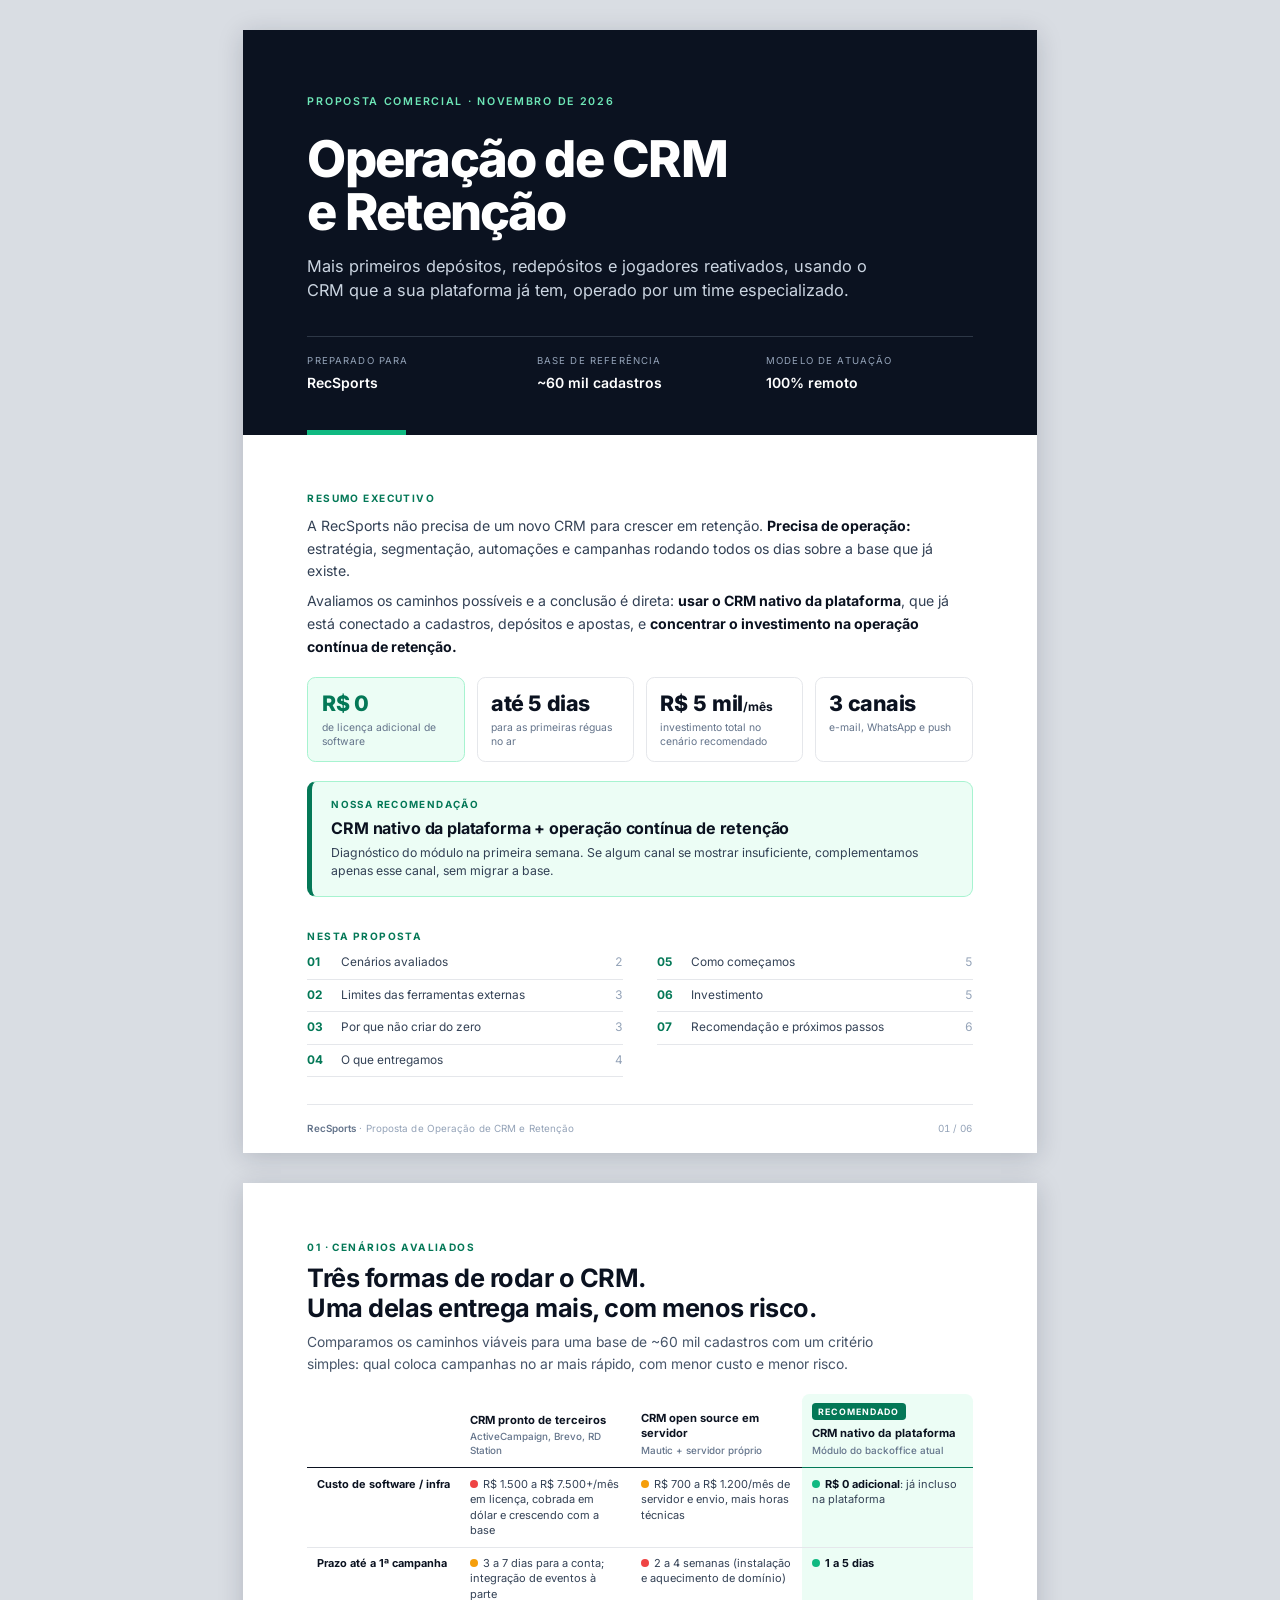
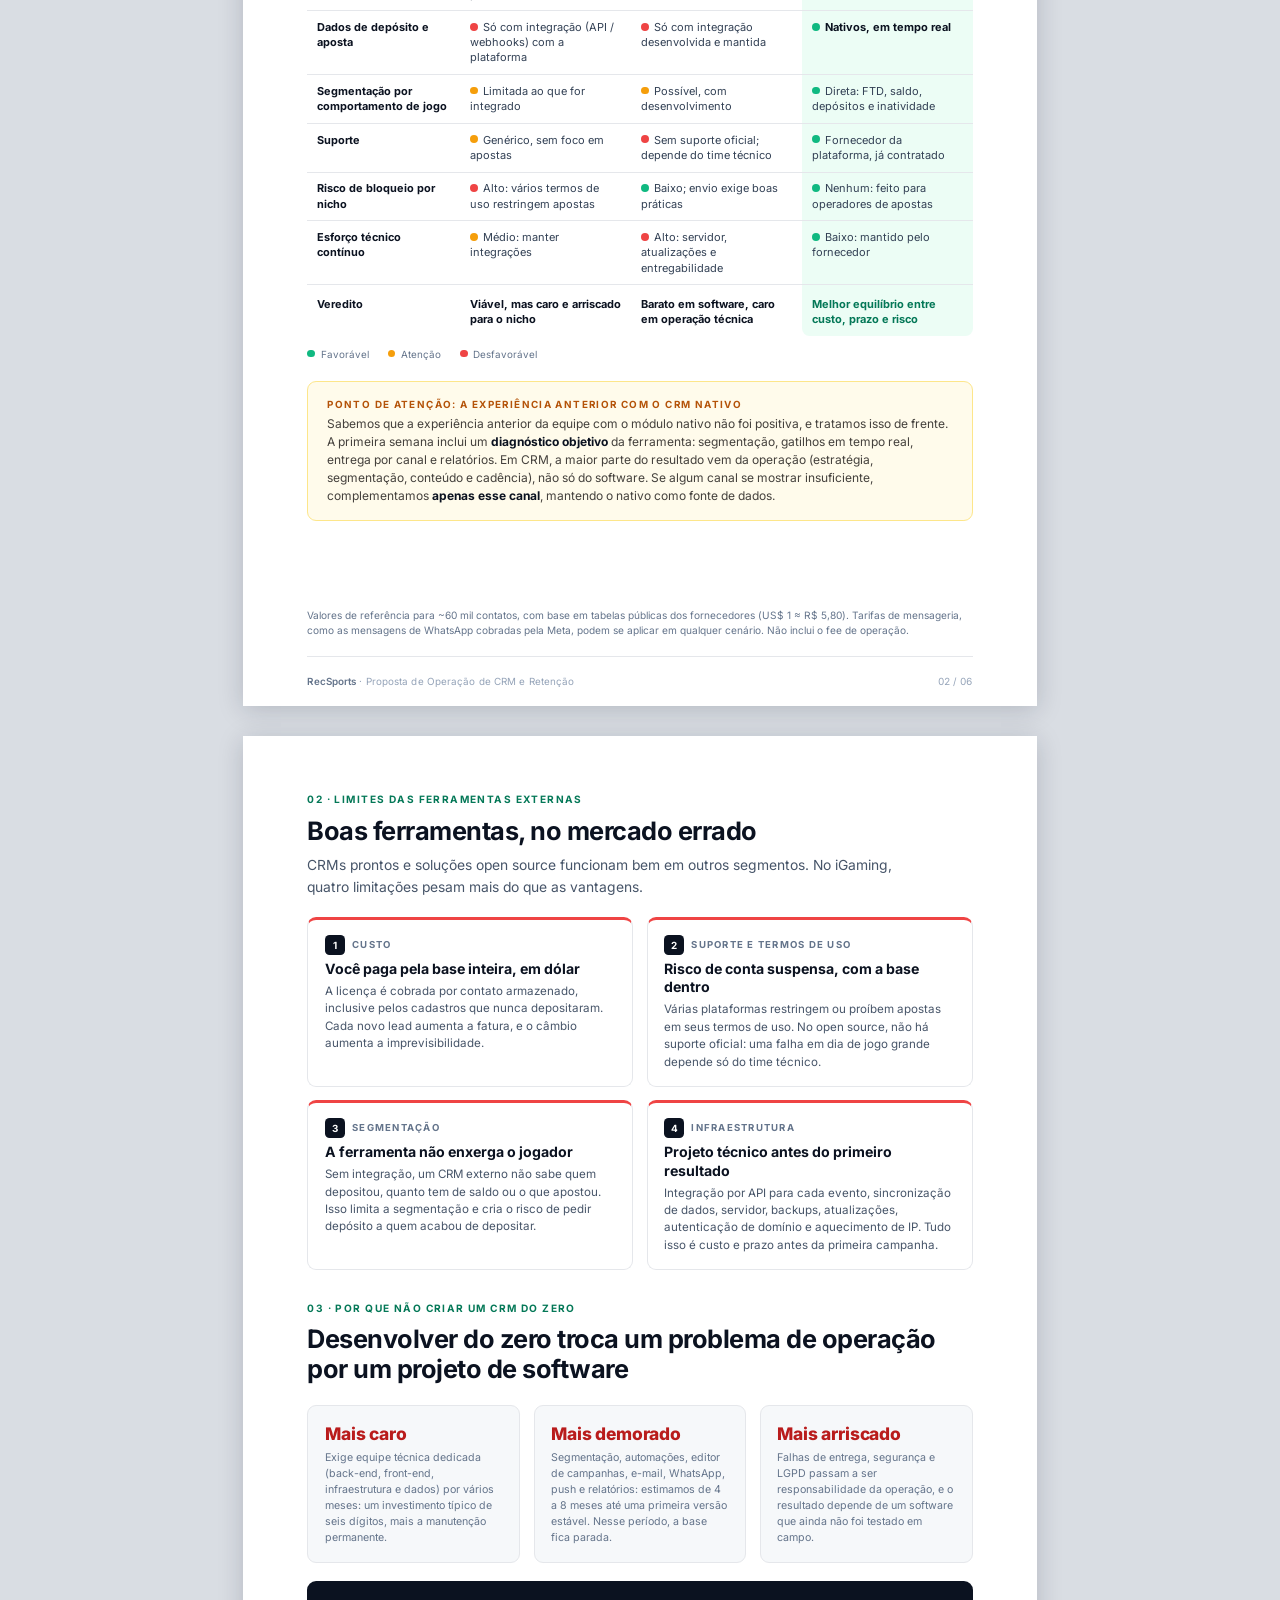
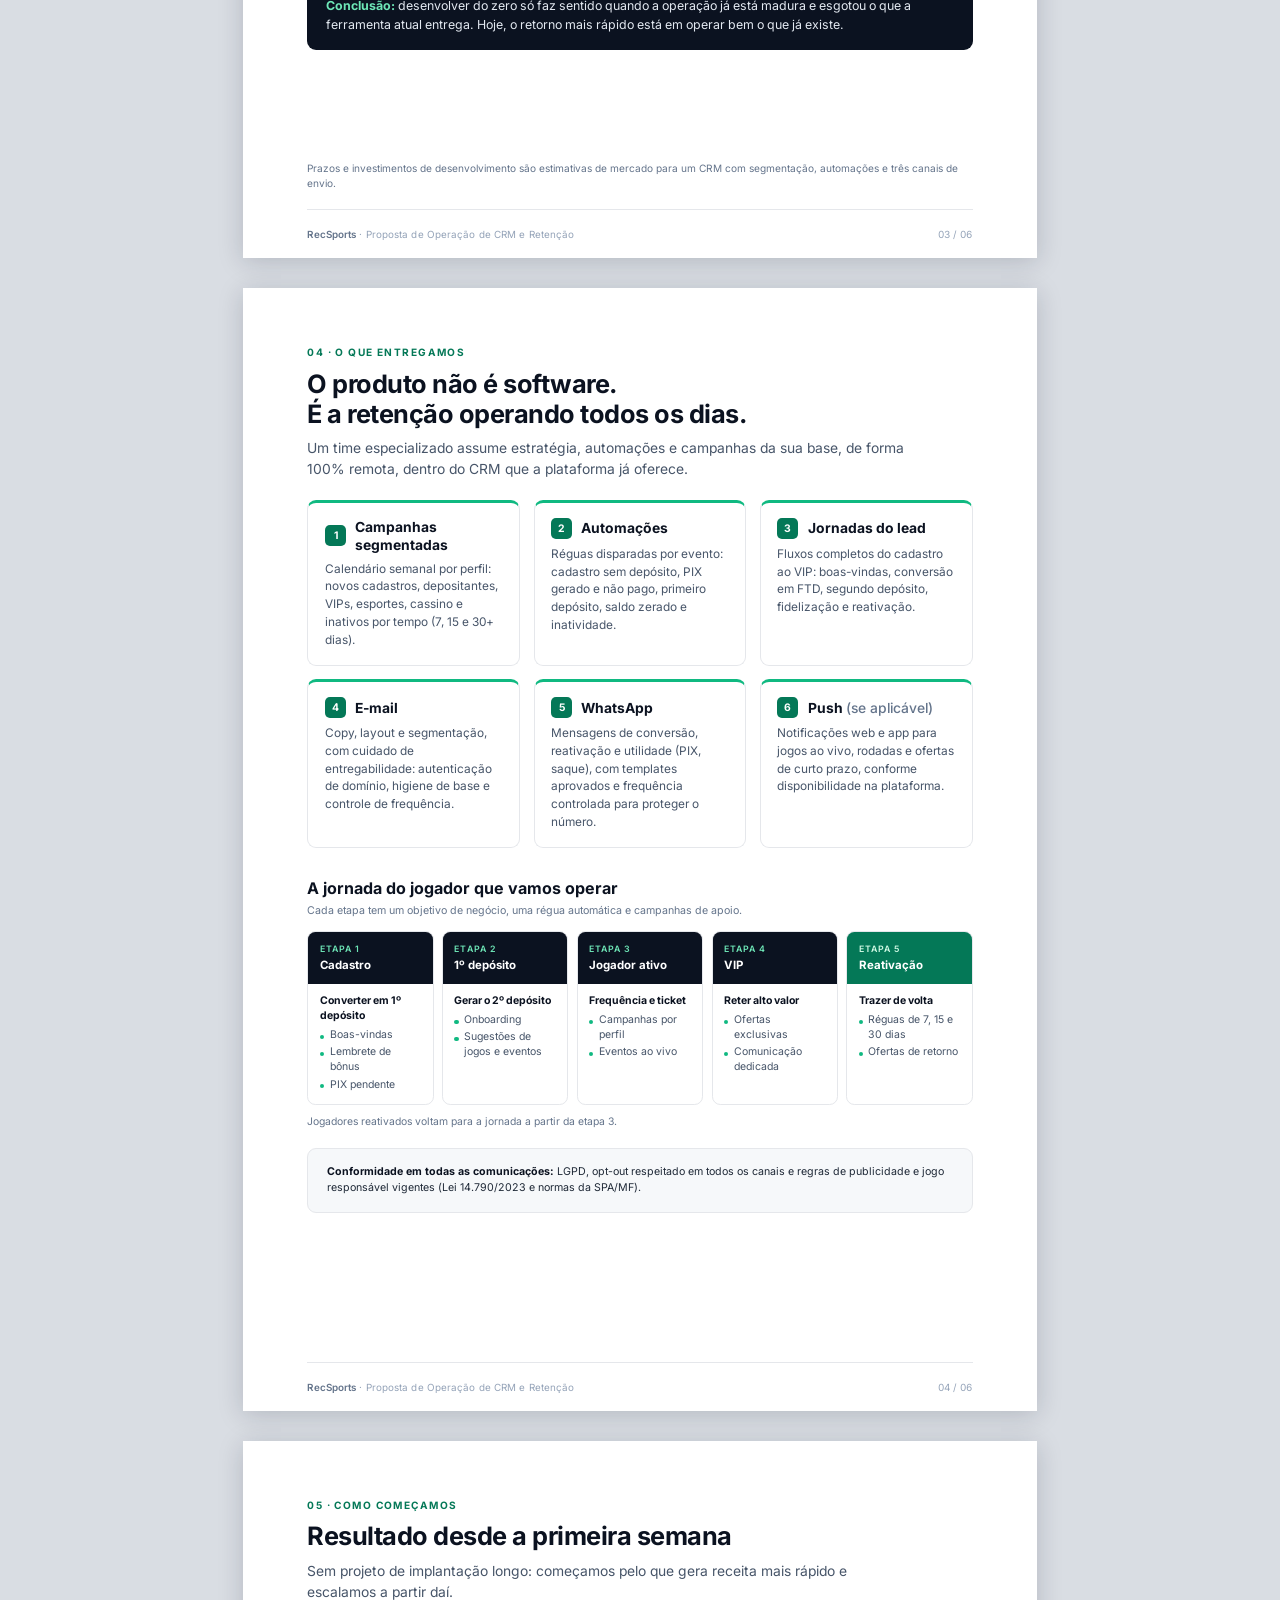
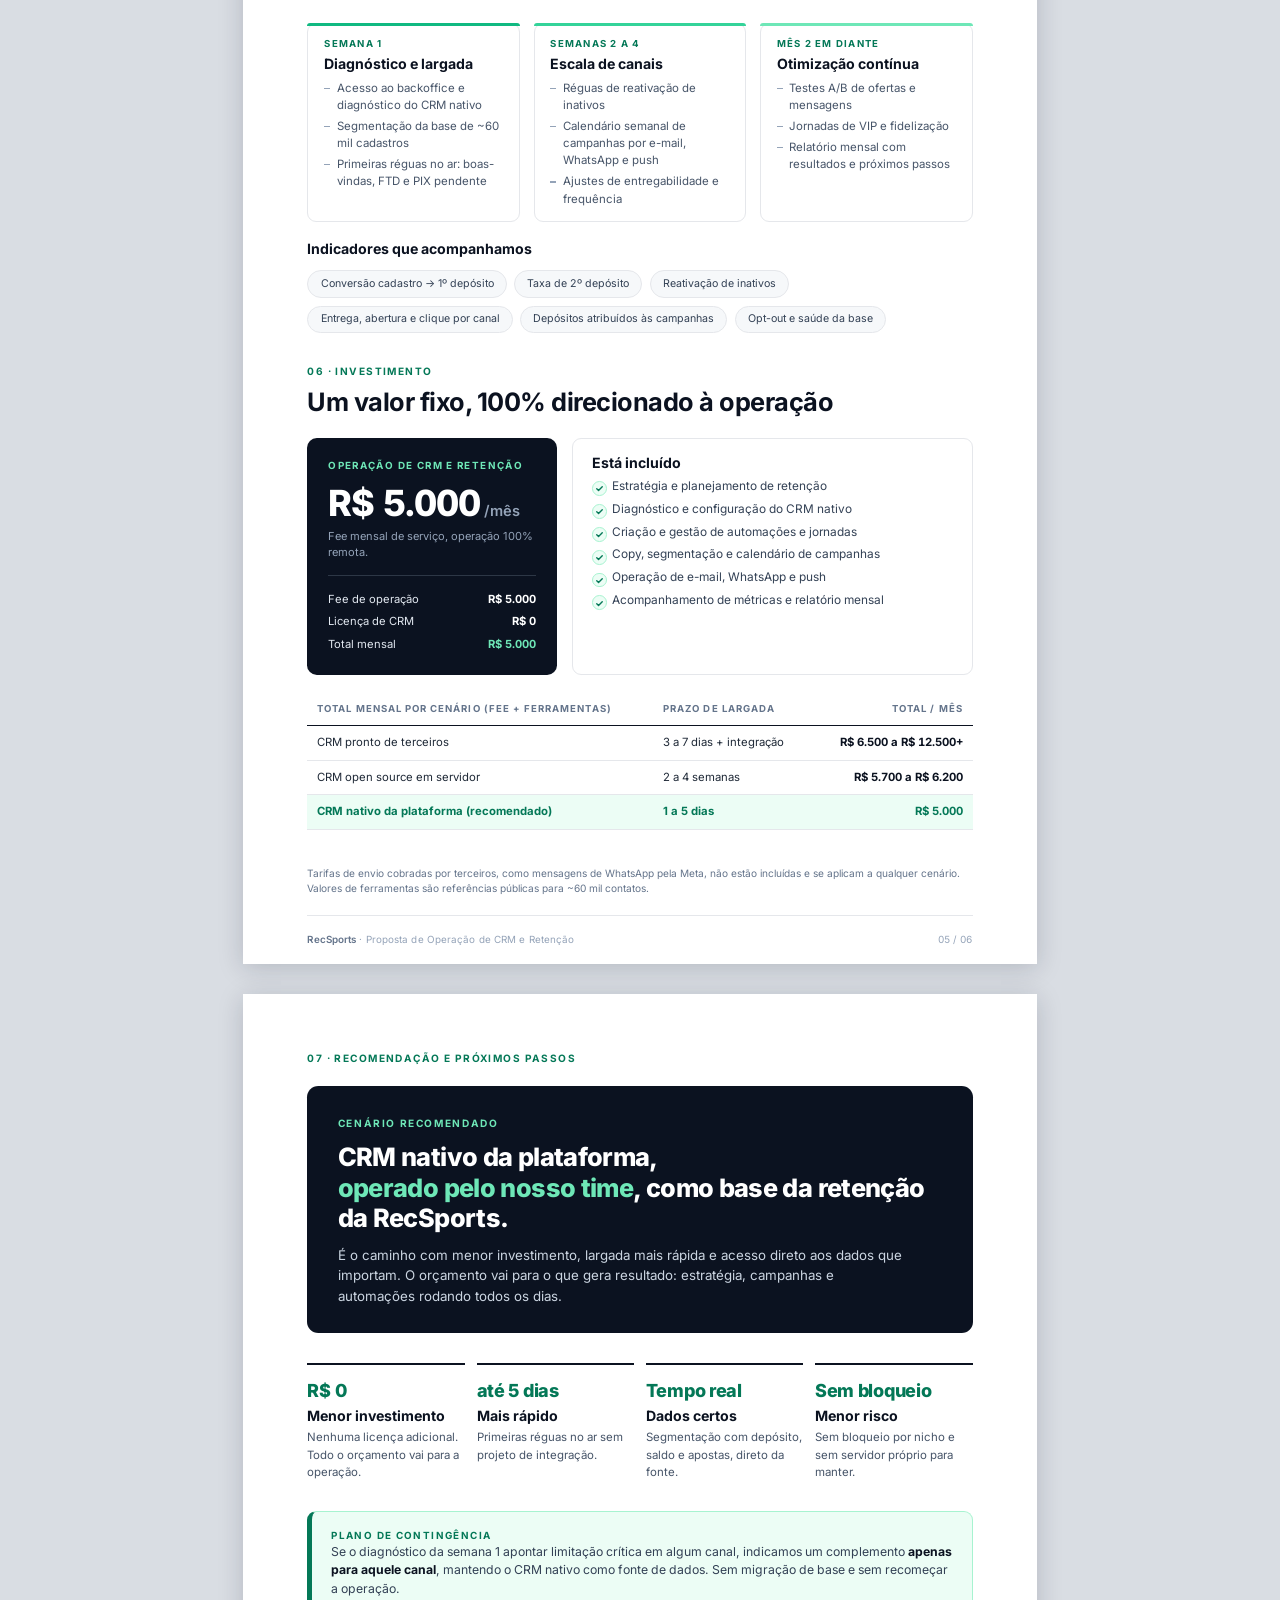
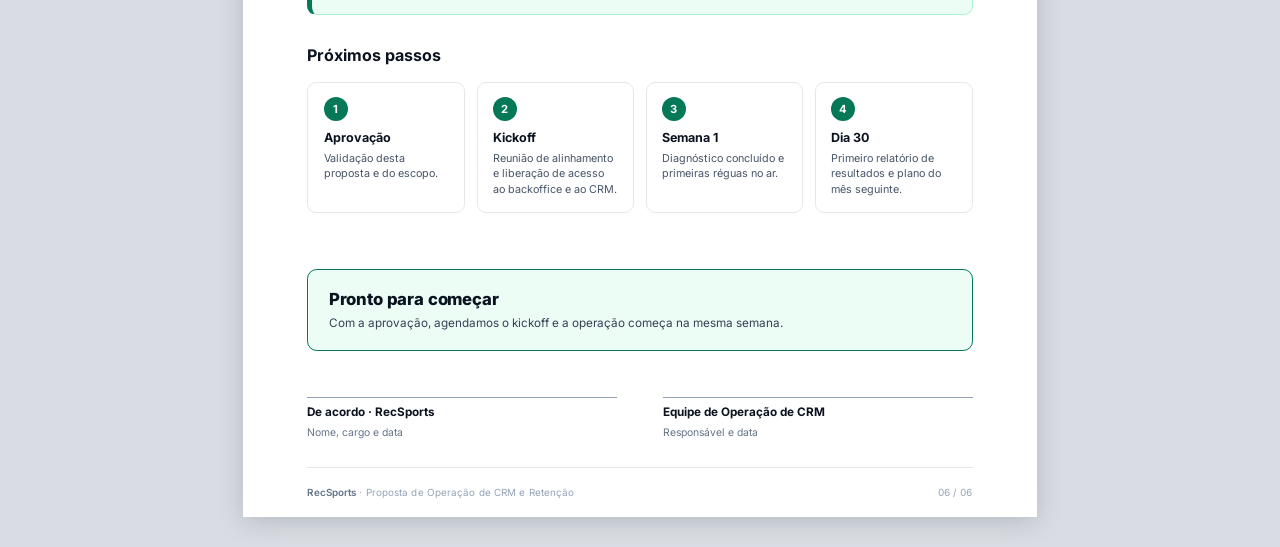
<file: proposta/src/proposta-completa.html>
<!doctype html>
<html lang="pt-BR">
<head>
<meta charset="utf-8">
<meta name="viewport" content="width=device-width, initial-scale=1">
<title>Proposta · Operação de CRM e Retenção</title>
<link rel="stylesheet" href="style.css">
</head>
<body>

<!-- ===================== 1 · CAPA + RESUMO ===================== -->
<section class="page">
  <div class="cover-top">
    <div class="cover-kicker">Proposta comercial · Novembro de 2026</div>
    <h1>Operação de CRM<br>e Retenção</h1>
    <p class="cover-lead">Mais primeiros depósitos, redepósitos e jogadores reativados, usando o CRM que a sua plataforma já tem, operado por um time especializado.</p>
    <div class="cover-meta">
      <div><span>Preparado para</span><strong>RecSports</strong></div>
      <div><span>Base de referência</span><strong>~60 mil cadastros</strong></div>
      <div><span>Modelo de atuação</span><strong>100% remoto</strong></div>
    </div>
  </div>

  <div class="pad">
    <div class="eyebrow">Resumo executivo</div>
    <p class="summary">A RecSports não precisa de um novo CRM para crescer em retenção. <strong>Precisa de operação:</strong> estratégia, segmentação, automações e campanhas rodando todos os dias sobre a base que já existe.</p>
    <p class="summary">Avaliamos os caminhos possíveis e a conclusão é direta: <strong>usar o CRM nativo da plataforma</strong>, que já está conectado a cadastros, depósitos e apostas, e <strong>concentrar o investimento na operação contínua de retenção.</strong></p>

    <div class="kpis gap-m">
      <div class="kpi hl"><div class="v">R$ 0</div><div class="l">de licença adicional de software</div></div>
      <div class="kpi"><div class="v">até 5 dias</div><div class="l">para as primeiras réguas no ar</div></div>
      <div class="kpi"><div class="v num">R$ 5 mil<small>/mês</small></div><div class="l">investimento total no cenário recomendado</div></div>
      <div class="kpi"><div class="v">3 canais</div><div class="l">e-mail, WhatsApp e push</div></div>
    </div>

    <div class="reco gap-m">
      <div class="tag">Nossa recomendação</div>
      <div class="t">CRM nativo da plataforma + operação contínua de retenção</div>
      <p>Diagnóstico do módulo na primeira semana. Se algum canal se mostrar insuficiente, complementamos apenas esse canal, sem migrar a base.</p>
    </div>

    <div class="grow"></div>
    <div class="eyebrow" style="margin-bottom:1mm">Nesta proposta</div>
    <div class="toc" style="margin-bottom:7mm">
      <div><b>01</b>Cenários avaliados<i>2</i></div>
      <div><b>05</b>Como começamos<i>5</i></div>
      <div><b>02</b>Limites das ferramentas externas<i>3</i></div>
      <div><b>06</b>Investimento<i>5</i></div>
      <div><b>03</b>Por que não criar do zero<i>3</i></div>
      <div><b>07</b>Recomendação e próximos passos<i>6</i></div>
      <div><b>04</b>O que entregamos<i>4</i></div>
      <div style="border-bottom:none"></div>
    </div>
  </div>
  <div class="foot"><span><b>RecSports</b> · Proposta de Operação de CRM e Retenção</span><span class="num">01 / 06</span></div>
</section>

<!-- ===================== 2 · CENÁRIOS ===================== -->
<section class="page">
  <div class="pad">
    <div class="eyebrow">01 · Cenários avaliados</div>
    <h2>Três formas de rodar o CRM.<br>Uma delas entrega mais, com menos risco.</h2>
    <p class="lead">Comparamos os caminhos viáveis para uma base de ~60 mil cadastros com um critério simples: qual coloca campanhas no ar mais rápido, com menor custo e menor risco.</p>

    <table class="cmp gap-m">
      <thead>
        <tr>
          <th></th>
          <th>CRM pronto de terceiros<span class="sub">ActiveCampaign, Brevo, RD Station</span></th>
          <th>CRM open source em servidor<span class="sub">Mautic + servidor próprio</span></th>
          <th class="rec"><span class="badge">Recomendado</span>CRM nativo da plataforma<span class="sub">Módulo do backoffice atual</span></th>
        </tr>
      </thead>
      <tbody>
        <tr>
          <th>Custo de software / infra</th>
          <td><i class="r b"></i>R$ 1.500 a R$ 7.500+/mês em licença, cobrada em dólar e crescendo com a base</td>
          <td><i class="r y"></i>R$ 700 a R$ 1.200/mês de servidor e envio, mais horas técnicas</td>
          <td class="rec"><i class="r g"></i><strong>R$ 0 adicional</strong>: já incluso na plataforma</td>
        </tr>
        <tr>
          <th>Prazo até a 1ª campanha</th>
          <td><i class="r y"></i>3 a 7 dias para a conta; integração de eventos à parte</td>
          <td><i class="r b"></i>2 a 4 semanas (instalação e aquecimento de domínio)</td>
          <td class="rec"><i class="r g"></i><strong>1 a 5 dias</strong></td>
        </tr>
        <tr>
          <th>Dados de depósito e aposta</th>
          <td><i class="r b"></i>Só com integração (API / webhooks) com a plataforma</td>
          <td><i class="r b"></i>Só com integração desenvolvida e mantida</td>
          <td class="rec"><i class="r g"></i><strong>Nativos, em tempo real</strong></td>
        </tr>
        <tr>
          <th>Segmentação por comportamento de jogo</th>
          <td><i class="r y"></i>Limitada ao que for integrado</td>
          <td><i class="r y"></i>Possível, com desenvolvimento</td>
          <td class="rec"><i class="r g"></i>Direta: FTD, saldo, depósitos e inatividade</td>
        </tr>
        <tr>
          <th>Suporte</th>
          <td><i class="r y"></i>Genérico, sem foco em apostas</td>
          <td><i class="r b"></i>Sem suporte oficial; depende do time técnico</td>
          <td class="rec"><i class="r g"></i>Fornecedor da plataforma, já contratado</td>
        </tr>
        <tr>
          <th>Risco de bloqueio por nicho</th>
          <td><i class="r b"></i>Alto: vários termos de uso restringem apostas</td>
          <td><i class="r g"></i>Baixo; envio exige boas práticas</td>
          <td class="rec"><i class="r g"></i>Nenhum: feito para operadores de apostas</td>
        </tr>
        <tr>
          <th>Esforço técnico contínuo</th>
          <td><i class="r y"></i>Médio: manter integrações</td>
          <td><i class="r b"></i>Alto: servidor, atualizações e entregabilidade</td>
          <td class="rec"><i class="r g"></i>Baixo: mantido pelo fornecedor</td>
        </tr>
        <tr class="vrow">
          <th>Veredito</th>
          <td>Viável, mas caro e arriscado para o nicho</td>
          <td>Barato em software, caro em operação técnica</td>
          <td class="rec">Melhor equilíbrio entre custo, prazo e risco</td>
        </tr>
      </tbody>
    </table>
    <div class="legend gap-s"><span><i class="r g"></i>Favorável</span><span><i class="r y"></i>Atenção</span><span><i class="r b"></i>Desfavorável</span></div>

    <div class="callout gap-m">
      <div class="tag">Ponto de atenção: a experiência anterior com o CRM nativo</div>
      <p>Sabemos que a experiência anterior da equipe com o módulo nativo não foi positiva, e tratamos isso de frente. A primeira semana inclui um <strong>diagnóstico objetivo</strong> da ferramenta: segmentação, gatilhos em tempo real, entrega por canal e relatórios. Em CRM, a maior parte do resultado vem da operação (estratégia, segmentação, conteúdo e cadência), não só do software. Se algum canal se mostrar insuficiente, complementamos <strong>apenas esse canal</strong>, mantendo o nativo como fonte de dados.</p>
    </div>

    <div class="grow"></div>
    <p class="note" style="margin-bottom:5mm">Valores de referência para ~60 mil contatos, com base em tabelas públicas dos fornecedores (US$ 1 ≈ R$ 5,80). Tarifas de mensageria, como as mensagens de WhatsApp cobradas pela Meta, podem se aplicar em qualquer cenário. Não inclui o fee de operação.</p>
  </div>
  <div class="foot"><span><b>RecSports</b> · Proposta de Operação de CRM e Retenção</span><span class="num">02 / 06</span></div>
</section>

<!-- ===================== 3 · LIMITES + DO ZERO ===================== -->
<section class="page">
  <div class="pad">
    <div class="eyebrow">02 · Limites das ferramentas externas</div>
    <h2>Boas ferramentas, no mercado errado</h2>
    <p class="lead">CRMs prontos e soluções open source funcionam bem em outros segmentos. No iGaming, quatro limitações pesam mais do que as vantagens.</p>

    <div class="grid2 gap-m">
      <div class="card risk">
        <div class="k"><span class="n">1</span>Custo</div>
        <h3>Você paga pela base inteira, em dólar</h3>
        <p>A licença é cobrada por contato armazenado, inclusive pelos cadastros que nunca depositaram. Cada novo lead aumenta a fatura, e o câmbio aumenta a imprevisibilidade.</p>
      </div>
      <div class="card risk">
        <div class="k"><span class="n">2</span>Suporte e termos de uso</div>
        <h3>Risco de conta suspensa, com a base dentro</h3>
        <p>Várias plataformas restringem ou proíbem apostas em seus termos de uso. No open source, não há suporte oficial: uma falha em dia de jogo grande depende só do time técnico.</p>
      </div>
      <div class="card risk">
        <div class="k"><span class="n">3</span>Segmentação</div>
        <h3>A ferramenta não enxerga o jogador</h3>
        <p>Sem integração, um CRM externo não sabe quem depositou, quanto tem de saldo ou o que apostou. Isso limita a segmentação e cria o risco de pedir depósito a quem acabou de depositar.</p>
      </div>
      <div class="card risk">
        <div class="k"><span class="n">4</span>Infraestrutura</div>
        <h3>Projeto técnico antes do primeiro resultado</h3>
        <p>Integração por API para cada evento, sincronização de dados, servidor, backups, atualizações, autenticação de domínio e aquecimento de IP. Tudo isso é custo e prazo antes da primeira campanha.</p>
      </div>
    </div>

    <div class="section">
      <div class="eyebrow">03 · Por que não criar um CRM do zero</div>
      <h2>Desenvolver do zero troca um problema de operação por um projeto de software</h2>
    </div>

    <div class="grid3 gap-s">
      <div class="stop">
        <div class="big">Mais caro</div>
        <p class="small muted">Exige equipe técnica dedicada (back-end, front-end, infraestrutura e dados) por vários meses: um investimento típico de seis dígitos, mais a manutenção permanente.</p>
      </div>
      <div class="stop">
        <div class="big">Mais demorado</div>
        <p class="small muted">Segmentação, automações, editor de campanhas, e-mail, WhatsApp, push e relatórios: estimamos de 4 a 8 meses até uma primeira versão estável. Nesse período, a base fica parada.</p>
      </div>
      <div class="stop">
        <div class="big">Mais arriscado</div>
        <p class="small muted">Falhas de entrega, segurança e LGPD passam a ser responsabilidade da operação, e o resultado depende de um software que ainda não foi testado em campo.</p>
      </div>
    </div>

    <div class="bottomline gap-m"><b>Conclusão:</b> desenvolver do zero só faz sentido quando a operação já está madura e esgotou o que a ferramenta atual entrega. Hoje, o retorno mais rápido está em operar bem o que já existe.</div>

    <div class="grow"></div>
    <p class="note" style="margin-bottom:5mm">Prazos e investimentos de desenvolvimento são estimativas de mercado para um CRM com segmentação, automações e três canais de envio.</p>
  </div>
  <div class="foot"><span><b>RecSports</b> · Proposta de Operação de CRM e Retenção</span><span class="num">03 / 06</span></div>
</section>

<!-- ===================== 4 · O QUE ENTREGAMOS ===================== -->
<section class="page">
  <div class="pad">
    <div class="eyebrow">04 · O que entregamos</div>
    <h2>O produto não é software.<br>É a retenção operando todos os dias.</h2>
    <p class="lead">Um time especializado assume estratégia, automações e campanhas da sua base, de forma 100% remota, dentro do CRM que a plataforma já oferece.</p>

    <div class="grid3 gap-m">
      <div class="card deliv">
        <div class="dh"><span class="n">1</span><h3>Campanhas segmentadas</h3></div>
        <p>Calendário semanal por perfil: novos cadastros, depositantes, VIPs, esportes, cassino e inativos por tempo (7, 15 e 30+ dias).</p>
      </div>
      <div class="card deliv">
        <div class="dh"><span class="n">2</span><h3>Automações</h3></div>
        <p>Réguas disparadas por evento: cadastro sem depósito, PIX gerado e não pago, primeiro depósito, saldo zerado e inatividade.</p>
      </div>
      <div class="card deliv">
        <div class="dh"><span class="n">3</span><h3>Jornadas do lead</h3></div>
        <p>Fluxos completos do cadastro ao VIP: boas-vindas, conversão em FTD, segundo depósito, fidelização e reativação.</p>
      </div>
      <div class="card deliv">
        <div class="dh"><span class="n">4</span><h3>E-mail</h3></div>
        <p>Copy, layout e segmentação, com cuidado de entregabilidade: autenticação de domínio, higiene de base e controle de frequência.</p>
      </div>
      <div class="card deliv">
        <div class="dh"><span class="n">5</span><h3>WhatsApp</h3></div>
        <p>Mensagens de conversão, reativação e utilidade (PIX, saque), com templates aprovados e frequência controlada para proteger o número.</p>
      </div>
      <div class="card deliv">
        <div class="dh"><span class="n">6</span><h3>Push <span class="muted" style="font-weight:500">(se aplicável)</span></h3></div>
        <p>Notificações web e app para jogos ao vivo, rodadas e ofertas de curto prazo, conforme disponibilidade na plataforma.</p>
      </div>
    </div>

    <div class="section">
      <h3 style="font-size:12pt;margin-bottom:1mm">A jornada do jogador que vamos operar</h3>
      <p class="small muted" style="margin-bottom:3.4mm">Cada etapa tem um objetivo de negócio, uma régua automática e campanhas de apoio.</p>
      <div class="journey">
        <div class="stage"><div class="h"><small>Etapa 1</small>Cadastro</div><div class="b"><strong>Converter em 1º depósito</strong><ul><li>Boas-vindas</li><li>Lembrete de bônus</li><li>PIX pendente</li></ul></div></div>
        <div class="stage"><div class="h"><small>Etapa 2</small>1º depósito</div><div class="b"><strong>Gerar o 2º depósito</strong><ul><li>Onboarding</li><li>Sugestões de jogos e eventos</li></ul></div></div>
        <div class="stage"><div class="h"><small>Etapa 3</small>Jogador ativo</div><div class="b"><strong>Frequência e ticket</strong><ul><li>Campanhas por perfil</li><li>Eventos ao vivo</li></ul></div></div>
        <div class="stage"><div class="h"><small>Etapa 4</small>VIP</div><div class="b"><strong>Reter alto valor</strong><ul><li>Ofertas exclusivas</li><li>Comunicação dedicada</li></ul></div></div>
        <div class="stage re"><div class="h"><small>Etapa 5</small>Reativação</div><div class="b"><strong>Trazer de volta</strong><ul><li>Réguas de 7, 15 e 30 dias</li><li>Ofertas de retorno</li></ul></div></div>
      </div>
      <div class="journey-note">Jogadores reativados voltam para a jornada a partir da etapa 3.</div>
    </div>

    <div class="box soft gap-m">
      <p class="small"><strong>Conformidade em todas as comunicações:</strong> LGPD, opt-out respeitado em todos os canais e regras de publicidade e jogo responsável vigentes (Lei 14.790/2023 e normas da SPA/MF).</p>
    </div>
    <div class="grow"></div>
  </div>
  <div class="foot"><span><b>RecSports</b> · Proposta de Operação de CRM e Retenção</span><span class="num">04 / 06</span></div>
</section>

<!-- ===================== 5 · COMO COMEÇAMOS + INVESTIMENTO ===================== -->
<section class="page">
  <div class="pad">
    <div class="eyebrow">05 · Como começamos</div>
    <h2>Resultado desde a primeira semana</h2>
    <p class="lead">Sem projeto de implantação longo: começamos pelo que gera receita mais rápido e escalamos a partir daí.</p>

    <div class="timeline gap-m">
      <div class="phase"><div class="bar"></div><div class="when">Semana 1</div><h3>Diagnóstico e largada</h3>
        <ul class="dash"><li>Acesso ao backoffice e diagnóstico do CRM nativo</li><li>Segmentação da base de ~60 mil cadastros</li><li>Primeiras réguas no ar: boas-vindas, FTD e PIX pendente</li></ul></div>
      <div class="phase"><div class="bar"></div><div class="when">Semanas 2 a 4</div><h3>Escala de canais</h3>
        <ul class="dash"><li>Réguas de reativação de inativos</li><li>Calendário semanal de campanhas por e-mail, WhatsApp e push</li><li>Ajustes de entregabilidade e frequência</li></ul></div>
      <div class="phase"><div class="bar"></div><div class="when">Mês 2 em diante</div><h3>Otimização contínua</h3>
        <ul class="dash"><li>Testes A/B de ofertas e mensagens</li><li>Jornadas de VIP e fidelização</li><li>Relatório mensal com resultados e próximos passos</li></ul></div>
    </div>

    <div class="gap-m">
      <h3>Indicadores que acompanhamos</h3>
      <div class="chips gap-s">
        <span class="chip">Conversão cadastro → 1º depósito</span>
        <span class="chip">Taxa de 2º depósito</span>
        <span class="chip">Reativação de inativos</span>
        <span class="chip">Entrega, abertura e clique por canal</span>
        <span class="chip">Depósitos atribuídos às campanhas</span>
        <span class="chip">Opt-out e saúde da base</span>
      </div>
    </div>

    <div class="section">
      <div class="eyebrow">06 · Investimento</div>
      <h2>Um valor fixo, 100% direcionado à operação</h2>
    </div>

    <div class="invest gap-s">
      <div class="price">
        <div class="lbl">Operação de CRM e Retenção</div>
        <div class="val num">R$ 5.000<small> /mês</small></div>
        <div class="sub">Fee mensal de serviço, operação 100% remota.</div>
        <div class="sep"></div>
        <div class="row"><span>Fee de operação</span><b class="num">R$ 5.000</b></div>
        <div class="row"><span>Licença de CRM</span><b class="num">R$ 0</b></div>
        <div class="row total"><span>Total mensal</span><b class="num">R$ 5.000</b></div>
      </div>
      <div class="box">
        <h3>Está incluído</h3>
        <ul class="check">
          <li>Estratégia e planejamento de retenção</li>
          <li>Diagnóstico e configuração do CRM nativo</li>
          <li>Criação e gestão de automações e jornadas</li>
          <li>Copy, segmentação e calendário de campanhas</li>
          <li>Operação de e-mail, WhatsApp e push</li>
          <li>Acompanhamento de métricas e relatório mensal</li>
        </ul>
      </div>
    </div>

    <table class="tot gap-m">
      <thead><tr><th style="width:52%">Total mensal por cenário (fee + ferramentas)</th><th>Prazo de largada</th><th class="v">Total / mês</th></tr></thead>
      <tbody>
        <tr><td>CRM pronto de terceiros</td><td>3 a 7 dias + integração</td><td class="v">R$ 6.500 a R$ 12.500+</td></tr>
        <tr><td>CRM open source em servidor</td><td>2 a 4 semanas</td><td class="v">R$ 5.700 a R$ 6.200</td></tr>
        <tr class="rec"><td>CRM nativo da plataforma (recomendado)</td><td>1 a 5 dias</td><td class="v">R$ 5.000</td></tr>
      </tbody>
    </table>
    <div class="grow"></div>
    <p class="note" style="margin-bottom:5mm">Tarifas de envio cobradas por terceiros, como mensagens de WhatsApp pela Meta, não estão incluídas e se aplicam a qualquer cenário. Valores de ferramentas são referências públicas para ~60 mil contatos.</p>
  </div>
  <div class="foot"><span><b>RecSports</b> · Proposta de Operação de CRM e Retenção</span><span class="num">05 / 06</span></div>
</section>

<!-- ===================== 6 · RECOMENDAÇÃO ===================== -->
<section class="page">
  <div class="pad">
    <div class="eyebrow">07 · Recomendação e próximos passos</div>

    <div class="verdict gap-s">
      <div class="tag">Cenário recomendado</div>
      <div class="t">CRM nativo da plataforma,<br><em>operado pelo nosso time</em>, como base da retenção da RecSports.</div>
      <p>É o caminho com menor investimento, largada mais rápida e acesso direto aos dados que importam. O orçamento vai para o que gera resultado: estratégia, campanhas e automações rodando todos os dias.</p>
    </div>

    <div class="grid4 gap-l">
      <div class="reason"><div class="v">R$ 0</div><h3>Menor investimento</h3><p>Nenhuma licença adicional. Todo o orçamento vai para a operação.</p></div>
      <div class="reason"><div class="v">até 5 dias</div><h3>Mais rápido</h3><p>Primeiras réguas no ar sem projeto de integração.</p></div>
      <div class="reason"><div class="v">Tempo real</div><h3>Dados certos</h3><p>Segmentação com depósito, saldo e apostas, direto da fonte.</p></div>
      <div class="reason"><div class="v">Sem bloqueio</div><h3>Menor risco</h3><p>Sem bloqueio por nicho e sem servidor próprio para manter.</p></div>
    </div>

    <div class="reco gap-l">
      <div class="tag">Plano de contingência</div>
      <p>Se o diagnóstico da semana 1 apontar limitação crítica em algum canal, indicamos um complemento <strong>apenas para aquele canal</strong>, mantendo o CRM nativo como fonte de dados. Sem migração de base e sem recomeçar a operação.</p>
    </div>

    <h3 class="gap-l" style="font-size:12pt">Próximos passos</h3>
    <div class="steps gap-s">
      <div class="step"><div class="n">1</div><h3>Aprovação</h3><p>Validação desta proposta e do escopo.</p></div>
      <div class="step"><div class="n">2</div><h3>Kickoff</h3><p>Reunião de alinhamento e liberação de acesso ao backoffice e ao CRM.</p></div>
      <div class="step"><div class="n">3</div><h3>Semana 1</h3><p>Diagnóstico concluído e primeiras réguas no ar.</p></div>
      <div class="step"><div class="n">4</div><h3>Dia 30</h3><p>Primeiro relatório de resultados e plano do mês seguinte.</p></div>
    </div>

    <div class="grow"></div>
    <div class="cta">
      <div>
        <div class="t">Pronto para começar</div>
        <p>Com a aprovação, agendamos o kickoff e a operação começa na mesma semana.</p>
      </div>
    </div>
    <div class="sign" style="margin-bottom:7mm">
      <div><div class="line"></div><b>De acordo · RecSports</b><span>Nome, cargo e data</span></div>
      <div><div class="line"></div><b>Equipe de Operação de CRM</b><span>Responsável e data</span></div>
    </div>
  </div>
  <div class="foot"><span><b>RecSports</b> · Proposta de Operação de CRM e Retenção</span><span class="num">06 / 06</span></div>
</section>

</body>
</html>
</file>
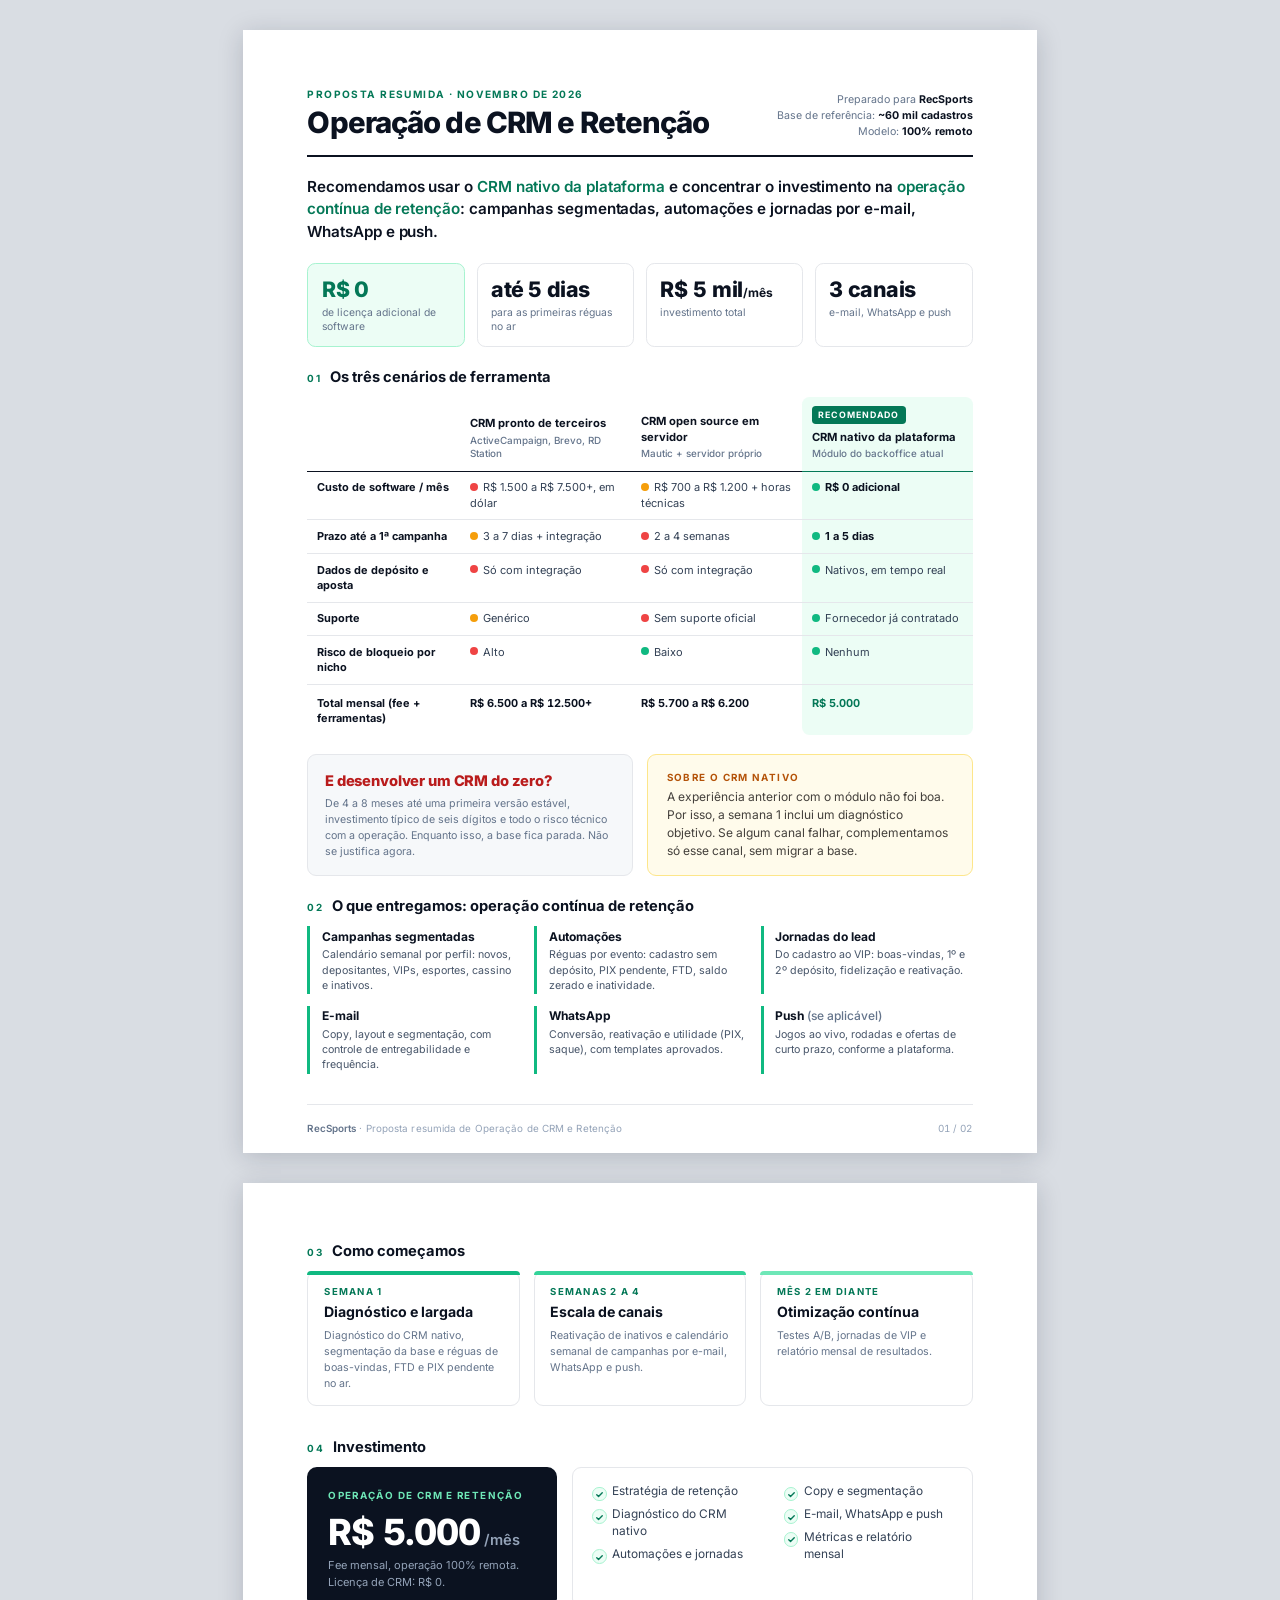
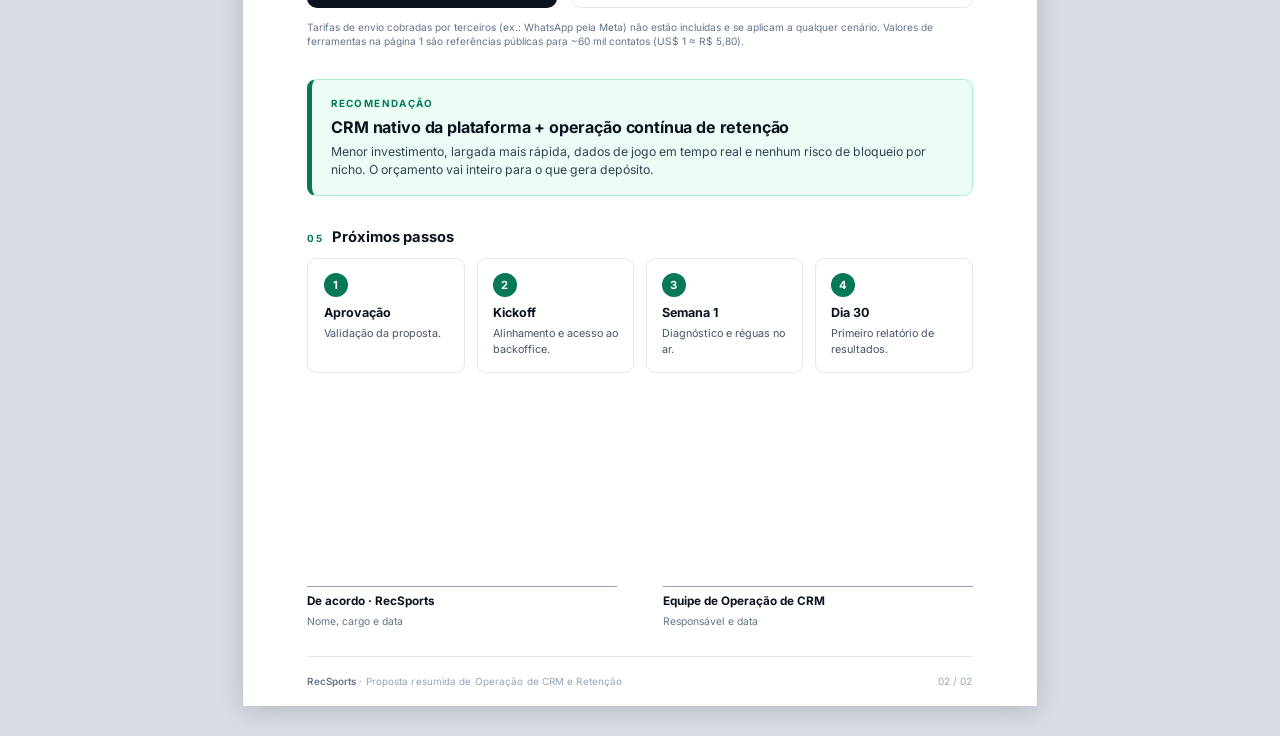
<file: proposta/src/proposta-resumida.html>
<!doctype html>
<html lang="pt-BR">
<head>
<meta charset="utf-8">
<meta name="viewport" content="width=device-width, initial-scale=1">
<title>Proposta Resumida · CRM e Retenção</title>
<link rel="stylesheet" href="style.css">
</head>
<body>

<!-- ===================== PÁGINA 1 ===================== -->
<section class="page">
  <div class="pad">
    <div class="mini-head">
      <div>
        <div class="eyebrow" style="margin:0">Proposta resumida · Novembro de 2026</div>
        <h1>Operação de CRM e Retenção</h1>
      </div>
      <div class="meta">Preparado para <b>RecSports</b><br>Base de referência: <b>~60 mil cadastros</b><br>Modelo: <b>100% remoto</b></div>
    </div>

    <p class="oneliner gap-m">Recomendamos usar o <em>CRM nativo da plataforma</em> e concentrar o investimento na <em>operação contínua de retenção</em>: campanhas segmentadas, automações e jornadas por e-mail, WhatsApp e push.</p>

    <div class="kpis gap-m">
      <div class="kpi hl"><div class="v">R$ 0</div><div class="l">de licença adicional de software</div></div>
      <div class="kpi"><div class="v">até 5 dias</div><div class="l">para as primeiras réguas no ar</div></div>
      <div class="kpi"><div class="v num">R$ 5 mil<small>/mês</small></div><div class="l">investimento total</div></div>
      <div class="kpi"><div class="v">3 canais</div><div class="l">e-mail, WhatsApp e push</div></div>
    </div>

    <div class="h-s gap-m"><b>01</b>Os três cenários de ferramenta</div>
    <table class="cmp">
      <thead>
        <tr>
          <th></th>
          <th>CRM pronto de terceiros<span class="sub">ActiveCampaign, Brevo, RD Station</span></th>
          <th>CRM open source em servidor<span class="sub">Mautic + servidor próprio</span></th>
          <th class="rec"><span class="badge">Recomendado</span>CRM nativo da plataforma<span class="sub">Módulo do backoffice atual</span></th>
        </tr>
      </thead>
      <tbody>
        <tr><th>Custo de software / mês</th><td><i class="r b"></i>R$ 1.500 a R$ 7.500+, em dólar</td><td><i class="r y"></i>R$ 700 a R$ 1.200 + horas técnicas</td><td class="rec"><i class="r g"></i><strong>R$ 0 adicional</strong></td></tr>
        <tr><th>Prazo até a 1ª campanha</th><td><i class="r y"></i>3 a 7 dias + integração</td><td><i class="r b"></i>2 a 4 semanas</td><td class="rec"><i class="r g"></i><strong>1 a 5 dias</strong></td></tr>
        <tr><th>Dados de depósito e aposta</th><td><i class="r b"></i>Só com integração</td><td><i class="r b"></i>Só com integração</td><td class="rec"><i class="r g"></i>Nativos, em tempo real</td></tr>
        <tr><th>Suporte</th><td><i class="r y"></i>Genérico</td><td><i class="r b"></i>Sem suporte oficial</td><td class="rec"><i class="r g"></i>Fornecedor já contratado</td></tr>
        <tr><th>Risco de bloqueio por nicho</th><td><i class="r b"></i>Alto</td><td><i class="r g"></i>Baixo</td><td class="rec"><i class="r g"></i>Nenhum</td></tr>
        <tr class="vrow"><th>Total mensal (fee + ferramentas)</th><td class="num">R$ 6.500 a R$ 12.500+</td><td class="num">R$ 5.700 a R$ 6.200</td><td class="rec num">R$ 5.000</td></tr>
      </tbody>
    </table>

    <div class="grid2 gap-m">
      <div class="stop">
        <div class="big" style="font-size:11pt">E desenvolver um CRM do zero?</div>
        <p class="small muted">De 4 a 8 meses até uma primeira versão estável, investimento típico de seis dígitos e todo o risco técnico com a operação. Enquanto isso, a base fica parada. Não se justifica agora.</p>
      </div>
      <div class="callout">
        <div class="tag">Sobre o CRM nativo</div>
        <p>A experiência anterior com o módulo não foi boa. Por isso, a semana 1 inclui um diagnóstico objetivo. Se algum canal falhar, complementamos só esse canal, sem migrar a base.</p>
      </div>
    </div>

    <div class="h-s gap-m"><b>02</b>O que entregamos: operação contínua de retenção</div>
    <div class="dl">
      <div><b>Campanhas segmentadas</b><span>Calendário semanal por perfil: novos, depositantes, VIPs, esportes, cassino e inativos.</span></div>
      <div><b>Automações</b><span>Réguas por evento: cadastro sem depósito, PIX pendente, FTD, saldo zerado e inatividade.</span></div>
      <div><b>Jornadas do lead</b><span>Do cadastro ao VIP: boas-vindas, 1º e 2º depósito, fidelização e reativação.</span></div>
      <div><b>E-mail</b><span>Copy, layout e segmentação, com controle de entregabilidade e frequência.</span></div>
      <div><b>WhatsApp</b><span>Conversão, reativação e utilidade (PIX, saque), com templates aprovados.</span></div>
      <div><b>Push <em>(se aplicável)</em></b><span>Jogos ao vivo, rodadas e ofertas de curto prazo, conforme a plataforma.</span></div>
    </div>

    <div class="grow"></div>
    <div style="height:5mm"></div>
  </div>
  <div class="foot"><span><b>RecSports</b> · Proposta resumida de Operação de CRM e Retenção</span><span class="num">01 / 02</span></div>
</section>

<!-- ===================== PÁGINA 2 ===================== -->
<section class="page">
  <div class="pad">
    <div class="h-s"><b>03</b>Como começamos</div>
    <div class="timeline">
      <div class="phase"><div class="bar"></div><div class="when">Semana 1</div><h3>Diagnóstico e largada</h3><p class="small muted">Diagnóstico do CRM nativo, segmentação da base e réguas de boas-vindas, FTD e PIX pendente no ar.</p></div>
      <div class="phase"><div class="bar"></div><div class="when">Semanas 2 a 4</div><h3>Escala de canais</h3><p class="small muted">Reativação de inativos e calendário semanal de campanhas por e-mail, WhatsApp e push.</p></div>
      <div class="phase"><div class="bar"></div><div class="when">Mês 2 em diante</div><h3>Otimização contínua</h3><p class="small muted">Testes A/B, jornadas de VIP e relatório mensal de resultados.</p></div>
    </div>

    <div class="h-s gap-l"><b>04</b>Investimento</div>
    <div class="invest">
      <div class="price">
        <div class="lbl">Operação de CRM e Retenção</div>
        <div class="val num">R$ 5.000<small> /mês</small></div>
        <div class="sub">Fee mensal, operação 100% remota. Licença de CRM: R$ 0.</div>
      </div>
      <div class="box">
        <ul class="check" style="columns:2;column-gap:6mm">
          <li style="margin-top:0">Estratégia de retenção</li>
          <li>Diagnóstico do CRM nativo</li>
          <li>Automações e jornadas</li>
          <li>Copy e segmentação</li>
          <li>E-mail, WhatsApp e push</li>
          <li>Métricas e relatório mensal</li>
        </ul>
      </div>
    </div>
    <p class="note gap-s">Tarifas de envio cobradas por terceiros (ex.: WhatsApp pela Meta) não estão incluídas e se aplicam a qualquer cenário. Valores de ferramentas na página 1 são referências públicas para ~60 mil contatos (US$ 1 ≈ R$ 5,80).</p>

    <div class="reco gap-l">
      <div class="tag">Recomendação</div>
      <div class="t">CRM nativo da plataforma + operação contínua de retenção</div>
      <p>Menor investimento, largada mais rápida, dados de jogo em tempo real e nenhum risco de bloqueio por nicho. O orçamento vai inteiro para o que gera depósito.</p>
    </div>

    <div class="h-s gap-l"><b>05</b>Próximos passos</div>
    <div class="steps">
      <div class="step"><div class="n">1</div><h3>Aprovação</h3><p>Validação da proposta.</p></div>
      <div class="step"><div class="n">2</div><h3>Kickoff</h3><p>Alinhamento e acesso ao backoffice.</p></div>
      <div class="step"><div class="n">3</div><h3>Semana 1</h3><p>Diagnóstico e réguas no ar.</p></div>
      <div class="step"><div class="n">4</div><h3>Dia 30</h3><p>Primeiro relatório de resultados.</p></div>
    </div>

    <div class="grow"></div>
    <div class="sign" style="margin-bottom:7mm">
      <div><div class="line"></div><b>De acordo · RecSports</b><span>Nome, cargo e data</span></div>
      <div><div class="line"></div><b>Equipe de Operação de CRM</b><span>Responsável e data</span></div>
    </div>
  </div>
  <div class="foot"><span><b>RecSports</b> · Proposta resumida de Operação de CRM e Retenção</span><span class="num">02 / 02</span></div>
</section>

</body>
</html>
</file>
<file: proposta/src/style.css>
/* Proposta RecSports · Operação de CRM e Retenção — estilos de impressão (A4) */
@page { size: A4; margin: 0; }
@font-face { font-family: 'InterPDF'; font-weight: 400; font-style: normal; src: url('fonts/Inter-400.woff2') format('woff2'); }
@font-face { font-family: 'InterPDF'; font-weight: 500; font-style: normal; src: url('fonts/Inter-500.woff2') format('woff2'); }
@font-face { font-family: 'InterPDF'; font-weight: 600; font-style: normal; src: url('fonts/Inter-600.woff2') format('woff2'); }
@font-face { font-family: 'InterPDF'; font-weight: 700; font-style: normal; src: url('fonts/Inter-700.woff2') format('woff2'); }
@font-face { font-family: 'InterPDF'; font-weight: 800; font-style: normal; src: url('fonts/Inter-800.woff2') format('woff2'); }

:root {
  --ink: #0b1220;
  --ink-2: #111a2e;
  --text: #1f2937;
  --muted: #64748b;
  --faint: #94a3b8;
  --line: #e5e7eb;
  --soft: #f6f8fa;
  --accent: #047857;
  --accent-2: #10b981;
  --accent-soft: #ecfdf5;
  --accent-line: #a7f3d0;
  --warn: #b45309;
  --warn-soft: #fffbeb;
  --warn-line: #fde68a;
  --bad: #b91c1c;
  --bad-soft: #fef2f2;
}

* { box-sizing: border-box; margin: 0; padding: 0; }
html { -webkit-print-color-adjust: exact; print-color-adjust: exact; }
body {
  font-family: 'InterPDF', 'Inter', system-ui, sans-serif;
  font-size: 9.5pt;
  line-height: 1.5;
  color: var(--text);
  background: #d9dde3;
  font-feature-settings: 'cv11', 'ss01';
}
@media print { body { background: #fff; } }

/* ---------- Página ---------- */
.page {
  width: 210mm;
  height: 297mm;
  background: #fff;
  position: relative;
  overflow: hidden;
  display: flex;
  flex-direction: column;
  break-after: page;
  page-break-after: always;
}
.page:last-child { break-after: auto; page-break-after: auto; }
@media screen { .page { margin: 8mm auto; box-shadow: 0 4px 24px rgba(15, 23, 42, .18); } }

.pad { flex: 1; padding: 15mm 17mm 0; display: flex; flex-direction: column; }
.foot {
  margin: 0 17mm;
  height: 13mm;
  border-top: 1px solid var(--line);
  display: flex;
  align-items: center;
  justify-content: space-between;
  font-size: 7.4pt;
  color: var(--faint);
  letter-spacing: .01em;
}
.foot b { color: var(--muted); font-weight: 600; }

/* ---------- Tipografia ---------- */
.eyebrow {
  font-size: 7.6pt;
  font-weight: 700;
  letter-spacing: .14em;
  text-transform: uppercase;
  color: var(--accent);
  margin-bottom: 2.2mm;
}
h2 {
  font-size: 19pt;
  line-height: 1.18;
  letter-spacing: -.02em;
  color: var(--ink);
  font-weight: 700;
  margin-bottom: 2.5mm;
}
h3 {
  font-size: 10.6pt;
  line-height: 1.3;
  color: var(--ink);
  font-weight: 700;
  margin-bottom: 1.2mm;
}
.lead { font-size: 10.4pt; color: #475569; line-height: 1.55; max-width: 158mm; }
p + p { margin-top: 2mm; }
strong { color: var(--ink); font-weight: 650; }
.muted { color: var(--muted); }
.small { font-size: 8pt; }
.note { font-size: 7.6pt; color: var(--muted); line-height: 1.45; }
.num { font-variant-numeric: tabular-nums; }
.section { margin-top: 8mm; }
.section:first-child { margin-top: 0; }
.gap-s { margin-top: 3mm; }
.gap-m { margin-top: 5mm; }
.gap-l { margin-top: 8mm; }
.grow { flex: 1; }

/* ---------- Capa ---------- */
.cover-top {
  background: var(--ink);
  color: #e2e8f0;
  padding: 17mm 17mm 11mm;
  position: relative;
}
.cover-top::after {
  content: '';
  position: absolute;
  left: 17mm; bottom: 0;
  width: 26mm; height: 1.4mm;
  background: var(--accent-2);
}
.cover-kicker {
  font-size: 8pt; font-weight: 600; letter-spacing: .16em; text-transform: uppercase;
  color: #6ee7b7;
}
.cover-top h1 {
  font-size: 38pt; line-height: 1.04; letter-spacing: -.035em; font-weight: 800;
  color: #fff; margin: 6mm 0 4mm;
}
.cover-lead { font-size: 12.2pt; line-height: 1.5; color: #cbd5e1; max-width: 150mm; }
.cover-meta {
  display: grid; grid-template-columns: repeat(3, 1fr); gap: 6mm;
  margin-top: 9mm; padding-top: 4.4mm; border-top: 1px solid rgba(148, 163, 184, .25);
}
.cover-meta span { display: block; font-size: 7.2pt; text-transform: uppercase; letter-spacing: .12em; color: #94a3b8; margin-bottom: 1mm; }
.cover-meta strong { color: #fff; font-size: 10.5pt; font-weight: 600; }

.summary { font-size: 10.6pt; line-height: 1.6; color: #334155; }
.summary strong { color: var(--ink); }

/* KPIs */
.kpis { display: grid; grid-template-columns: repeat(4, 1fr); gap: 3mm; }
.kpi { border: 1px solid var(--line); border-radius: 2.2mm; padding: 3.6mm 3.6mm 3.2mm; background: #fff; }
.kpi .v { font-size: 16pt; font-weight: 800; letter-spacing: -.02em; color: var(--ink); line-height: 1.1; white-space: nowrap; }
.kpi .v small { font-size: 9pt; font-weight: 700; letter-spacing: 0; }
.kpi .l { font-size: 7.8pt; color: var(--muted); margin-top: 1.4mm; line-height: 1.35; }
.kpi.hl { background: var(--accent-soft); border-color: var(--accent-line); }
.kpi.hl .v { color: var(--accent); }

/* Caixa de recomendação */
.reco {
  border-radius: 2.4mm;
  background: var(--accent-soft);
  border: 1px solid var(--accent-line);
  border-left: 1.4mm solid var(--accent);
  padding: 4.2mm 5mm;
}
.reco .tag { font-size: 7.4pt; font-weight: 700; letter-spacing: .14em; text-transform: uppercase; color: var(--accent); }
.reco .t { font-size: 12pt; font-weight: 700; color: var(--ink); margin: 1mm 0 1mm; letter-spacing: -.01em; }
.reco p { font-size: 9.2pt; color: #334155; }

.callout {
  border-radius: 2.4mm;
  background: var(--warn-soft);
  border: 1px solid var(--warn-line);
  padding: 4mm 5mm;
}
.callout .tag { font-size: 7.4pt; font-weight: 700; letter-spacing: .14em; text-transform: uppercase; color: var(--warn); margin-bottom: 1mm; }
.callout p { font-size: 9pt; color: #44403c; }

.box { border: 1px solid var(--line); border-radius: 2.4mm; padding: 4mm 5mm; background: #fff; }
.box.soft { background: var(--soft); }

/* Sumário */
.toc { display: grid; grid-template-columns: 1fr 1fr; column-gap: 9mm; row-gap: 0; }
.toc div { display: flex; gap: 3mm; padding: 1.8mm 0; border-bottom: 1px solid var(--line); font-size: 8.9pt; color: #334155; }
.toc div b { color: var(--accent); font-weight: 700; width: 6mm; }
.toc div i { margin-left: auto; font-style: normal; color: var(--faint); font-variant-numeric: tabular-nums; }

/* ---------- Tabela comparativa ---------- */
table.cmp { width: 100%; border-collapse: separate; border-spacing: 0; font-size: 8.25pt; line-height: 1.38; }
table.cmp th, table.cmp td { padding: 2.3mm 2.6mm; vertical-align: top; text-align: left; border-bottom: 1px solid var(--line); }
table.cmp thead th { font-size: 8.4pt; color: var(--ink); font-weight: 700; border-bottom: 1.5px solid var(--ink); padding-bottom: 2.6mm; vertical-align: bottom; }
table.cmp thead th .sub { display: block; font-weight: 500; color: var(--muted); font-size: 7.4pt; margin-top: .6mm; }
table.cmp tbody th { font-weight: 650; color: var(--ink); width: 23%; font-size: 8.2pt; }
table.cmp td { width: 25.66%; color: #334155; }
table.cmp .rec { background: var(--accent-soft); }
table.cmp thead th.rec { border-top-left-radius: 2mm; border-top-right-radius: 2mm; border-bottom-color: var(--accent); }
table.cmp thead th.rec .badge { display: table; margin-bottom: 1.6mm; }
table.cmp tr.vrow th, table.cmp tr.vrow td { border-bottom: none; padding-top: 3mm; font-weight: 650; color: var(--ink); }
table.cmp tr.vrow td.rec { color: var(--accent); border-bottom-left-radius: 2mm; border-bottom-right-radius: 2mm; }

.badge {
  font-size: 6.6pt; font-weight: 700; letter-spacing: .1em; text-transform: uppercase;
  background: var(--accent); color: #fff; padding: .7mm 1.8mm; border-radius: 1mm;
}

/* Indicadores (ponto + texto) */
.r { display: inline-block; width: 2.1mm; height: 2.1mm; border-radius: 50%; margin-right: 1.4mm; vertical-align: .15mm; }
.r.g { background: var(--accent-2); }
.r.y { background: #f59e0b; }
.r.b { background: #ef4444; }
.legend { display: flex; gap: 5mm; font-size: 7.4pt; color: var(--muted); }

/* ---------- Cards ---------- */
.grid2 { display: grid; grid-template-columns: 1fr 1fr; gap: 3.5mm; }
.grid3 { display: grid; grid-template-columns: repeat(3, 1fr); gap: 3.5mm; }
.grid4 { display: grid; grid-template-columns: repeat(4, 1fr); gap: 3mm; }
.card { border: 1px solid var(--line); border-radius: 2.4mm; padding: 4mm 4.4mm; background: #fff; }
.card p { font-size: 8.7pt; color: #475569; line-height: 1.5; }
.card .k { font-size: 7.2pt; font-weight: 700; letter-spacing: .13em; text-transform: uppercase; color: var(--muted); margin-bottom: 1.4mm; display: flex; align-items: center; gap: 2mm; }
.card .k .n { display: inline-flex; align-items: center; justify-content: center; width: 5.2mm; height: 5.2mm; border-radius: 1.2mm; background: var(--ink); color: #fff; font-size: 7.4pt; letter-spacing: 0; }
.card.risk { border-top: 1mm solid #ef4444; }
.card.deliv { border-top: 1mm solid var(--accent-2); }
.card.deliv .k .n { background: var(--accent); }

.stop {
  border-radius: 2.4mm; background: var(--soft); border: 1px solid var(--line); padding: 4mm 4.4mm;
}
.stop .big { font-size: 13pt; font-weight: 800; color: var(--bad); letter-spacing: -.01em; margin-bottom: 1mm; }

.bottomline {
  background: var(--ink); color: #e2e8f0; border-radius: 2.4mm; padding: 4.2mm 5mm; font-size: 9.3pt; line-height: 1.5;
}
.bottomline b { color: #6ee7b7; font-weight: 700; }

/* ---------- Jornada ---------- */
.journey { display: grid; grid-template-columns: repeat(5, 1fr); gap: 2.2mm; }
.stage { border: 1px solid var(--line); border-radius: 2.2mm; overflow: hidden; background: #fff; display: flex; flex-direction: column; }
.stage .h { background: var(--ink); color: #fff; padding: 2.6mm 3mm; font-size: 8.6pt; font-weight: 700; position: relative; }
.stage .h small { display: block; font-size: 6.6pt; font-weight: 600; letter-spacing: .12em; text-transform: uppercase; color: #6ee7b7; margin-bottom: .4mm; }
.stage .b { padding: 2.8mm 3mm 3mm; font-size: 7.9pt; color: #475569; line-height: 1.42; }
.stage .b strong { display: block; font-size: 7.9pt; color: var(--ink); margin-bottom: 1mm; }
.stage .b ul { list-style: none; }
.stage .b li { padding-left: 2.6mm; position: relative; margin-top: .6mm; }
.stage .b li::before { content: ''; position: absolute; left: 0; top: 1.7mm; width: 1.1mm; height: 1.1mm; border-radius: 50%; background: var(--accent-2); }
.stage.re .h { background: var(--accent); }
.stage.re .h small { color: #d1fae5; }
.journey-note { display: flex; align-items: center; gap: 2mm; font-size: 7.8pt; color: var(--muted); margin-top: 2.4mm; }
.arrow-row { display: grid; grid-template-columns: repeat(5, 1fr); gap: 2.2mm; margin-bottom: 1.2mm; font-size: 7pt; color: var(--faint); font-weight: 600; letter-spacing: .1em; text-transform: uppercase; }

/* ---------- Listas ---------- */
ul.check { list-style: none; }
ul.check li { position: relative; padding-left: 5.4mm; margin-top: 1.5mm; font-size: 8.9pt; color: #334155; line-height: 1.45; }
ul.check li::before {
  content: ''; position: absolute; left: 0; top: .9mm; width: 3.4mm; height: 3.4mm; border-radius: 50%;
  background: var(--accent-soft) url("data:image/svg+xml,%3Csvg xmlns='http://www.w3.org/2000/svg' viewBox='0 0 16 16'%3E%3Cpath d='M4 8.4l2.6 2.6L12 5.4' fill='none' stroke='%23047857' stroke-width='2' stroke-linecap='round' stroke-linejoin='round'/%3E%3C/svg%3E") center/2.8mm no-repeat;
  border: 1px solid var(--accent-line);
}
ul.check.light li { color: #cbd5e1; }
ul.check.light li::before { background-color: rgba(16, 185, 129, .16); border-color: rgba(110, 231, 183, .4); background-image: url("data:image/svg+xml,%3Csvg xmlns='http://www.w3.org/2000/svg' viewBox='0 0 16 16'%3E%3Cpath d='M4 8.4l2.6 2.6L12 5.4' fill='none' stroke='%236ee7b7' stroke-width='2' stroke-linecap='round' stroke-linejoin='round'/%3E%3C/svg%3E"); }
ul.dash { list-style: none; }
ul.dash li { position: relative; padding-left: 3.4mm; margin-top: 1mm; font-size: 8.6pt; color: #475569; }
ul.dash li::before { content: ''; position: absolute; left: 0; top: 2.1mm; width: 1.6mm; height: .35mm; background: var(--faint); }

/* ---------- Cronograma ---------- */
.timeline { display: grid; grid-template-columns: repeat(3, 1fr); gap: 3.5mm; position: relative; }
.phase { border: 1px solid var(--line); border-radius: 2.4mm; padding: 3.6mm 4.2mm 3.4mm; background: #fff; position: relative; }
.phase .when { font-size: 7.2pt; font-weight: 700; letter-spacing: .13em; text-transform: uppercase; color: var(--accent); }
.phase h3 { margin: 1mm 0 1.6mm; }
.phase .bar { position: absolute; top: -1px; left: -1px; right: -1px; height: 1mm; border-radius: 2.4mm 2.4mm 0 0; background: var(--accent-2); }
.phase:nth-child(2) .bar { background: #34d399; }
.phase:nth-child(3) .bar { background: #6ee7b7; }

.chips { display: flex; flex-wrap: wrap; gap: 2mm; }
.chip { font-size: 8pt; color: #334155; background: var(--soft); border: 1px solid var(--line); border-radius: 10mm; padding: 1.3mm 3.2mm; }

/* ---------- Investimento ---------- */
.invest { display: grid; grid-template-columns: 66mm 1fr; gap: 4mm; }
.price {
  background: var(--ink); color: #e2e8f0; border-radius: 2.6mm; padding: 5.5mm 5.5mm 5mm; display: flex; flex-direction: column;
}
.price .lbl { font-size: 7.4pt; font-weight: 700; letter-spacing: .14em; text-transform: uppercase; color: #6ee7b7; }
.price .val { font-size: 27pt; font-weight: 800; letter-spacing: -.03em; color: #fff; line-height: 1; margin-top: 3mm; white-space: nowrap; }
.price .val small { font-size: 11pt; font-weight: 600; color: #94a3b8; letter-spacing: 0; }
.price .sub { font-size: 8.3pt; color: #94a3b8; margin-top: 2mm; line-height: 1.45; }
.price .sep { border-top: 1px solid rgba(148, 163, 184, .25); margin: 4mm 0 3mm; }
.price .row { display: flex; justify-content: space-between; font-size: 8.4pt; padding: .8mm 0; }
.price .row b { color: #fff; font-weight: 650; }
.price .row.total b { color: #6ee7b7; }

table.tot { width: 100%; border-collapse: collapse; font-size: 8.5pt; }
table.tot th, table.tot td { padding: 2.2mm 2.6mm; border-bottom: 1px solid var(--line); text-align: left; }
table.tot thead th { font-size: 7.2pt; text-transform: uppercase; letter-spacing: .11em; color: var(--muted); font-weight: 700; border-bottom: 1.5px solid var(--ink); }
table.tot td.v { text-align: right; font-weight: 700; color: var(--ink); white-space: nowrap; font-variant-numeric: tabular-nums; }
table.tot thead th.v { text-align: right; }
table.tot tr.rec td { background: var(--accent-soft); color: var(--accent); font-weight: 650; }
table.tot tr.rec td.v { color: var(--accent); }

/* ---------- Recomendação final ---------- */
.verdict {
  background: var(--ink); color: #e2e8f0; border-radius: 3mm; padding: 8mm 8mm 7mm; position: relative; overflow: hidden;
}
.verdict .tag { font-size: 7.6pt; font-weight: 700; letter-spacing: .16em; text-transform: uppercase; color: #6ee7b7; }
.verdict .t { font-size: 19pt; font-weight: 800; letter-spacing: -.025em; color: #fff; line-height: 1.2; margin-top: 3mm; }
.verdict .t em { font-style: normal; color: #6ee7b7; }
.verdict p { font-size: 10pt; color: #cbd5e1; margin-top: 3mm; line-height: 1.55; max-width: 150mm; }

.reason { padding: 4mm 0 0; border-top: 2px solid var(--ink); }
.reason .v { font-size: 13.5pt; font-weight: 800; color: var(--accent); letter-spacing: -.015em; line-height: 1.15; }
.reason h3 { margin-top: 1.4mm; }
.reason p { font-size: 8.6pt; color: #475569; line-height: 1.5; }

.steps { display: grid; grid-template-columns: repeat(4, 1fr); gap: 3mm; counter-reset: s; }
.step { border: 1px solid var(--line); border-radius: 2.4mm; padding: 3.8mm 4mm; background: #fff; }
.step .n { width: 6.4mm; height: 6.4mm; border-radius: 50%; background: var(--accent); color: #fff; font-size: 8.4pt; font-weight: 700; display: flex; align-items: center; justify-content: center; margin-bottom: 2.2mm; }
.step h3 { font-size: 9.4pt; }
.step p { font-size: 8.1pt; color: #475569; line-height: 1.45; }

.cta {
  border-radius: 2.6mm; border: 1.5px solid var(--accent); background: var(--accent-soft);
  padding: 4.6mm 5.4mm; display: flex; align-items: center; justify-content: space-between; gap: 6mm;
}
.cta .t { font-size: 12.5pt; font-weight: 800; color: var(--ink); letter-spacing: -.01em; }
.cta p { font-size: 8.8pt; color: #334155; margin-top: .8mm; }
.cta .go { flex-shrink: 0; background: var(--accent); color: #fff; font-weight: 700; font-size: 9pt; padding: 2.6mm 4.6mm; border-radius: 1.6mm; }

/* ---------- Versão comercial ---------- */
.hero {
  background: var(--ink); color: #e2e8f0; padding: 19mm 17mm 14mm; position: relative;
}
.hero h1 { font-size: 31pt; line-height: 1.08; letter-spacing: -.035em; font-weight: 800; color: #fff; margin: 6mm 0 5mm; max-width: 172mm; }
.hero h1 em { font-style: normal; color: #6ee7b7; }
.hero p { font-size: 11.6pt; color: #cbd5e1; line-height: 1.5; max-width: 158mm; }
.promises { display: grid; grid-template-columns: repeat(3, 1fr); gap: 4mm; margin-top: 10mm; }
.promise { border-top: 1px solid rgba(148, 163, 184, .3); padding-top: 3.4mm; }
.promise .v { font-size: 16pt; font-weight: 800; color: #6ee7b7; letter-spacing: -.02em; line-height: 1.1; }
.promise .l { font-size: 8.6pt; color: #cbd5e1; margin-top: 1.4mm; line-height: 1.4; }

.pain { display: grid; grid-template-columns: repeat(3, 1fr); gap: 3.5mm; }
.pain .card { border-top: 1mm solid #ef4444; }
.pain .card h3 { font-size: 10pt; }

table.ticks { width: 100%; border-collapse: separate; border-spacing: 0; font-size: 8.6pt; }
table.ticks th, table.ticks td { padding: 2.3mm 2.6mm; border-bottom: 1px solid var(--line); text-align: center; vertical-align: middle; }
table.ticks th:first-child, table.ticks td:first-child { text-align: left; }
table.ticks thead th { font-size: 8.2pt; font-weight: 700; color: var(--ink); border-bottom: 1.5px solid var(--ink); vertical-align: bottom; }
table.ticks tbody td:first-child { color: #334155; font-weight: 550; }
table.ticks .rec { background: var(--accent-soft); }
table.ticks thead th.rec { border-top-left-radius: 2mm; border-top-right-radius: 2mm; border-bottom-color: var(--accent); }
table.ticks tr:last-child td.rec { border-bottom-left-radius: 2mm; border-bottom-right-radius: 2mm; }
.yes, .no, .mid { display: inline-block; width: 4.4mm; height: 4.4mm; border-radius: 50%; vertical-align: middle; background-position: center; background-repeat: no-repeat; background-size: 3.2mm; }
.yes { background-color: var(--accent); background-image: url("data:image/svg+xml,%3Csvg xmlns='http://www.w3.org/2000/svg' viewBox='0 0 16 16'%3E%3Cpath d='M4 8.4l2.6 2.6L12 5.4' fill='none' stroke='%23fff' stroke-width='2.2' stroke-linecap='round' stroke-linejoin='round'/%3E%3C/svg%3E"); }
.no { background-color: #fee2e2; background-image: url("data:image/svg+xml,%3Csvg xmlns='http://www.w3.org/2000/svg' viewBox='0 0 16 16'%3E%3Cpath d='M5 5l6 6M11 5l-6 6' fill='none' stroke='%23b91c1c' stroke-width='2' stroke-linecap='round'/%3E%3C/svg%3E"); }
.mid { background-color: #fef3c7; background-image: url("data:image/svg+xml,%3Csvg xmlns='http://www.w3.org/2000/svg' viewBox='0 0 16 16'%3E%3Cpath d='M4.5 8h7' fill='none' stroke='%23b45309' stroke-width='2' stroke-linecap='round'/%3E%3C/svg%3E"); }
.tick-legend { display: flex; gap: 5mm; font-size: 7.4pt; color: var(--muted); align-items: center; }
.tick-legend span { display: inline-flex; align-items: center; gap: 1.4mm; }
.tick-legend .yes, .tick-legend .no, .tick-legend .mid { width: 3.4mm; height: 3.4mm; background-size: 2.6mm; }

.potential { display: grid; grid-template-columns: repeat(3, 1fr); gap: 3.5mm; }
.pot { border: 1px solid var(--line); border-radius: 2.4mm; padding: 4.4mm; text-align: left; }
.pot .p { font-size: 7.4pt; font-weight: 700; letter-spacing: .13em; text-transform: uppercase; color: var(--muted); }
.pot .v { font-size: 22pt; font-weight: 800; color: var(--ink); letter-spacing: -.03em; line-height: 1.05; margin-top: 2mm; font-variant-numeric: tabular-nums; }
.pot .l { font-size: 8.2pt; color: var(--muted); }
.pot .d { font-size: 10.5pt; font-weight: 700; color: var(--accent); margin-top: 2.6mm; font-variant-numeric: tabular-nums; }
.pot.hl { background: var(--accent-soft); border-color: var(--accent-line); }

/* ---------- Versão resumida ---------- */
.mini-head { display: flex; justify-content: space-between; align-items: flex-end; padding-bottom: 4mm; border-bottom: 2px solid var(--ink); }
.mini-head h1 { font-size: 22pt; line-height: 1.1; letter-spacing: -.03em; font-weight: 800; color: var(--ink); margin-top: 1.4mm; }
.mini-head .meta { text-align: right; font-size: 8pt; color: var(--muted); line-height: 1.5; }
.mini-head .meta b { color: var(--ink); }
.oneliner { font-size: 11.4pt; line-height: 1.5; color: var(--ink); font-weight: 600; letter-spacing: -.005em; }
.oneliner em { font-style: normal; color: var(--accent); }
.h-s { font-size: 11pt; font-weight: 700; color: var(--ink); margin-bottom: 2.4mm; display: flex; align-items: baseline; gap: 2.4mm; }
.h-s b { font-size: 7.4pt; color: var(--accent); letter-spacing: .12em; }

/* Cabeçalho dos cards de entrega */
.dh { display: flex; align-items: center; gap: 2.4mm; margin-bottom: 1.8mm; }
.dh h3 { margin: 0; font-size: 10.4pt; }
.dh .n { display: inline-flex; align-items: center; justify-content: center; flex-shrink: 0; width: 5.6mm; height: 5.6mm; border-radius: 1.3mm; background: var(--accent); color: #fff; font-size: 7.8pt; font-weight: 700; }
.card.deliv p { font-size: 8.9pt; }

/* Aceite */
.sign { display: grid; grid-template-columns: 1fr 1fr; gap: 12mm; margin-top: 12mm; }
.sign .line { border-top: 1px solid #94a3b8; margin-bottom: 1.8mm; }
.sign b { display: block; font-size: 8.8pt; color: var(--ink); }
.sign span { font-size: 7.8pt; color: var(--muted); }

/* Lista compacta de entregas (versão resumida) */
.dl { display: grid; grid-template-columns: repeat(3, 1fr); column-gap: 4mm; row-gap: 3mm; }
.dl div { border-left: 1mm solid var(--accent-2); padding: .4mm 0 .4mm 3mm; }
.dl b { display: block; font-size: 9pt; color: var(--ink); font-weight: 700; }
.dl b em { font-style: normal; font-weight: 500; color: var(--muted); }
.dl span { display: block; font-size: 8pt; color: #475569; line-height: 1.42; margin-top: .4mm; }
</file>
